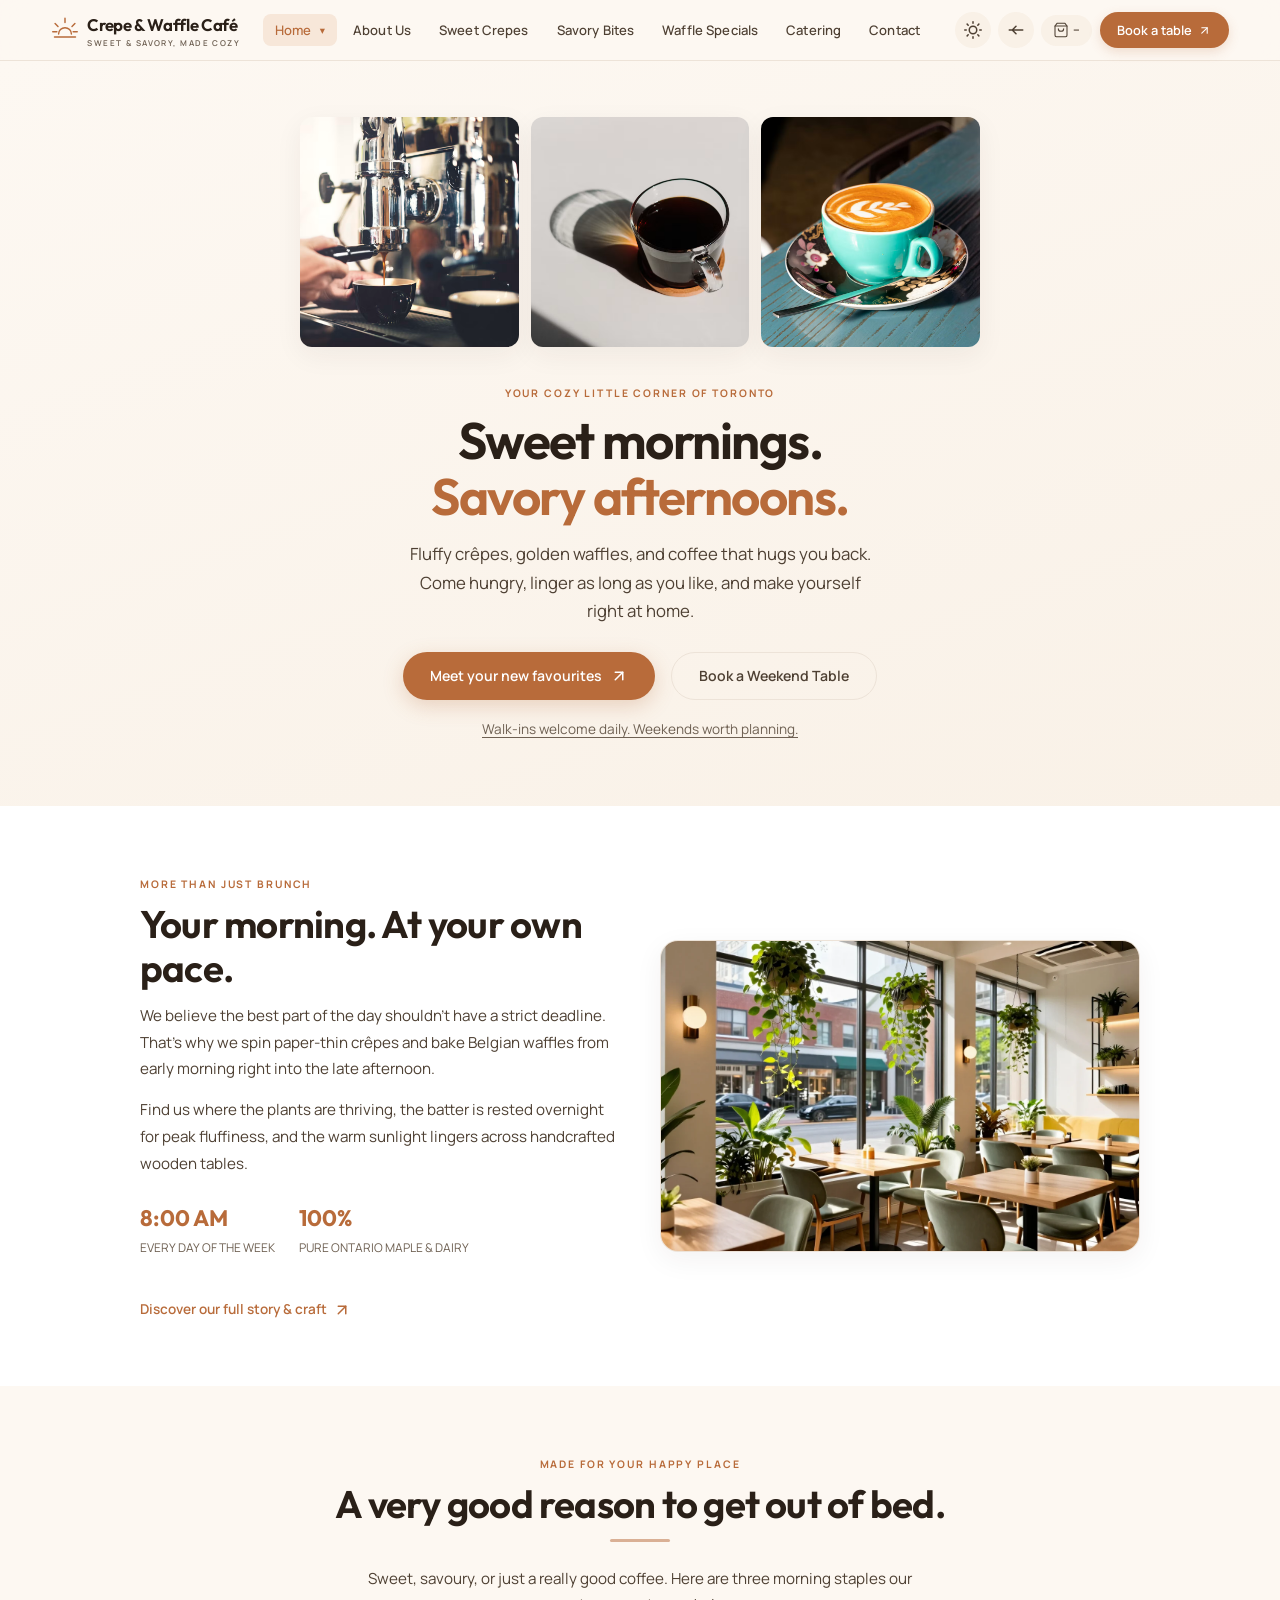
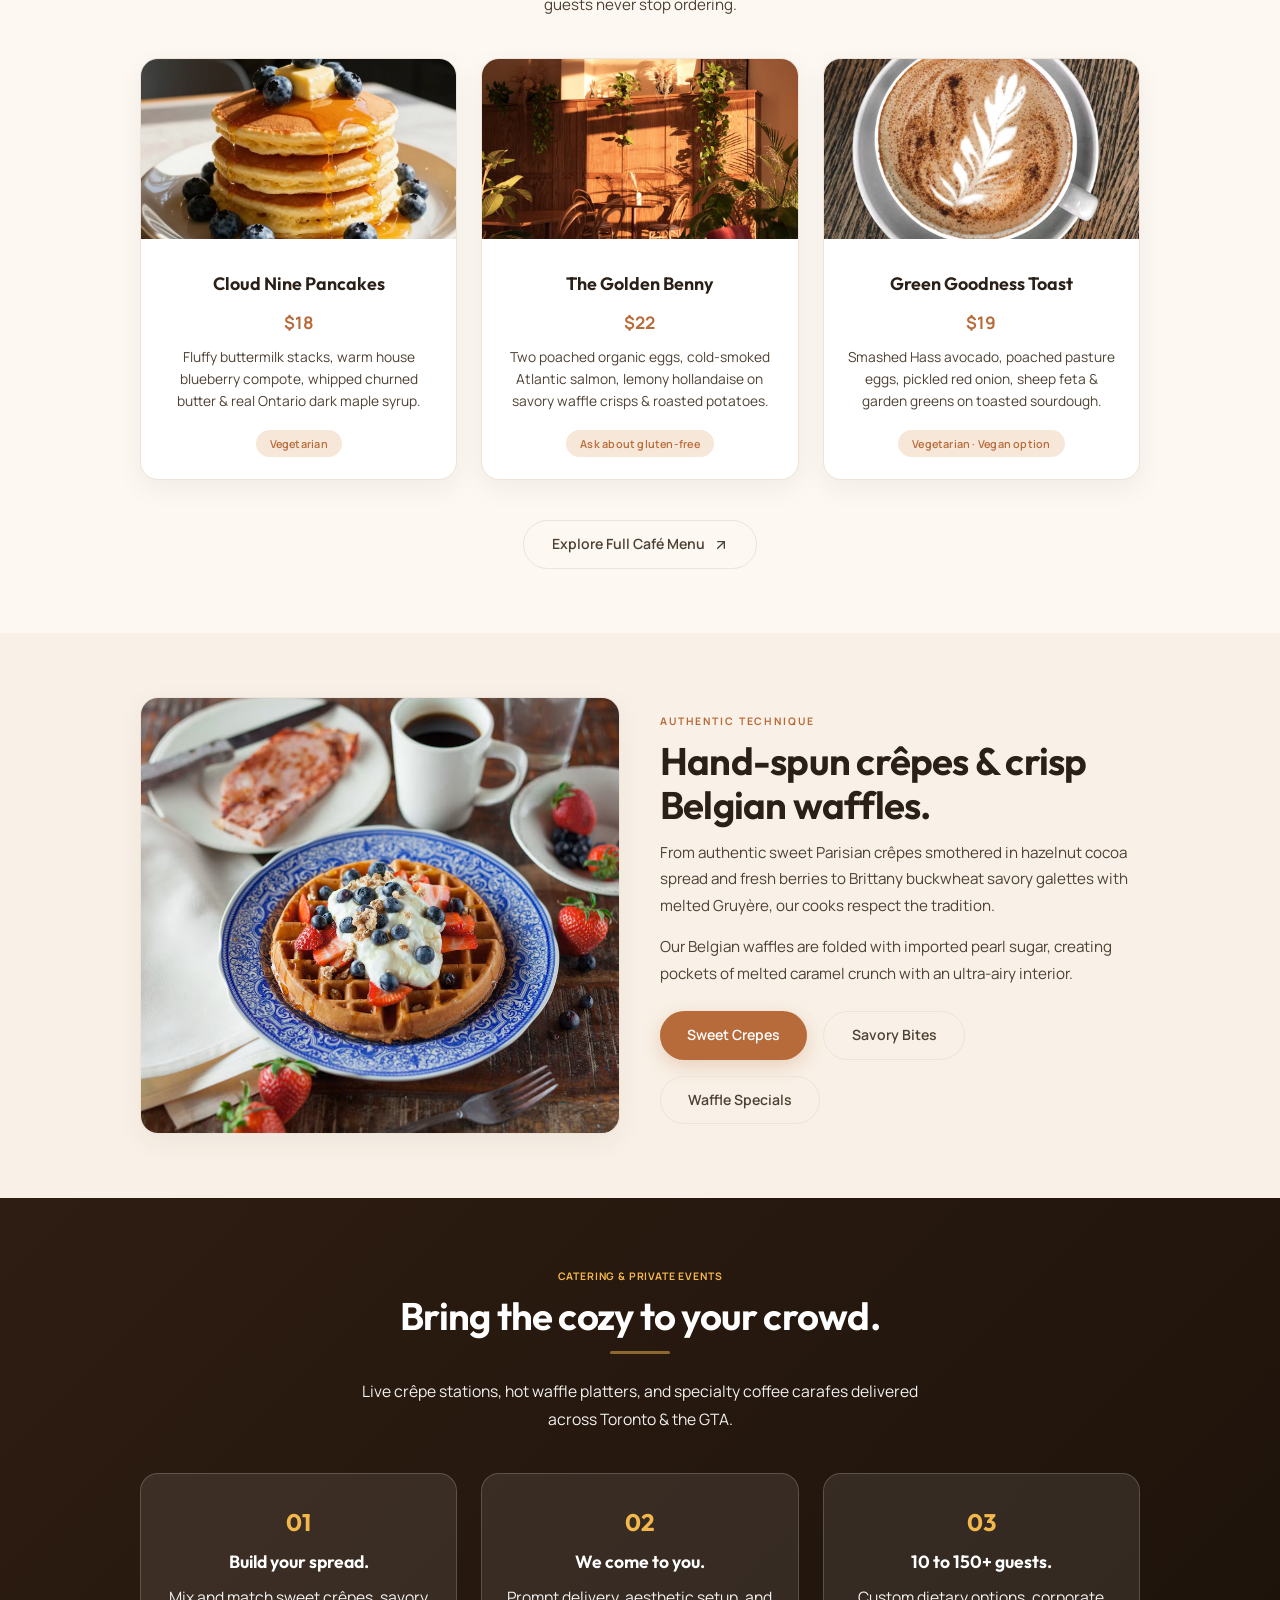
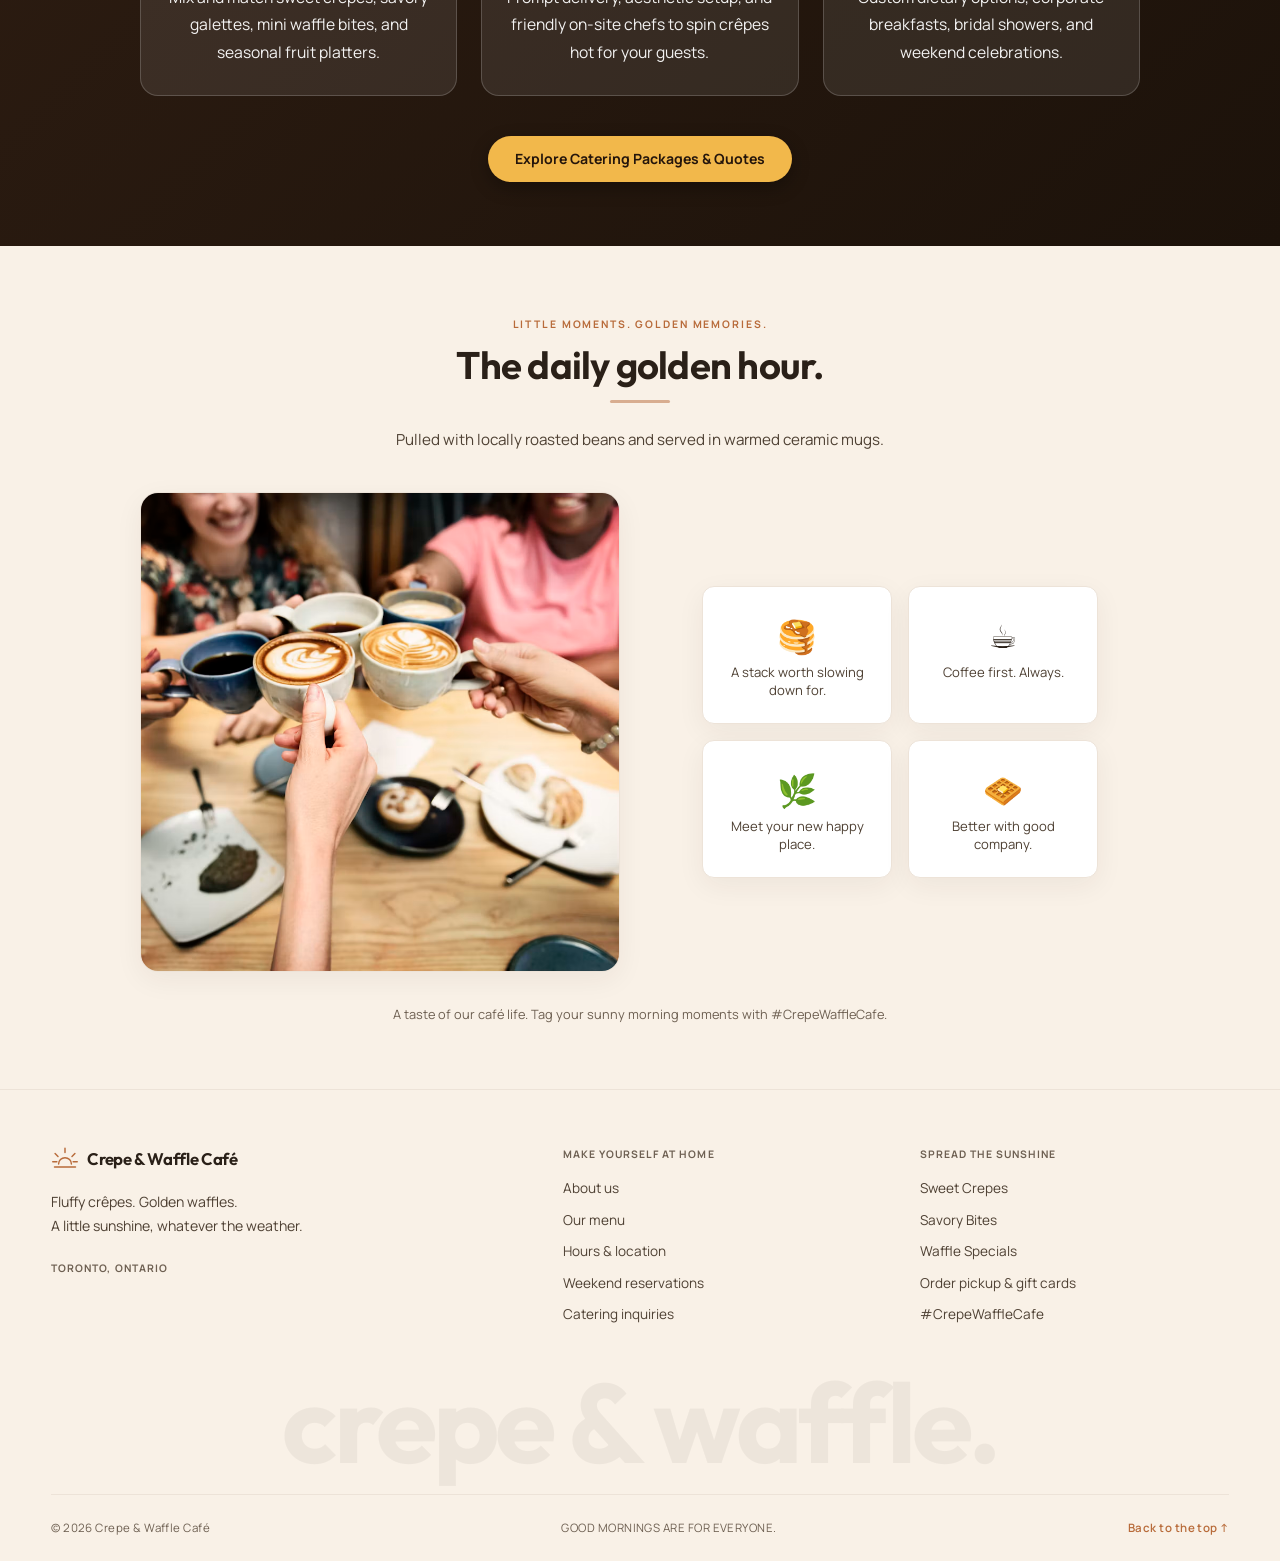
<file: index.html>
<!DOCTYPE html>
<html lang="en">
<head>
  <meta charset="utf-8">
  <meta name="viewport" content="width=device-width, initial-scale=1">
  <title>Crepe & Waffle Café — Cozy combos, sweet & savory</title>
  <meta name="description" content="A cozy crêpe and waffle café in Toronto. Signature combos, sweet and savory menu, catering, and cozy mornings.">
  <link rel="preconnect" href="https://fonts.googleapis.com">
  <link rel="preconnect" href="https://fonts.gstatic.com" crossorigin>
  <link href="https://fonts.googleapis.com/css2?family=Manrope:wght@400;450;500;550;600;650;700&family=Outfit:wght@400;450;500;550;600;650;700&display=swap" rel="stylesheet">
    <link rel="icon" type="image/svg+xml" href="assets/favicon.svg">
  <link rel="stylesheet" href="style.css">
</head>
<body>
  <a class="skip-link" href="#main">Skip to content</a>

  <!-- HEADER -->
  <header class="site-header">
    <a class="wordmark" href="index.html" aria-label="Crepe & Waffle Café home">
      <svg viewBox="0 0 48 48" fill="none" aria-hidden="true">
        <path d="M13 31a11 11 0 0 1 22 0M6 36h36M24 4v7M7 13l5 5M41 13l-5 5M3 27h7M38 27h7" stroke="currentColor" stroke-width="2.5" stroke-linecap="round"/>
      </svg>
      <span>Crepe & Waffle Café<span class="wordmark-caption">SWEET &amp; SAVORY, MADE COZY</span></span>
    </a>

    <nav class="desktop-nav" aria-label="Main navigation">
      <div class="dropdown active">
        <button class="dropbtn" aria-haspopup="true" aria-expanded="false">Home</button>
        <div class="dropdown-content">
          <a href="index.html" class="active">Home 1</a>
          <a href="home2.html">Home 2</a>
        </div>
      </div>
      <a href="about.html">About Us</a>
      <a href="sweet-crepes.html">Sweet Crepes</a>
      <a href="savory-bites.html">Savory Bites</a>
      <a href="waffle-specials.html">Waffle Specials</a>
      <a href="catering.html">Catering</a>
      <a href="contact.html">Contact</a>
    </nav>

            <div class="header-actions">
      <button type="button" class="icon-button theme-toggle-btn" id="theme-toggle" aria-label="Toggle dark mode" title="Toggle dark mode">
        <svg class="sun-icon" xmlns="http://www.w3.org/2000/svg" width="18" height="18" viewBox="0 0 24 24" fill="none" stroke="currentColor" stroke-width="2" stroke-linecap="round" stroke-linejoin="round">
          <circle cx="12" cy="12" r="5"/><path d="M12 1v2M12 21v2M4.2 4.2l1.4 1.4M18.4 18.4l1.4 1.4M1 12h2M21 12h2M4.2 19.8l1.4-1.4M18.4 5.6l1.4-1.4"/>
        </svg>
        <svg class="moon-icon" xmlns="http://www.w3.org/2000/svg" width="18" height="18" viewBox="0 0 24 24" fill="none" stroke="currentColor" stroke-width="2" stroke-linecap="round" stroke-linejoin="round" style="display:none;">
          <path d="M21 12.79A9 9 0 1 1 11.21 3 7 7 0 0 0 21 12.79z"/>
        </svg>
      </button>

      <button type="button" class="icon-button rtl-toggle-btn" id="rtl-toggle" aria-label="Toggle text direction" title="Toggle text direction">
        <svg xmlns="http://www.w3.org/2000/svg" width="18" height="18" viewBox="0 0 24 24" fill="none" stroke="currentColor" stroke-width="2" stroke-linecap="round" stroke-linejoin="round">
          <path d="M17 12H3M21 12h-4M12 7l-5 5 5 5"/>
        </svg>
      </button>

      <a href="menu.html" class="bag-link" aria-label="Shopping bag">
        <svg xmlns="http://www.w3.org/2000/svg" width="16" height="16" viewBox="0 0 24 24" fill="none" stroke="currentColor" stroke-width="1.6" stroke-linecap="round" stroke-linejoin="round">
          <path d="M6 2 3 6v14a2 2 0 0 0 2 2h14a2 2 0 0 0 2-2V6l-3-4Z"/><path d="M3 6h18"/><path d="M16 10a4 4 0 0 1-8 0"/>
        </svg>
        <span class="bag-count">–</span>
      </a>

      <a href="contact.html" class="header-visit">
        <span>Book a table</span>
        <svg xmlns="http://www.w3.org/2000/svg" width="13" height="13" viewBox="0 0 24 24" fill="none" stroke="currentColor" stroke-width="2" stroke-linecap="round" stroke-linejoin="round">
          <path d="M7 7h10v10"/><path d="M7 17 17 7"/>
        </svg>
      </a>

      <button type="button" class="mobile-menu icon-button" id="mobile-menu-toggle" aria-label="Open navigation">
        <svg xmlns="http://www.w3.org/2000/svg" width="22" height="22" viewBox="0 0 24 24" fill="none" stroke="currentColor" stroke-width="2" stroke-linecap="round" stroke-linejoin="round">
          <line x1="4" x2="20" y1="12" y2="12"/><line x1="4" x2="20" y1="6" y2="6"/><line x1="4" x2="20" y1="18" y2="18"/>
        </svg>
      </button>
    </div>
  </header>

      <!-- Mobile nav backdrop & drawer -->
  <div class="mobile-nav-backdrop" id="mobile-backdrop"></div>
  <aside class="mobile-nav-overlay" id="mobile-nav" aria-label="Mobile Navigation Drawer">
    <div class="mobile-nav-header">
      <a class="wordmark" href="index.html">
        <svg viewBox="0 0 48 48" fill="none" aria-hidden="true">
          <path d="M13 31a11 11 0 0 1 22 0M6 36h36M24 4v7M7 13l5 5M41 13l-5 5M3 27h7M38 27h7" stroke="currentColor" stroke-width="2.5" stroke-linecap="round"/>
        </svg>
        <span>Crepe &amp; Waffle Café</span>
      </a>
      <button type="button" class="close-btn" id="mobile-close" aria-label="Close navigation">✕</button>
    </div>

    <div class="mobile-nav-links">
      <div class="mobile-nav-group">
        <span class="mobile-group-title">Home</span>
        <a href="index.html" class="active">Home 1 — Signature Combos</a>
        <a href="home2.html">Home 2 — Morning Special</a>
      </div>

      <div class="mobile-nav-group">
        <span class="mobile-group-title">Menu &amp; Specialties</span>
        <a href="menu.html">Our Menu (All 15 Items)</a>
        <a href="sweet-crepes.html">Sweet Crêpes</a>
        <a href="savory-bites.html">Savory Bites &amp; Galettes</a>
        <a href="waffle-specials.html">Waffle Specials</a>
      </div>

      <div class="mobile-nav-group">
        <span class="mobile-group-title">About &amp; Visits</span>
        <a href="about.html">About Our Story</a>
        <a href="catering.html">Catering &amp; Events</a>
        <a href="contact.html">Contact, Hours &amp; Map</a>
      </div>
    </div>

    <div class="mobile-nav-actions">
      <a href="contact.html" class="btn btn-primary mobile-cta">
        Book a table
        <svg xmlns="http://www.w3.org/2000/svg" width="14" height="14" viewBox="0 0 24 24" fill="none" stroke="currentColor" stroke-width="2" stroke-linecap="round" stroke-linejoin="round" style="display:inline-block; vertical-align:middle; margin-left:4px;">
          <path d="M7 7h10v10"/><path d="M7 17 17 7"/>
        </svg>
      </a>
      <a href="menu.html" class="mobile-bag-cta" aria-label="Shopping bag">
        <span class="mobile-bag-left">
          <svg xmlns="http://www.w3.org/2000/svg" width="16" height="16" viewBox="0 0 24 24" fill="none" stroke="currentColor" stroke-width="1.6" stroke-linecap="round" stroke-linejoin="round">
            <path d="M6 2 3 6v14a2 2 0 0 0 2 2h14a2 2 0 0 0 2-2V6l-3-4Z"/><path d="M3 6h18"/><path d="M16 10a4 4 0 0 1-8 0"/>
          </svg>
          <span>Online Order Bag</span>
        </span>
        <span class="bag-count">–</span>
      </a>
      <div class="mobile-quick-toggles">
        <button type="button" class="mobile-toggle-btn theme-toggle-btn" aria-label="Toggle dark mode">
          <span class="toggle-icon">🌙</span>
          <span class="toggle-text">Dark Mode</span>
        </button>
        <button type="button" class="mobile-toggle-btn rtl-toggle-btn" aria-label="Toggle text direction">
          <span class="toggle-icon">⇄</span>
          <span class="toggle-text">RTL Mode</span>
        </button>
      </div>
    </div>
  </aside>

  <!-- MAIN CONTENT (6 SECTIONS) -->
  <main id="main" class="main-wrap">

    <!-- SECTION 1: HERO -->
    <section class="sec hero" id="sec-hero">
      <div class="hero-inner">
        <div class="hero-images">
          <figure>
            <img src="assets/in1.avif" alt="Fluffy crêpes with fresh berries and Ontario maple syrup">
          </figure>
          <figure>
            <img src="assets/in2.avif" alt="Morning light in our cozy sunlit Toronto dining café">
          </figure>
          <figure>
            <img src="assets/in3.avif" alt="Artisanal flat white coffee served fresh on table">
          </figure>
        </div>
        <span class="sec-label">YOUR COZY LITTLE CORNER OF TORONTO</span>
        <h1>Sweet mornings.<br><span>Savory afternoons.</span></h1>
        <p>Fluffy crêpes, golden waffles, and coffee that hugs you back. Come hungry, linger as long as you like, and make yourself right at home.</p>
        <div style="display:flex; justify-content:center; gap:1rem; flex-wrap:wrap;">
          <a href="menu.html" class="btn btn-primary">Meet your new favourites
            <svg xmlns="http://www.w3.org/2000/svg" width="18" height="18" viewBox="0 0 24 24" fill="none" stroke="currentColor" stroke-width="2" stroke-linecap="round" stroke-linejoin="round">
              <path d="M7 7h10v10"/><path d="M7 17 17 7"/>
            </svg>
          </a>
          <a href="contact.html" class="btn btn-outline">Book a Weekend Table</a>
        </div>
        <a href="contact.html" style="display:inline-block; margin-top:1.2rem; font-size:0.85rem; color:var(--text-muted); text-decoration:underline; text-underline-offset:3px;">Walk-ins welcome daily. Weekends worth planning.</a>
      </div>
    </section>

    <!-- SECTION 2: ABOUT / COZY PHILOSOPHY SPLIT -->
    <section class="sec sec-about" id="sec-philosophy">
      <div class="sec-inner">
        <div class="split-layout">
          <div class="split-content">
            <span class="sec-label">MORE THAN JUST BRUNCH</span>
            <h2 class="sec-title">Your morning. At your own pace.</h2>
            <p>We believe the best part of the day shouldn’t have a strict deadline. That’s why we spin paper-thin crêpes and bake Belgian waffles from early morning right into the late afternoon.</p>
            <p>Find us where the plants are thriving, the batter is rested overnight for peak fluffiness, and the warm sunlight lingers across handcrafted wooden tables.</p>
            <div style="display:flex; gap:1.5rem; margin: 1.5rem 0;">
              <div>
                <strong style="color:var(--primary); font-size:1.4rem; font-family:var(--font-display);">8:00 AM</strong>
                <p style="font-size:0.75rem; color:var(--text-muted); text-transform:uppercase;">Every day of the week</p>
              </div>
              <div>
                <strong style="color:var(--primary); font-size:1.4rem; font-family:var(--font-display);">100%</strong>
                <p style="font-size:0.75rem; color:var(--text-muted); text-transform:uppercase;">Pure Ontario maple &amp; dairy</p>
              </div>
            </div>
            <a href="about.html" class="link-arrow">Discover our full story &amp; craft
              <svg xmlns="http://www.w3.org/2000/svg" width="18" height="18" viewBox="0 0 24 24" fill="none" stroke="currentColor" stroke-width="2" stroke-linecap="round" stroke-linejoin="round">
                <path d="M7 7h10v10"/><path d="M7 17 17 7"/>
              </svg>
            </a>
          </div>
          <div class="split-media">
            <img src="assets/in4.webp" alt="Cozy sunlit café interior with indoor plants">
          </div>
        </div>
      </div>
    </section>

    <!-- SECTION 3: SIGNATURE HIGHLIGHTS -->
    <section class="sec sec-menu" id="sec-specials">
      <div class="sec-inner">
        <div class="sec-header">
          <span class="sec-label">MADE FOR YOUR HAPPY PLACE</span>
          <h2 class="sec-title">A very good reason to get out of bed.</h2>
          <div class="sec-divider"></div>
          <p class="sec-desc">Sweet, savoury, or just a really good coffee. Here are three morning staples our guests never stop ordering.</p>
        </div>
        <div class="menu-grid">
          <article class="menu-card">
            <div class="menu-card-img-wrap">
              <img src="assets/in5.webp" alt="Cloud Nine Pancakes" class="menu-card-img">
            </div>
            <div class="menu-card-body">
              <h3>Cloud Nine Pancakes</h3>
              <span class="price">$18</span>
              <p>Fluffy buttermilk stacks, warm house blueberry compote, whipped churned butter &amp; real Ontario dark maple syrup.</p>
              <span class="tag">Vegetarian</span>
            </div>
          </article>
          <article class="menu-card">
            <div class="menu-card-img-wrap">
              <img src="assets/in6.avif" alt="The Golden Benny" class="menu-card-img">
            </div>
            <div class="menu-card-body">
              <h3>The Golden Benny</h3>
              <span class="price">$22</span>
              <p>Two poached organic eggs, cold-smoked Atlantic salmon, lemony hollandaise on savory waffle crisps &amp; roasted potatoes.</p>
              <span class="tag">Ask about gluten-free</span>
            </div>
          </article>
          <article class="menu-card">
            <div class="menu-card-img-wrap">
              <img src="assets/in7.avif" alt="Green Goodness Toast" class="menu-card-img">
            </div>
            <div class="menu-card-body">
              <h3>Green Goodness Toast</h3>
              <span class="price">$19</span>
              <p>Smashed Hass avocado, poached pasture eggs, pickled red onion, sheep feta &amp; garden greens on toasted sourdough.</p>
              <span class="tag">Vegetarian · Vegan option</span>
            </div>
          </article>
        </div>
        <div style="text-align:center; margin-top:2.5rem;">
          <a href="menu.html" class="btn btn-outline">Explore Full Café Menu
            <svg xmlns="http://www.w3.org/2000/svg" width="16" height="16" viewBox="0 0 24 24" fill="none" stroke="currentColor" stroke-width="2" stroke-linecap="round" stroke-linejoin="round">
              <path d="M7 7h10v10"/><path d="M7 17 17 7"/>
            </svg>
          </a>
        </div>
      </div>
    </section>

    <!-- SECTION 4: SWEET & SAVORY CRAFT SPLIT -->
    <section class="sec sec-sweet" id="sec-craft">
      <div class="sec-inner">
        <div class="split-layout reverse">
          <div class="split-content">
            <span class="sec-label">AUTHENTIC TECHNIQUE</span>
            <h2 class="sec-title">Hand-spun crêpes &amp; crisp Belgian waffles.</h2>
            <p>From authentic sweet Parisian crêpes smothered in hazelnut cocoa spread and fresh berries to Brittany buckwheat savory galettes with melted Gruyère, our cooks respect the tradition.</p>
            <p>Our Belgian waffles are folded with imported pearl sugar, creating pockets of melted caramel crunch with an ultra-airy interior.</p>
            <div style="display:flex; gap:1rem; flex-wrap:wrap; margin-top:1.5rem;">
              <a href="sweet-crepes.html" class="btn btn-primary">Sweet Crepes</a>
              <a href="savory-bites.html" class="btn btn-outline">Savory Bites</a>
              <a href="waffle-specials.html" class="btn btn-outline">Waffle Specials</a>
            </div>
          </div>
          <div class="split-media">
            <img src="assets/in8.avif" alt="Delicate fresh crêpes topped with berries and sauce">
          </div>
        </div>
      </div>
    </section>

    <!-- SECTION 5: CATERING & PRIVATE EVENTS -->
    <section class="sec sec-catering" id="sec-catering">
      <div class="sec-inner">
        <div class="sec-header">
          <span class="sec-label">CATERING &amp; PRIVATE EVENTS</span>
          <h2 class="sec-title">Bring the cozy to your crowd.</h2>
          <div class="sec-divider"></div>
          <p class="sec-desc">Live crêpe stations, hot waffle platters, and specialty coffee carafes delivered across Toronto &amp; the GTA.</p>
        </div>
        <div class="catering-grid">
          <div class="catering-item">
            <div class="cat-num">01</div>
            <h4>Build your spread.</h4>
            <p>Mix and match sweet crêpes, savory galettes, mini waffle bites, and seasonal fruit platters.</p>
          </div>
          <div class="catering-item">
            <div class="cat-num">02</div>
            <h4>We come to you.</h4>
            <p>Prompt delivery, aesthetic setup, and friendly on-site chefs to spin crêpes hot for your guests.</p>
          </div>
          <div class="catering-item">
            <div class="cat-num">03</div>
            <h4>10 to 150+ guests.</h4>
            <p>Custom dietary options, corporate breakfasts, bridal showers, and weekend celebrations.</p>
          </div>
        </div>
        <div style="text-align:center; margin-top:2.5rem;">
          <a href="catering.html" class="btn btn-primary" style="background:var(--gold); color:#2e1f14;">Explore Catering Packages &amp; Quotes</a>
        </div>
      </div>
    </section>

    <!-- SECTION 6: COFFEE & DAILY MOMENTS -->
    <section class="sec sec-moments" id="sec-moments">
      <div class="sec-inner">
        <div class="sec-header">
          <span class="sec-label">LITTLE MOMENTS. GOLDEN MEMORIES.</span>
          <h2 class="sec-title">The daily golden hour.</h2>
          <div class="sec-divider"></div>
          <p class="sec-desc">Pulled with locally roasted beans and served in warmed ceramic mugs.</p>
        </div>
        <div class="split-layout" style="align-items: center; margin-bottom: 2rem;">
          <div class="split-media">
            <img src="assets/in9.avif" alt="Velvety specialty flat white coffee in sunlit café">
          </div>
          <div class="moments-flex">
            <div class="moment-box">
              <span class="m-emoji" aria-hidden="true">🥞</span>
              <p>A stack worth slowing down for.</p>
            </div>
            <div class="moment-box">
              <span class="m-emoji" aria-hidden="true">☕</span>
              <p>Coffee first. Always.</p>
            </div>
            <div class="moment-box">
              <span class="m-emoji" aria-hidden="true">🌿</span>
              <p>Meet your new happy place.</p>
            </div>
            <div class="moment-box">
              <span class="m-emoji" aria-hidden="true">🧇</span>
              <p>Better with good company.</p>
            </div>
          </div>
        </div>
        <p class="moments-footer">A taste of our café life. Tag your sunny morning moments with #CrepeWaffleCafe.</p>
      </div>
    </section>

  </main>

  <!-- FOOTER -->
  <footer class="site-footer">
    <div class="footer-top">
      <div>
        <a class="wordmark" href="index.html">
          <svg viewBox="0 0 48 48" fill="none" aria-hidden="true">
            <path d="M13 31a11 11 0 0 1 22 0M6 36h36M24 4v7M7 13l5 5M41 13l-5 5M3 27h7M38 27h7" stroke="currentColor" stroke-width="2.5" stroke-linecap="round"/>
          </svg>
          <span>Crepe & Waffle Café</span>
        </a>
        <p>Fluffy crêpes. Golden waffles.<br>A little sunshine, whatever the weather.</p>
        <span class="eyebrow">TORONTO, ONTARIO</span>
      </div>
      <div class="footer-links">
        <span class="eyebrow">MAKE YOURSELF AT HOME</span>
        <a href="about.html">About us</a>
        <a href="menu.html">Our menu</a>
        <a href="contact.html">Hours &amp; location</a>
        <a href="contact.html">Weekend reservations</a>
        <a href="catering.html">Catering inquiries</a>
      </div>
      <div class="footer-links">
        <span class="eyebrow">SPREAD THE SUNSHINE</span>
        <a href="sweet-crepes.html">Sweet Crepes</a>
        <a href="savory-bites.html">Savory Bites</a>
        <a href="waffle-specials.html">Waffle Specials</a>
        <a href="contact.html">Order pickup &amp; gift cards</a>
        <a href="https://www.instagram.com/explore/tags/crepewafflecafe/" target="_blank" rel="noreferrer">#CrepeWaffleCafe</a>
      </div>
    </div>
    <div class="footer-display" aria-hidden="true">crepe & waffle.</div>
    <div class="footer-bottom">
      <span>© 2026 Crepe & Waffle Café</span>
      <span>GOOD MORNINGS ARE FOR EVERYONE.</span>
      <a href="#main">Back to the top ↑</a>
    </div>
  </footer>

  <script src="script.js"></script>
</body>
</html>
</file>
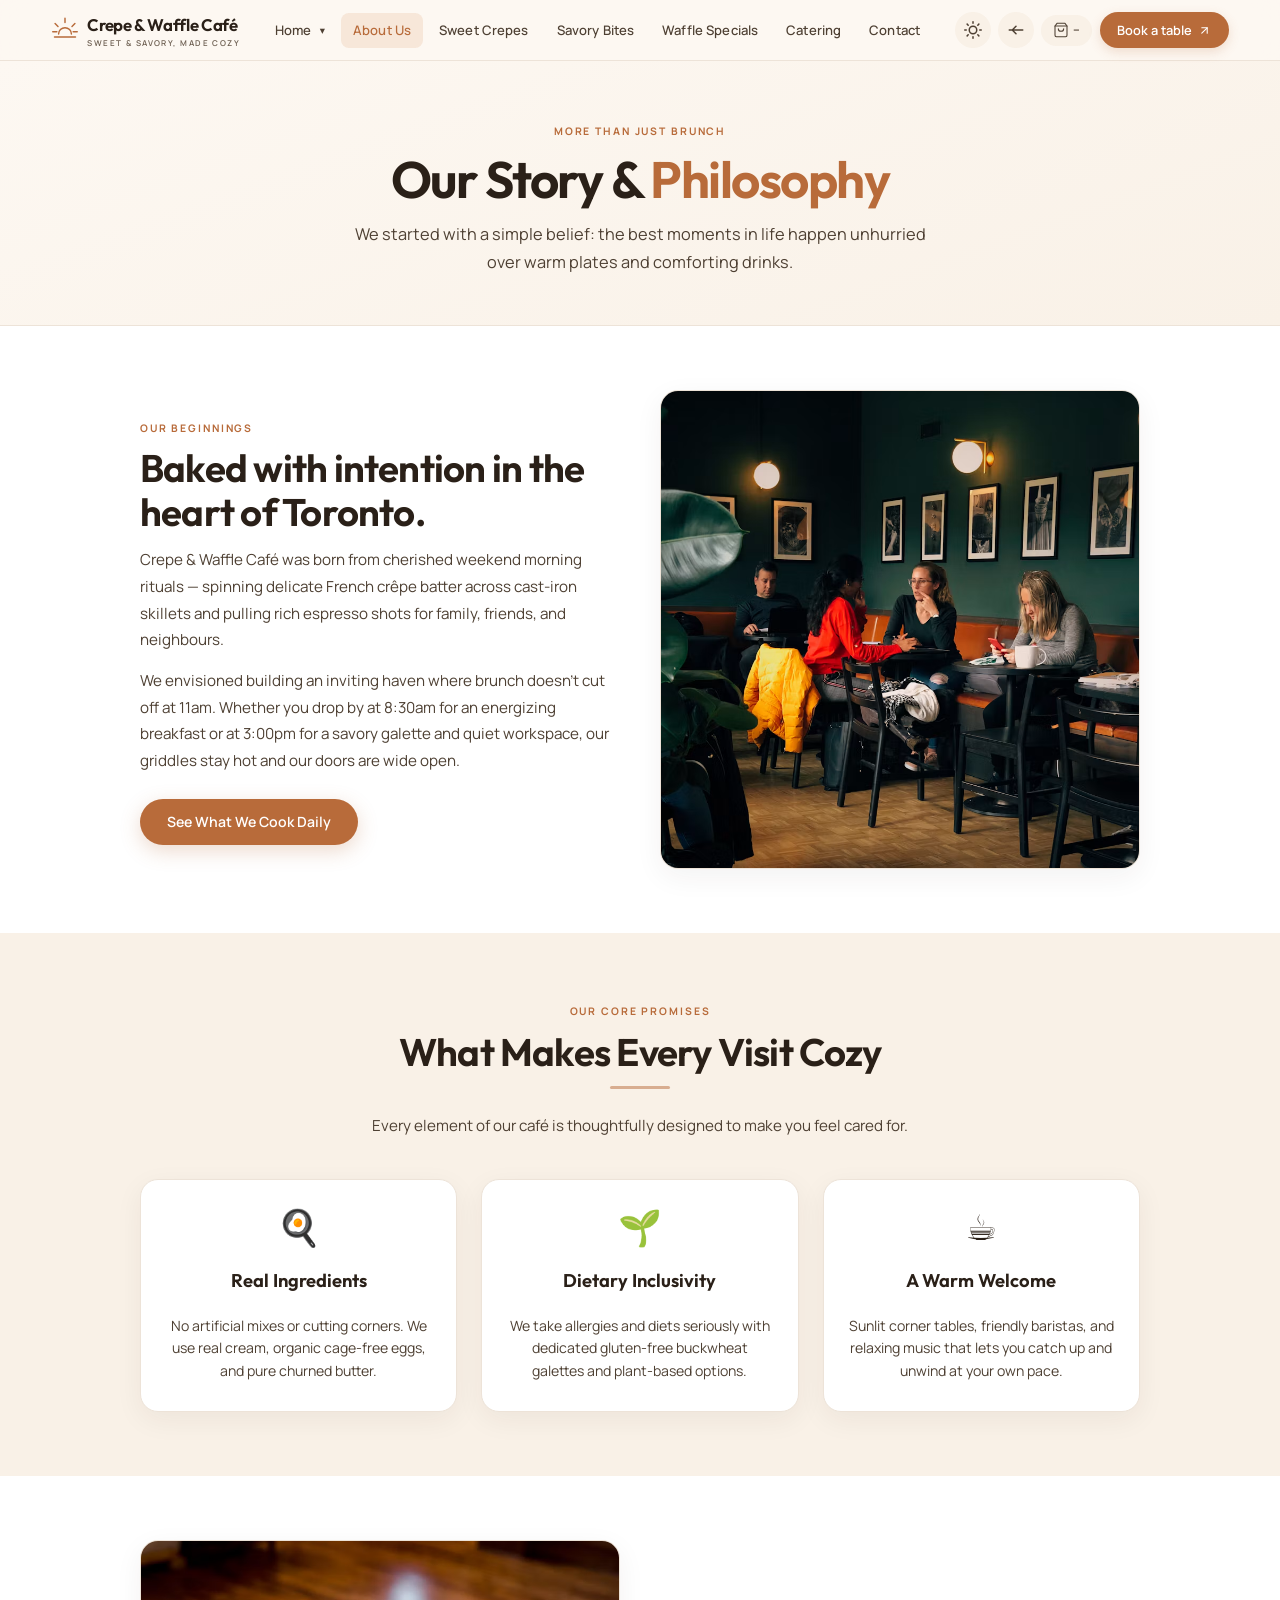
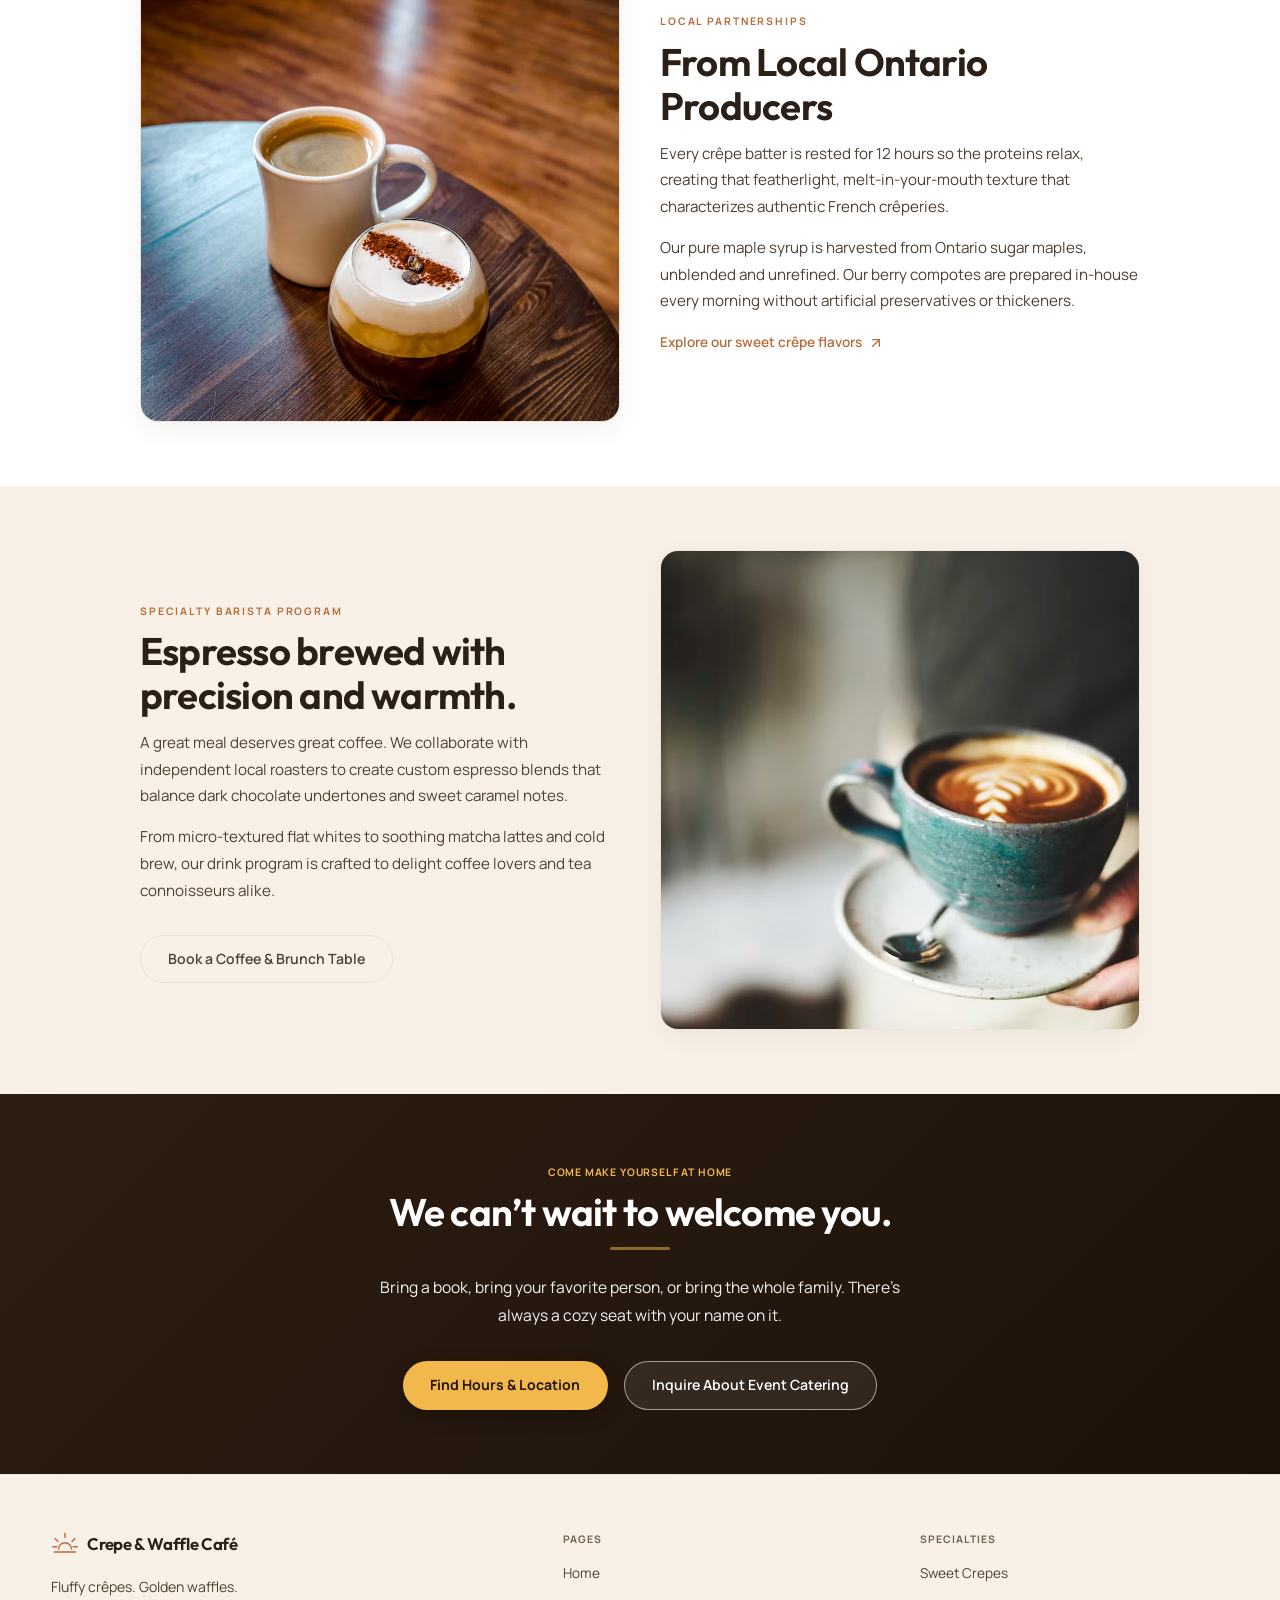
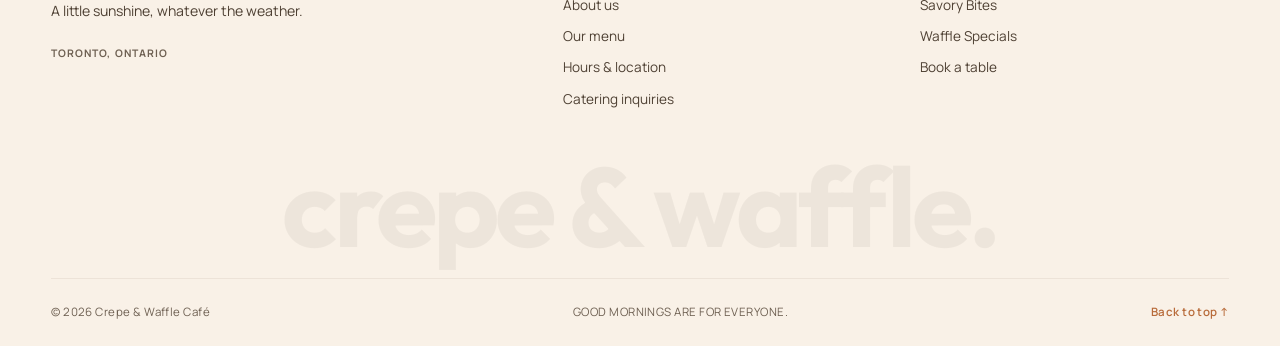
<file: about.html>
<!DOCTYPE html>
<html lang="en">
<head>
  <meta charset="utf-8">
  <meta name="viewport" content="width=device-width, initial-scale=1">
  <title>About Us — Our Story & Philosophy | Crepe & Waffle Café</title>
  <meta name="description" content="Discover our story, craft, and passion for slow mornings, artisanal crêpes, and cozy café culture in Toronto.">
  <link rel="preconnect" href="https://fonts.googleapis.com">
  <link rel="preconnect" href="https://fonts.gstatic.com" crossorigin>
  <link href="https://fonts.googleapis.com/css2?family=Manrope:wght@400;450;500;550;600;650;700&family=Outfit:wght@400;450;500;550;600;650;700&display=swap" rel="stylesheet">
    <link rel="icon" type="image/svg+xml" href="assets/favicon.svg">
  <link rel="stylesheet" href="style.css">
</head>
<body>
  <a class="skip-link" href="#main">Skip to content</a>

  <!-- HEADER -->
  <header class="site-header">
    <a class="wordmark" href="index.html" aria-label="Crepe & Waffle Café home">
      <svg viewBox="0 0 48 48" fill="none" aria-hidden="true">
        <path d="M13 31a11 11 0 0 1 22 0M6 36h36M24 4v7M7 13l5 5M41 13l-5 5M3 27h7M38 27h7" stroke="currentColor" stroke-width="2.5" stroke-linecap="round"/>
      </svg>
      <span>Crepe & Waffle Café<span class="wordmark-caption">SWEET &amp; SAVORY, MADE COZY</span></span>
    </a>

    <nav class="desktop-nav" aria-label="Main navigation">
      <div class="dropdown">
        <button class="dropbtn" aria-haspopup="true" aria-expanded="false">Home</button>
        <div class="dropdown-content">
          <a href="index.html">Home 1</a>
          <a href="home2.html">Home 2</a>
        </div>
      </div>
      <a href="about.html" class="active">About Us</a>
      <a href="sweet-crepes.html">Sweet Crepes</a>
      <a href="savory-bites.html">Savory Bites</a>
      <a href="waffle-specials.html">Waffle Specials</a>
      <a href="catering.html">Catering</a>
      <a href="contact.html">Contact</a>
    </nav>

            <div class="header-actions">
      <button type="button" class="icon-button theme-toggle-btn" id="theme-toggle" aria-label="Toggle dark mode" title="Toggle dark mode">
        <svg class="sun-icon" xmlns="http://www.w3.org/2000/svg" width="18" height="18" viewBox="0 0 24 24" fill="none" stroke="currentColor" stroke-width="2" stroke-linecap="round" stroke-linejoin="round">
          <circle cx="12" cy="12" r="5"/><path d="M12 1v2M12 21v2M4.2 4.2l1.4 1.4M18.4 18.4l1.4 1.4M1 12h2M21 12h2M4.2 19.8l1.4-1.4M18.4 5.6l1.4-1.4"/>
        </svg>
        <svg class="moon-icon" xmlns="http://www.w3.org/2000/svg" width="18" height="18" viewBox="0 0 24 24" fill="none" stroke="currentColor" stroke-width="2" stroke-linecap="round" stroke-linejoin="round" style="display:none;">
          <path d="M21 12.79A9 9 0 1 1 11.21 3 7 7 0 0 0 21 12.79z"/>
        </svg>
      </button>

      <button type="button" class="icon-button rtl-toggle-btn" id="rtl-toggle" aria-label="Toggle text direction" title="Toggle text direction">
        <svg xmlns="http://www.w3.org/2000/svg" width="18" height="18" viewBox="0 0 24 24" fill="none" stroke="currentColor" stroke-width="2" stroke-linecap="round" stroke-linejoin="round">
          <path d="M17 12H3M21 12h-4M12 7l-5 5 5 5"/>
        </svg>
      </button>

      <a href="menu.html" class="bag-link" aria-label="Shopping bag">
        <svg xmlns="http://www.w3.org/2000/svg" width="16" height="16" viewBox="0 0 24 24" fill="none" stroke="currentColor" stroke-width="1.6" stroke-linecap="round" stroke-linejoin="round">
          <path d="M6 2 3 6v14a2 2 0 0 0 2 2h14a2 2 0 0 0 2-2V6l-3-4Z"/><path d="M3 6h18"/><path d="M16 10a4 4 0 0 1-8 0"/>
        </svg>
        <span class="bag-count">–</span>
      </a>

      <a href="contact.html" class="header-visit">
        <span>Book a table</span>
        <svg xmlns="http://www.w3.org/2000/svg" width="13" height="13" viewBox="0 0 24 24" fill="none" stroke="currentColor" stroke-width="2" stroke-linecap="round" stroke-linejoin="round">
          <path d="M7 7h10v10"/><path d="M7 17 17 7"/>
        </svg>
      </a>

      <button type="button" class="mobile-menu icon-button" id="mobile-menu-toggle" aria-label="Open navigation">
        <svg xmlns="http://www.w3.org/2000/svg" width="22" height="22" viewBox="0 0 24 24" fill="none" stroke="currentColor" stroke-width="2" stroke-linecap="round" stroke-linejoin="round">
          <line x1="4" x2="20" y1="12" y2="12"/><line x1="4" x2="20" y1="6" y2="6"/><line x1="4" x2="20" y1="18" y2="18"/>
        </svg>
      </button>
    </div>
  </header>

      <!-- Mobile nav backdrop & drawer -->
  <div class="mobile-nav-backdrop" id="mobile-backdrop"></div>
  <aside class="mobile-nav-overlay" id="mobile-nav" aria-label="Mobile Navigation Drawer">
    <div class="mobile-nav-header">
      <a class="wordmark" href="index.html">
        <svg viewBox="0 0 48 48" fill="none" aria-hidden="true">
          <path d="M13 31a11 11 0 0 1 22 0M6 36h36M24 4v7M7 13l5 5M41 13l-5 5M3 27h7M38 27h7" stroke="currentColor" stroke-width="2.5" stroke-linecap="round"/>
        </svg>
        <span>Crepe &amp; Waffle Café</span>
      </a>
      <button type="button" class="close-btn" id="mobile-close" aria-label="Close navigation">✕</button>
    </div>

    <div class="mobile-nav-links">
      <div class="mobile-nav-group">
        <span class="mobile-group-title">Home</span>
        <a href="index.html">Home 1 — Signature Combos</a>
        <a href="home2.html">Home 2 — Morning Special</a>
      </div>

      <div class="mobile-nav-group">
        <span class="mobile-group-title">Menu &amp; Specialties</span>
        <a href="menu.html">Our Menu (All 15 Items)</a>
        <a href="sweet-crepes.html">Sweet Crêpes</a>
        <a href="savory-bites.html">Savory Bites &amp; Galettes</a>
        <a href="waffle-specials.html">Waffle Specials</a>
      </div>

      <div class="mobile-nav-group">
        <span class="mobile-group-title">About &amp; Visits</span>
        <a href="about.html" class="active">About Our Story</a>
        <a href="catering.html">Catering &amp; Events</a>
        <a href="contact.html">Contact, Hours &amp; Map</a>
      </div>
    </div>

    <div class="mobile-nav-actions">
      <a href="contact.html" class="btn btn-primary mobile-cta">
        Book a table
        <svg xmlns="http://www.w3.org/2000/svg" width="14" height="14" viewBox="0 0 24 24" fill="none" stroke="currentColor" stroke-width="2" stroke-linecap="round" stroke-linejoin="round" style="display:inline-block; vertical-align:middle; margin-left:4px;">
          <path d="M7 7h10v10"/><path d="M7 17 17 7"/>
        </svg>
      </a>
      <a href="menu.html" class="mobile-bag-cta" aria-label="Shopping bag">
        <span class="mobile-bag-left">
          <svg xmlns="http://www.w3.org/2000/svg" width="16" height="16" viewBox="0 0 24 24" fill="none" stroke="currentColor" stroke-width="1.6" stroke-linecap="round" stroke-linejoin="round">
            <path d="M6 2 3 6v14a2 2 0 0 0 2 2h14a2 2 0 0 0 2-2V6l-3-4Z"/><path d="M3 6h18"/><path d="M16 10a4 4 0 0 1-8 0"/>
          </svg>
          <span>Online Order Bag</span>
        </span>
        <span class="bag-count">–</span>
      </a>
      <div class="mobile-quick-toggles">
        <button type="button" class="mobile-toggle-btn theme-toggle-btn" aria-label="Toggle dark mode">
          <span class="toggle-icon">🌙</span>
          <span class="toggle-text">Dark Mode</span>
        </button>
        <button type="button" class="mobile-toggle-btn rtl-toggle-btn" aria-label="Toggle text direction">
          <span class="toggle-icon">⇄</span>
          <span class="toggle-text">RTL Mode</span>
        </button>
      </div>
    </div>
  </aside>

  <!-- MAIN CONTENT (6 SECTIONS) -->
  <main id="main" class="main-wrap">

    <!-- SECTION 1: BANNER -->
    <section class="page-banner" id="about-banner">
      <span class="sec-label">MORE THAN JUST BRUNCH</span>
      <h1>Our Story &amp; <span>Philosophy</span></h1>
      <p>We started with a simple belief: the best moments in life happen unhurried over warm plates and comforting drinks.</p>
    </section>

    <!-- SECTION 2: THE STORY & ROOTS SPLIT -->
    <section class="sec sec-about" id="about-roots">
      <div class="sec-inner">
        <div class="split-layout">
          <div class="split-content">
            <span class="sec-label">OUR BEGINNINGS</span>
            <h2 class="sec-title">Baked with intention in the heart of Toronto.</h2>
            <p>Crepe &amp; Waffle Café was born from cherished weekend morning rituals — spinning delicate French crêpe batter across cast-iron skillets and pulling rich espresso shots for family, friends, and neighbours.</p>
            <p>We envisioned building an inviting haven where brunch doesn't cut off at 11am. Whether you drop by at 8:30am for an energizing breakfast or at 3:00pm for a savory galette and quiet workspace, our griddles stay hot and our doors are wide open.</p>
            <div style="margin-top:1.5rem;">
              <a href="menu.html" class="btn btn-primary">See What We Cook Daily</a>
            </div>
          </div>
          <div class="split-media">
            <img src="assets/ab1.avif" alt="Our sunlit Toronto café interior">
          </div>
        </div>
      </div>
    </section>

    <!-- SECTION 3: CORE PILLARS & VALUES -->
    <section class="sec sec-sweet" id="about-pillars">
      <div class="sec-inner">
        <div class="sec-header">
          <span class="sec-label">OUR CORE PROMISES</span>
          <h2 class="sec-title">What Makes Every Visit Cozy</h2>
          <div class="sec-divider"></div>
          <p class="sec-desc">Every element of our café is thoughtfully designed to make you feel cared for.</p>
        </div>
        <div class="values-grid">
          <div class="value-card">
            <div class="value-icon">🍳</div>
            <h3>Real Ingredients</h3>
            <p>No artificial mixes or cutting corners. We use real cream, organic cage-free eggs, and pure churned butter.</p>
          </div>
          <div class="value-card">
            <div class="value-icon">🌱</div>
            <h3>Dietary Inclusivity</h3>
            <p>We take allergies and diets seriously with dedicated gluten-free buckwheat galettes and plant-based options.</p>
          </div>
          <div class="value-card">
            <div class="value-icon">☕</div>
            <h3>A Warm Welcome</h3>
            <p>Sunlit corner tables, friendly baristas, and relaxing music that lets you catch up and unwind at your own pace.</p>
          </div>
        </div>
      </div>
    </section>

    <!-- SECTION 4: LOCAL INGREDIENT SOURCING SPLIT -->
    <section class="sec sec-savory" id="about-sourcing">
      <div class="sec-inner">
        <div class="split-layout reverse">
          <div class="split-content">
            <span class="sec-label">LOCAL PARTNERSHIPS</span>
            <h2 class="sec-title">From Local Ontario Producers</h2>
            <p>Every crêpe batter is rested for 12 hours so the proteins relax, creating that featherlight, melt-in-your-mouth texture that characterizes authentic French crêperies.</p>
            <p>Our pure maple syrup is harvested from Ontario sugar maples, unblended and unrefined. Our berry compotes are prepared in-house every morning without artificial preservatives or thickeners.</p>
            <a href="sweet-crepes.html" class="link-arrow">Explore our sweet crêpe flavors
              <svg xmlns="http://www.w3.org/2000/svg" width="16" height="16" viewBox="0 0 24 24" fill="none" stroke="currentColor" stroke-width="2" stroke-linecap="round" stroke-linejoin="round">
                <path d="M7 7h10v10"/><path d="M7 17 17 7"/>
              </svg>
            </a>
          </div>
          <div class="split-media">
            <img src="assets/ab2.avif" alt="Handmade crêpes prepared with fresh fruit">
          </div>
        </div>
      </div>
    </section>

    <!-- SECTION 5: SPECIALTY COFFEE CRAFT SPLIT -->
    <section class="sec sec-waffle" id="about-coffee">
      <div class="sec-inner">
        <div class="split-layout">
          <div class="split-content">
            <span class="sec-label">SPECIALTY BARISTA PROGRAM</span>
            <h2 class="sec-title">Espresso brewed with precision and warmth.</h2>
            <p>A great meal deserves great coffee. We collaborate with independent local roasters to create custom espresso blends that balance dark chocolate undertones and sweet caramel notes.</p>
            <p>From micro-textured flat whites to soothing matcha lattes and cold brew, our drink program is crafted to delight coffee lovers and tea connoisseurs alike.</p>
            <a href="contact.html" class="btn btn-outline" style="margin-top:1rem;">Book a Coffee &amp; Brunch Table</a>
          </div>
          <div class="split-media">
            <img src="assets/ab3.avif" alt="Barista pulling a fresh flat white espresso">
          </div>
        </div>
      </div>
    </section>

    <!-- SECTION 6: COMMUNITY & VISIT -->
    <section class="sec sec-catering" id="about-community">
      <div class="sec-inner" style="text-align:center;">
        <span class="sec-label">COME MAKE YOURSELF AT HOME</span>
        <h2 class="sec-title">We can’t wait to welcome you.</h2>
        <div class="sec-divider"></div>
        <p class="sec-desc" style="margin: 0 auto 2rem;">Bring a book, bring your favorite person, or bring the whole family. There’s always a cozy seat with your name on it.</p>
        <div style="display:flex; justify-content:center; gap:1rem; flex-wrap:wrap;">
          <a href="contact.html" class="btn btn-primary" style="background:var(--gold); color:#2e1f14;">Find Hours &amp; Location</a>
          <a href="catering.html" class="btn btn-outline" style="color:#fff; border-color:rgba(255,255,255,0.4);">Inquire About Event Catering</a>
        </div>
      </div>
    </section>

  </main>

  <!-- FOOTER -->
  <footer class="site-footer">
    <div class="footer-top">
      <div>
        <a class="wordmark" href="index.html">
          <svg viewBox="0 0 48 48" fill="none" aria-hidden="true">
            <path d="M13 31a11 11 0 0 1 22 0M6 36h36M24 4v7M7 13l5 5M41 13l-5 5M3 27h7M38 27h7" stroke="currentColor" stroke-width="2.5" stroke-linecap="round"/>
          </svg>
          <span>Crepe & Waffle Café</span>
        </a>
        <p>Fluffy crêpes. Golden waffles.<br>A little sunshine, whatever the weather.</p>
        <span class="eyebrow">TORONTO, ONTARIO</span>
      </div>
      <div class="footer-links">
        <span class="eyebrow">PAGES</span>
        <a href="index.html">Home</a>
        <a href="about.html">About us</a>
        <a href="menu.html">Our menu</a>
        <a href="contact.html">Hours &amp; location</a>
        <a href="catering.html">Catering inquiries</a>
      </div>
      <div class="footer-links">
        <span class="eyebrow">SPECIALTIES</span>
        <a href="sweet-crepes.html">Sweet Crepes</a>
        <a href="savory-bites.html">Savory Bites</a>
        <a href="waffle-specials.html">Waffle Specials</a>
        <a href="contact.html">Book a table</a>
      </div>
    </div>
    <div class="footer-display" aria-hidden="true">crepe & waffle.</div>
    <div class="footer-bottom">
      <span>© 2026 Crepe & Waffle Café</span>
      <span>GOOD MORNINGS ARE FOR EVERYONE.</span>
      <a href="#main">Back to top ↑</a>
    </div>
  </footer>

  <script src="script.js"></script>
</body>
</html>
</file>
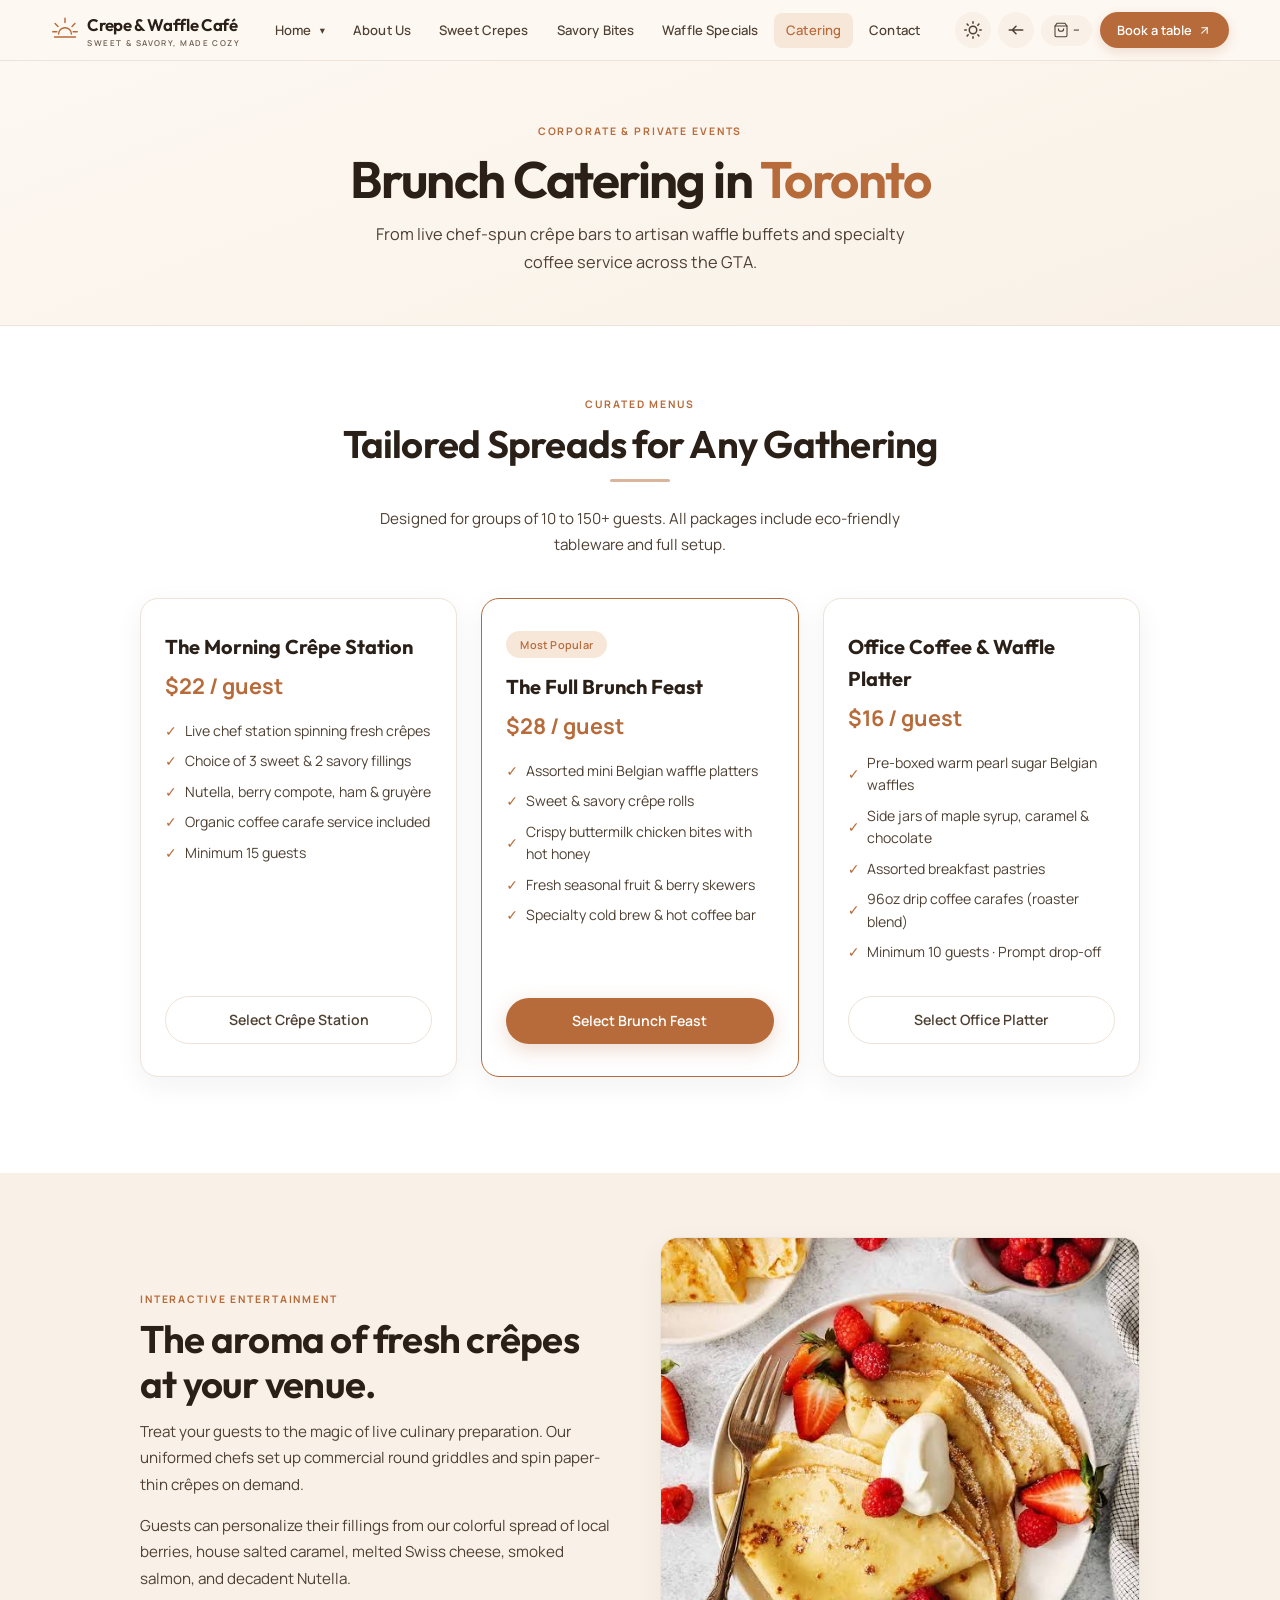
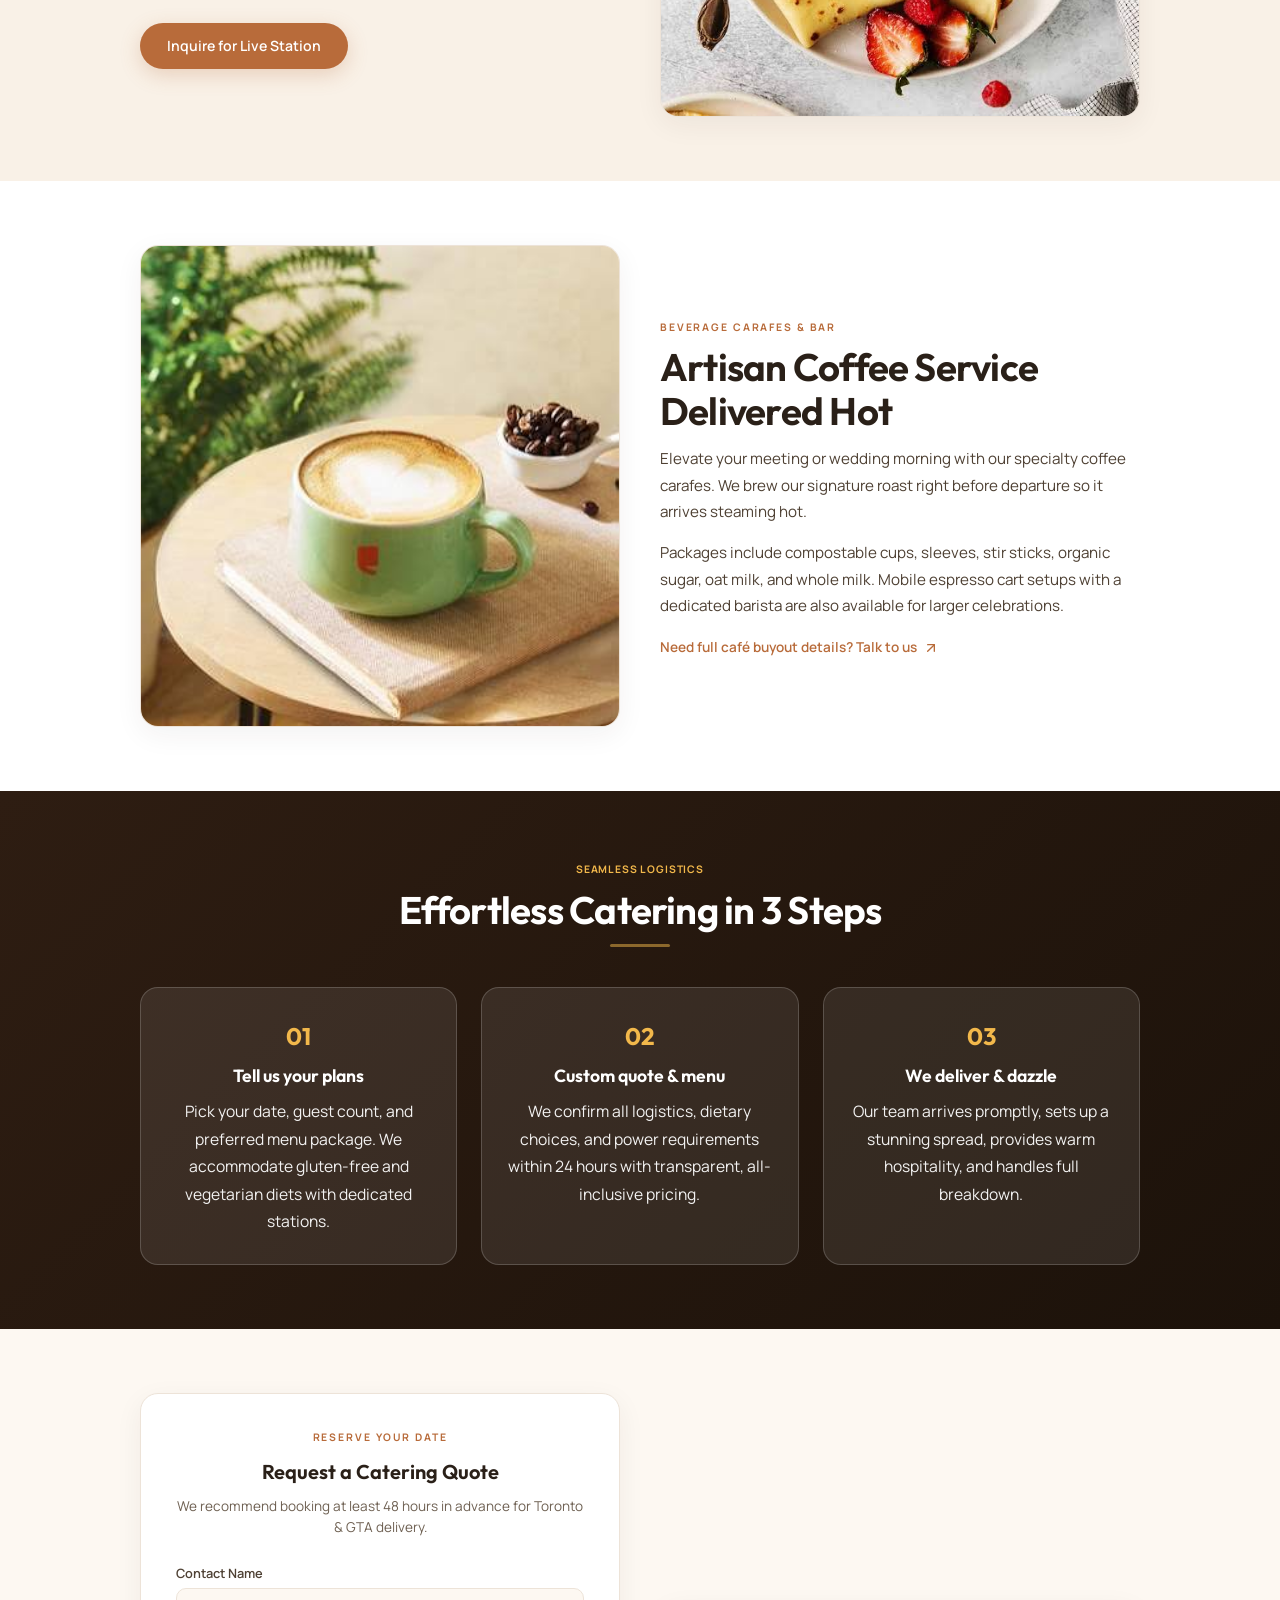
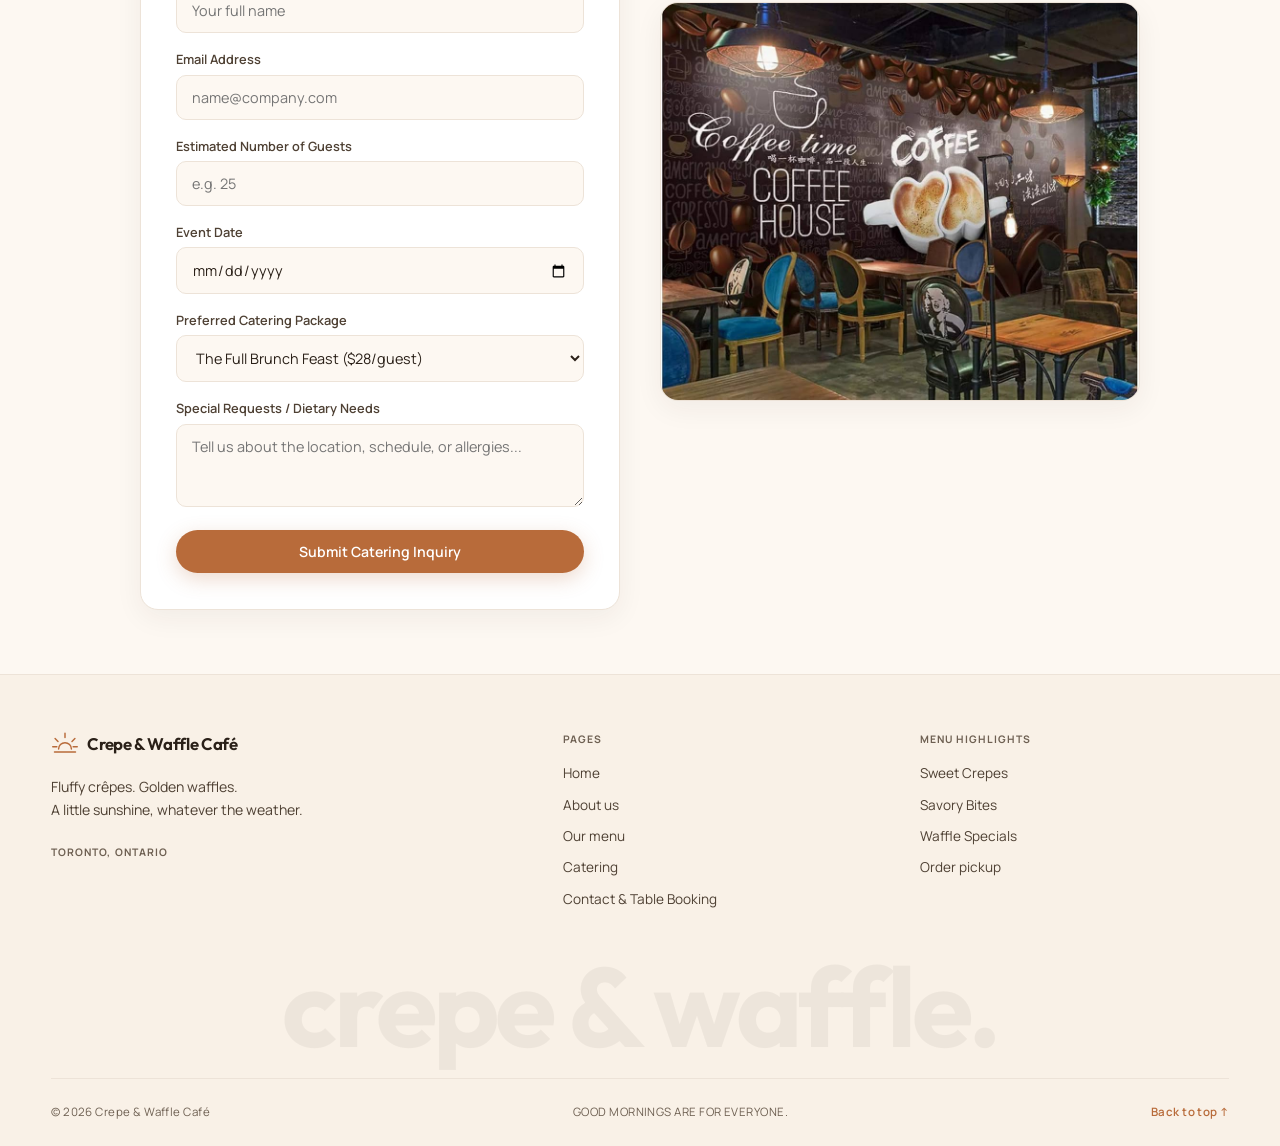
<file: catering.html>
<!DOCTYPE html>
<html lang="en">
<head>
  <meta charset="utf-8">
  <meta name="viewport" content="width=device-width, initial-scale=1">
  <title>Catering &amp; Events — Live Crêpe &amp; Waffle Stations | Crepe & Waffle Café</title>
  <meta name="description" content="Bring the cozy brunch experience to your office, wedding, or celebration in Toronto with our mobile crêpe and waffle catering packages.">
  <link rel="preconnect" href="https://fonts.googleapis.com">
  <link rel="preconnect" href="https://fonts.gstatic.com" crossorigin>
  <link href="https://fonts.googleapis.com/css2?family=Manrope:wght@400;450;500;550;600;650;700&family=Outfit:wght@400;450;500;550;600;650;700&display=swap" rel="stylesheet">
    <link rel="icon" type="image/svg+xml" href="assets/favicon.svg">
  <link rel="stylesheet" href="style.css">
</head>
<body>
  <a class="skip-link" href="#main">Skip to content</a>

  <!-- HEADER -->
  <header class="site-header">
    <a class="wordmark" href="index.html" aria-label="Crepe & Waffle Café home">
      <svg viewBox="0 0 48 48" fill="none" aria-hidden="true">
        <path d="M13 31a11 11 0 0 1 22 0M6 36h36M24 4v7M7 13l5 5M41 13l-5 5M3 27h7M38 27h7" stroke="currentColor" stroke-width="2.5" stroke-linecap="round"/>
      </svg>
      <span>Crepe & Waffle Café<span class="wordmark-caption">SWEET &amp; SAVORY, MADE COZY</span></span>
    </a>

    <nav class="desktop-nav" aria-label="Main navigation">
      <div class="dropdown">
        <button class="dropbtn" aria-haspopup="true" aria-expanded="false">Home</button>
        <div class="dropdown-content">
          <a href="index.html">Home 1</a>
          <a href="home2.html">Home 2</a>
        </div>
      </div>
      <a href="about.html">About Us</a>
      <a href="sweet-crepes.html">Sweet Crepes</a>
      <a href="savory-bites.html">Savory Bites</a>
      <a href="waffle-specials.html">Waffle Specials</a>
      <a href="catering.html" class="active">Catering</a>
      <a href="contact.html">Contact</a>
    </nav>

            <div class="header-actions">
      <button type="button" class="icon-button theme-toggle-btn" id="theme-toggle" aria-label="Toggle dark mode" title="Toggle dark mode">
        <svg class="sun-icon" xmlns="http://www.w3.org/2000/svg" width="18" height="18" viewBox="0 0 24 24" fill="none" stroke="currentColor" stroke-width="2" stroke-linecap="round" stroke-linejoin="round">
          <circle cx="12" cy="12" r="5"/><path d="M12 1v2M12 21v2M4.2 4.2l1.4 1.4M18.4 18.4l1.4 1.4M1 12h2M21 12h2M4.2 19.8l1.4-1.4M18.4 5.6l1.4-1.4"/>
        </svg>
        <svg class="moon-icon" xmlns="http://www.w3.org/2000/svg" width="18" height="18" viewBox="0 0 24 24" fill="none" stroke="currentColor" stroke-width="2" stroke-linecap="round" stroke-linejoin="round" style="display:none;">
          <path d="M21 12.79A9 9 0 1 1 11.21 3 7 7 0 0 0 21 12.79z"/>
        </svg>
      </button>

      <button type="button" class="icon-button rtl-toggle-btn" id="rtl-toggle" aria-label="Toggle text direction" title="Toggle text direction">
        <svg xmlns="http://www.w3.org/2000/svg" width="18" height="18" viewBox="0 0 24 24" fill="none" stroke="currentColor" stroke-width="2" stroke-linecap="round" stroke-linejoin="round">
          <path d="M17 12H3M21 12h-4M12 7l-5 5 5 5"/>
        </svg>
      </button>

      <a href="menu.html" class="bag-link" aria-label="Shopping bag">
        <svg xmlns="http://www.w3.org/2000/svg" width="16" height="16" viewBox="0 0 24 24" fill="none" stroke="currentColor" stroke-width="1.6" stroke-linecap="round" stroke-linejoin="round">
          <path d="M6 2 3 6v14a2 2 0 0 0 2 2h14a2 2 0 0 0 2-2V6l-3-4Z"/><path d="M3 6h18"/><path d="M16 10a4 4 0 0 1-8 0"/>
        </svg>
        <span class="bag-count">–</span>
      </a>

      <a href="contact.html" class="header-visit">
        <span>Book a table</span>
        <svg xmlns="http://www.w3.org/2000/svg" width="13" height="13" viewBox="0 0 24 24" fill="none" stroke="currentColor" stroke-width="2" stroke-linecap="round" stroke-linejoin="round">
          <path d="M7 7h10v10"/><path d="M7 17 17 7"/>
        </svg>
      </a>

      <button type="button" class="mobile-menu icon-button" id="mobile-menu-toggle" aria-label="Open navigation">
        <svg xmlns="http://www.w3.org/2000/svg" width="22" height="22" viewBox="0 0 24 24" fill="none" stroke="currentColor" stroke-width="2" stroke-linecap="round" stroke-linejoin="round">
          <line x1="4" x2="20" y1="12" y2="12"/><line x1="4" x2="20" y1="6" y2="6"/><line x1="4" x2="20" y1="18" y2="18"/>
        </svg>
      </button>
    </div>
  </header>

      <!-- Mobile nav backdrop & drawer -->
  <div class="mobile-nav-backdrop" id="mobile-backdrop"></div>
  <aside class="mobile-nav-overlay" id="mobile-nav" aria-label="Mobile Navigation Drawer">
    <div class="mobile-nav-header">
      <a class="wordmark" href="index.html">
        <svg viewBox="0 0 48 48" fill="none" aria-hidden="true">
          <path d="M13 31a11 11 0 0 1 22 0M6 36h36M24 4v7M7 13l5 5M41 13l-5 5M3 27h7M38 27h7" stroke="currentColor" stroke-width="2.5" stroke-linecap="round"/>
        </svg>
        <span>Crepe &amp; Waffle Café</span>
      </a>
      <button type="button" class="close-btn" id="mobile-close" aria-label="Close navigation">✕</button>
    </div>

    <div class="mobile-nav-links">
      <div class="mobile-nav-group">
        <span class="mobile-group-title">Home</span>
        <a href="index.html">Home 1 — Signature Combos</a>
        <a href="home2.html">Home 2 — Morning Special</a>
      </div>

      <div class="mobile-nav-group">
        <span class="mobile-group-title">Menu &amp; Specialties</span>
        <a href="menu.html">Our Menu (All 15 Items)</a>
        <a href="sweet-crepes.html">Sweet Crêpes</a>
        <a href="savory-bites.html">Savory Bites &amp; Galettes</a>
        <a href="waffle-specials.html">Waffle Specials</a>
      </div>

      <div class="mobile-nav-group">
        <span class="mobile-group-title">About &amp; Visits</span>
        <a href="about.html">About Our Story</a>
        <a href="catering.html" class="active">Catering &amp; Events</a>
        <a href="contact.html">Contact, Hours &amp; Map</a>
      </div>
    </div>

    <div class="mobile-nav-actions">
      <a href="contact.html" class="btn btn-primary mobile-cta">
        Book a table
        <svg xmlns="http://www.w3.org/2000/svg" width="14" height="14" viewBox="0 0 24 24" fill="none" stroke="currentColor" stroke-width="2" stroke-linecap="round" stroke-linejoin="round" style="display:inline-block; vertical-align:middle; margin-left:4px;">
          <path d="M7 7h10v10"/><path d="M7 17 17 7"/>
        </svg>
      </a>
      <a href="menu.html" class="mobile-bag-cta" aria-label="Shopping bag">
        <span class="mobile-bag-left">
          <svg xmlns="http://www.w3.org/2000/svg" width="16" height="16" viewBox="0 0 24 24" fill="none" stroke="currentColor" stroke-width="1.6" stroke-linecap="round" stroke-linejoin="round">
            <path d="M6 2 3 6v14a2 2 0 0 0 2 2h14a2 2 0 0 0 2-2V6l-3-4Z"/><path d="M3 6h18"/><path d="M16 10a4 4 0 0 1-8 0"/>
          </svg>
          <span>Online Order Bag</span>
        </span>
        <span class="bag-count">–</span>
      </a>
      <div class="mobile-quick-toggles">
        <button type="button" class="mobile-toggle-btn theme-toggle-btn" aria-label="Toggle dark mode">
          <span class="toggle-icon">🌙</span>
          <span class="toggle-text">Dark Mode</span>
        </button>
        <button type="button" class="mobile-toggle-btn rtl-toggle-btn" aria-label="Toggle text direction">
          <span class="toggle-icon">⇄</span>
          <span class="toggle-text">RTL Mode</span>
        </button>
      </div>
    </div>
  </aside>

  <!-- MAIN CONTENT (6 SECTIONS) -->
  <main id="main" class="main-wrap">

    <!-- SECTION 1: BANNER -->
    <section class="page-banner" id="cat-banner">
      <span class="sec-label">CORPORATE &amp; PRIVATE EVENTS</span>
      <h1>Brunch Catering in <span>Toronto</span></h1>
      <p>From live chef-spun crêpe bars to artisan waffle buffets and specialty coffee service across the GTA.</p>
    </section>

    <!-- SECTION 2: PACKAGES -->
    <section class="sec sec-about" id="cat-packages">
      <div class="sec-inner">
        <div class="sec-header">
          <span class="sec-label">CURATED MENUS</span>
          <h2 class="sec-title">Tailored Spreads for Any Gathering</h2>
          <div class="sec-divider"></div>
          <p class="sec-desc">Designed for groups of 10 to 150+ guests. All packages include eco-friendly tableware and full setup.</p>
        </div>

        <div class="packages-grid">
          <div class="package-card">
            <h3>The Morning Crêpe Station</h3>
            <div class="package-price">$22 / guest</div>
            <ul>
              <li>Live chef station spinning fresh crêpes</li>
              <li>Choice of 3 sweet &amp; 2 savory fillings</li>
              <li>Nutella, berry compote, ham &amp; gruyère</li>
              <li>Organic coffee carafe service included</li>
              <li>Minimum 15 guests</li>
            </ul>
            <a href="#cat-form" class="btn btn-outline">Select Crêpe Station</a>
          </div>

          <div class="package-card" style="border-color: var(--primary);">
            <div class="tag" style="margin-bottom:0.8rem; align-self: flex-start;">Most Popular</div>
            <h3>The Full Brunch Feast</h3>
            <div class="package-price">$28 / guest</div>
            <ul>
              <li>Assorted mini Belgian waffle platters</li>
              <li>Sweet &amp; savory crêpe rolls</li>
              <li>Crispy buttermilk chicken bites with hot honey</li>
              <li>Fresh seasonal fruit &amp; berry skewers</li>
              <li>Specialty cold brew &amp; hot coffee bar</li>
            </ul>
            <a href="#cat-form" class="btn btn-primary">Select Brunch Feast</a>
          </div>

          <div class="package-card">
            <h3>Office Coffee &amp; Waffle Platter</h3>
            <div class="package-price">$16 / guest</div>
            <ul>
              <li>Pre-boxed warm pearl sugar Belgian waffles</li>
              <li>Side jars of maple syrup, caramel &amp; chocolate</li>
              <li>Assorted breakfast pastries</li>
              <li>96oz drip coffee carafes (roaster blend)</li>
              <li>Minimum 10 guests · Prompt drop-off</li>
            </ul>
            <a href="#cat-form" class="btn btn-outline">Select Office Platter</a>
          </div>
        </div>
      </div>
    </section>

    <!-- SECTION 3: LIVE CHEF CRÊPE STATION SPLIT -->
    <section class="sec sec-sweet" id="cat-experience">
      <div class="sec-inner">
        <div class="split-layout">
          <div class="split-content">
            <span class="sec-label">INTERACTIVE ENTERTAINMENT</span>
            <h2 class="sec-title">The aroma of fresh crêpes at your venue.</h2>
            <p>Treat your guests to the magic of live culinary preparation. Our uniformed chefs set up commercial round griddles and spin paper-thin crêpes on demand.</p>
            <p>Guests can personalize their fillings from our colorful spread of local berries, house salted caramel, melted Swiss cheese, smoked salmon, and decadent Nutella.</p>
            <a href="#cat-form" class="btn btn-primary" style="margin-top:1rem;">Inquire for Live Station</a>
          </div>
          <div class="split-media">
            <img src="assets/c1.jpeg" alt="Fresh catering crêpe spread with berries">
          </div>
        </div>
      </div>
    </section>

    <!-- SECTION 4: COFFEE & DRINK SERVICE SPLIT -->
    <section class="sec sec-savory" id="cat-coffee">
      <div class="sec-inner">
        <div class="split-layout reverse">
          <div class="split-content">
            <span class="sec-label">BEVERAGE CARAFES &amp; BAR</span>
            <h2 class="sec-title">Artisan Coffee Service Delivered Hot</h2>
            <p>Elevate your meeting or wedding morning with our specialty coffee carafes. We brew our signature roast right before departure so it arrives steaming hot.</p>
            <p>Packages include compostable cups, sleeves, stir sticks, organic sugar, oat milk, and whole milk. Mobile espresso cart setups with a dedicated barista are also available for larger celebrations.</p>
            <a href="contact.html" class="link-arrow">Need full café buyout details? Talk to us
              <svg xmlns="http://www.w3.org/2000/svg" width="16" height="16" viewBox="0 0 24 24" fill="none" stroke="currentColor" stroke-width="2" stroke-linecap="round" stroke-linejoin="round">
                <path d="M7 7h10v10"/><path d="M7 17 17 7"/>
              </svg>
            </a>
          </div>
          <div class="split-media">
            <img src="assets/c5.jpeg" alt="Specialty espresso coffee for catering">
          </div>
        </div>
      </div>
    </section>

    <!-- SECTION 5: HOW IT WORKS -->
    <section class="sec sec-catering" id="cat-steps">
      <div class="sec-inner">
        <div class="sec-header">
          <span class="sec-label">SEAMLESS LOGISTICS</span>
          <h2 class="sec-title">Effortless Catering in 3 Steps</h2>
          <div class="sec-divider"></div>
        </div>
        <div class="catering-grid">
          <div class="catering-item">
            <div class="cat-num">01</div>
            <h4>Tell us your plans</h4>
            <p>Pick your date, guest count, and preferred menu package. We accommodate gluten-free and vegetarian diets with dedicated stations.</p>
          </div>
          <div class="catering-item">
            <div class="cat-num">02</div>
            <h4>Custom quote &amp; menu</h4>
            <p>We confirm all logistics, dietary choices, and power requirements within 24 hours with transparent, all-inclusive pricing.</p>
          </div>
          <div class="catering-item">
            <div class="cat-num">03</div>
            <h4>We deliver &amp; dazzle</h4>
            <p>Our team arrives promptly, sets up a stunning spread, provides warm hospitality, and handles full breakdown.</p>
          </div>
        </div>
      </div>
    </section>

    <!-- SECTION 6: INQUIRY FORM -->
    <section class="sec sec-contact" id="cat-form">
      <div class="sec-inner">
        <div class="split-layout">
          <div class="contact-form-box" style="width: 100%;">
            <span class="sec-label" style="text-align:center; display:block;">RESERVE YOUR DATE</span>
            <h3 style="margin-bottom:0.5rem;">Request a Catering Quote</h3>
            <p style="text-align:center; font-size:0.85rem; color:var(--text-muted); margin-bottom:1.5rem;">We recommend booking at least 48 hours in advance for Toronto &amp; GTA delivery.</p>
            <form id="enquiry-form">
              <div class="form-group">
                <label for="cat-name">Contact Name</label>
                <input type="text" id="cat-name" name="name" required placeholder="Your full name">
              </div>
              <div class="form-group">
                <label for="cat-email">Email Address</label>
                <input type="email" id="cat-email" name="email" required placeholder="name@company.com">
              </div>
              <div class="form-group">
                <label for="cat-guests">Estimated Number of Guests</label>
                <input type="number" id="cat-guests" name="guests" min="10" placeholder="e.g. 25" required>
              </div>
              <div class="form-group">
                <label for="cat-date">Event Date</label>
                <input type="date" id="cat-date" name="date" required>
              </div>
              <div class="form-group">
                <label for="cat-package">Preferred Catering Package</label>
                <select id="cat-package" name="package">
                  <option value="crepe-station">The Morning Crêpe Station ($22/guest)</option>
                  <option value="brunch-feast" selected>The Full Brunch Feast ($28/guest)</option>
                  <option value="office-platter">Office Coffee &amp; Waffle Platter ($16/guest)</option>
                  <option value="custom">Custom Menu / Full Buyout</option>
                </select>
              </div>
              <div class="form-group">
                <label for="cat-notes">Special Requests / Dietary Needs</label>
                <textarea id="cat-notes" name="message" rows="3" placeholder="Tell us about the location, schedule, or allergies..."></textarea>
              </div>
              <div style="text-align:center;">
                <button type="submit" class="btn btn-primary" style="width:100%;">Submit Catering Inquiry</button>
              </div>
              <p class="form-feedback" id="form-feedback">Catering inquiry sent! We will follow up within 24 hours.</p>
            </form>
          </div>
          <div class="split-media">
            <img src="assets/c3.jpg" alt="Cozy cafe environment for events">
          </div>
        </div>
      </div>
    </section>

  </main>

  <!-- FOOTER -->
  <footer class="site-footer">
    <div class="footer-top">
      <div>
        <a class="wordmark" href="index.html">
          <svg viewBox="0 0 48 48" fill="none" aria-hidden="true">
            <path d="M13 31a11 11 0 0 1 22 0M6 36h36M24 4v7M7 13l5 5M41 13l-5 5M3 27h7M38 27h7" stroke="currentColor" stroke-width="2.5" stroke-linecap="round"/>
          </svg>
          <span>Crepe & Waffle Café</span>
        </a>
        <p>Fluffy crêpes. Golden waffles.<br>A little sunshine, whatever the weather.</p>
        <span class="eyebrow">TORONTO, ONTARIO</span>
      </div>
      <div class="footer-links">
        <span class="eyebrow">PAGES</span>
        <a href="index.html">Home</a>
        <a href="about.html">About us</a>
        <a href="menu.html">Our menu</a>
        <a href="catering.html">Catering</a>
        <a href="contact.html">Contact &amp; Table Booking</a>
      </div>
      <div class="footer-links">
        <span class="eyebrow">MENU HIGHLIGHTS</span>
        <a href="sweet-crepes.html">Sweet Crepes</a>
        <a href="savory-bites.html">Savory Bites</a>
        <a href="waffle-specials.html">Waffle Specials</a>
        <a href="contact.html">Order pickup</a>
      </div>
    </div>
    <div class="footer-display" aria-hidden="true">crepe & waffle.</div>
    <div class="footer-bottom">
      <span>© 2026 Crepe & Waffle Café</span>
      <span>GOOD MORNINGS ARE FOR EVERYONE.</span>
      <a href="#main">Back to top ↑</a>
    </div>
  </footer>

  <script src="script.js"></script>
</body>
</html>
</file>
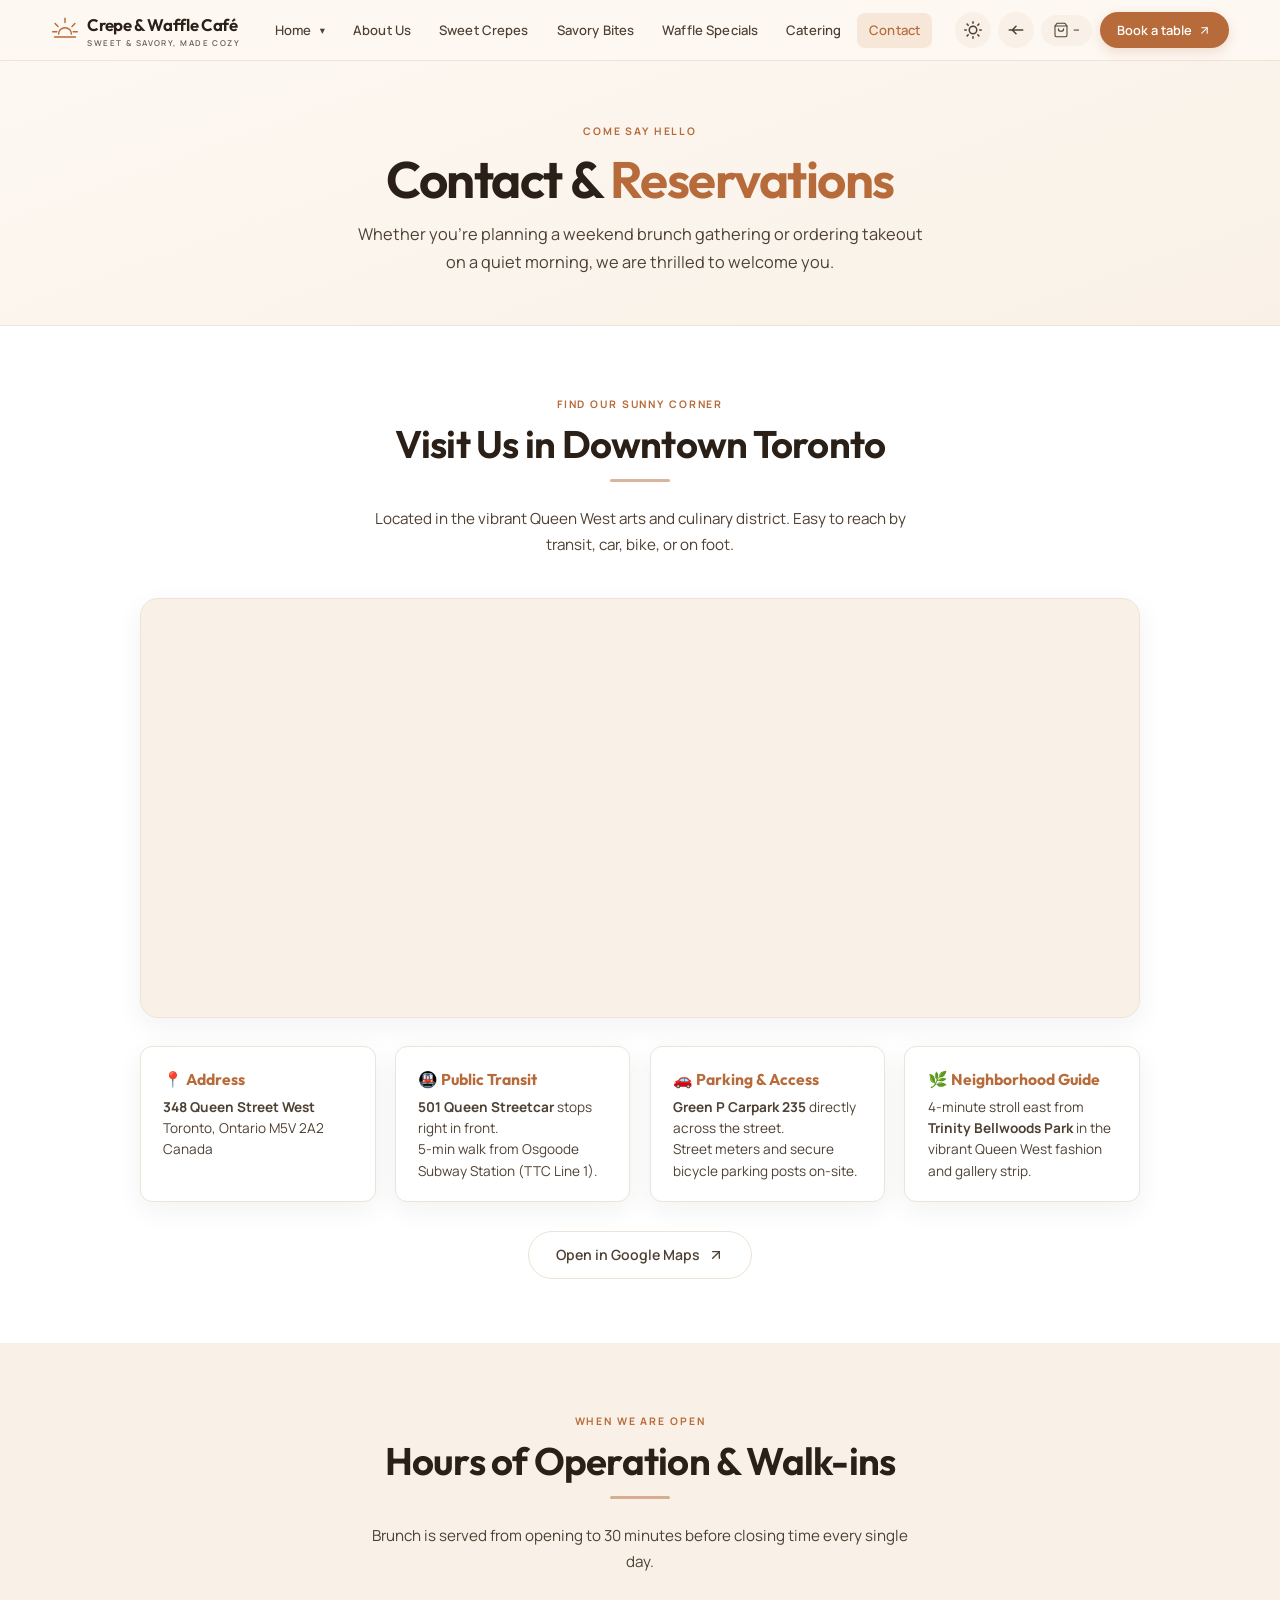
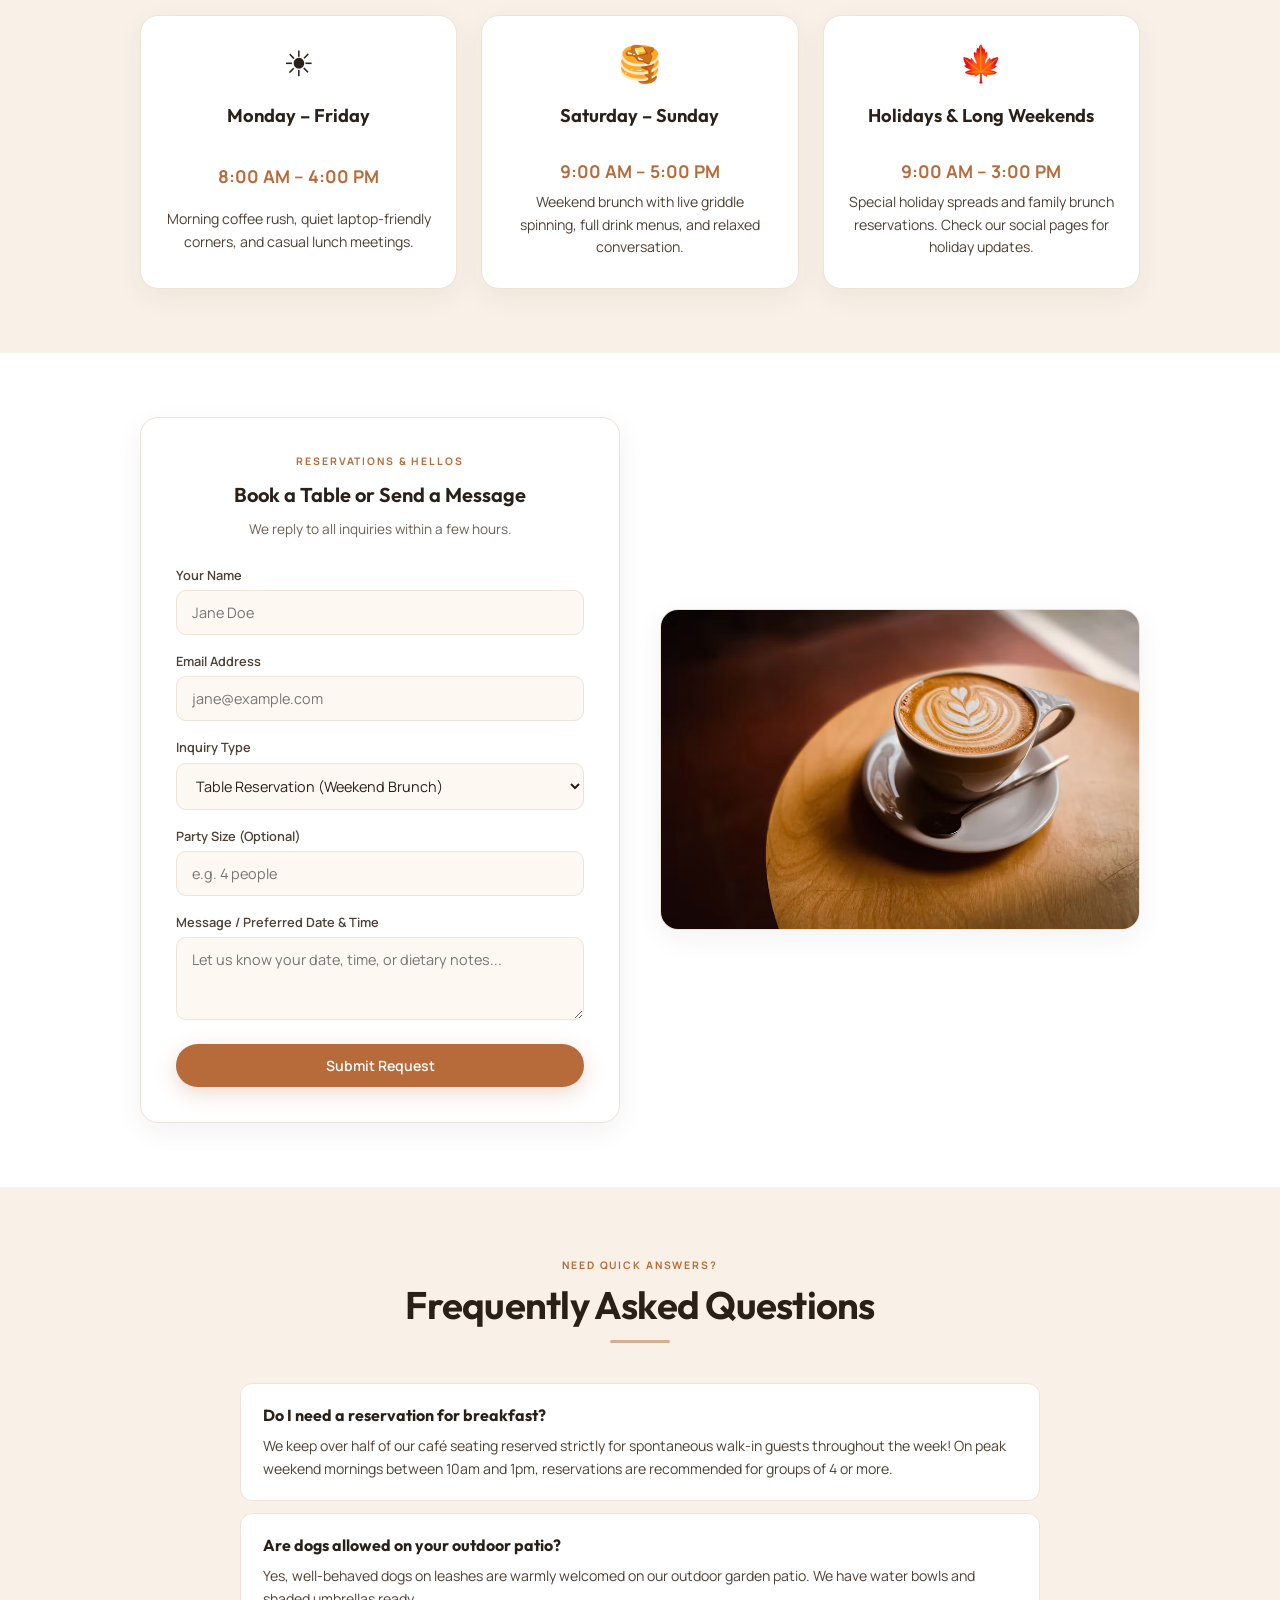
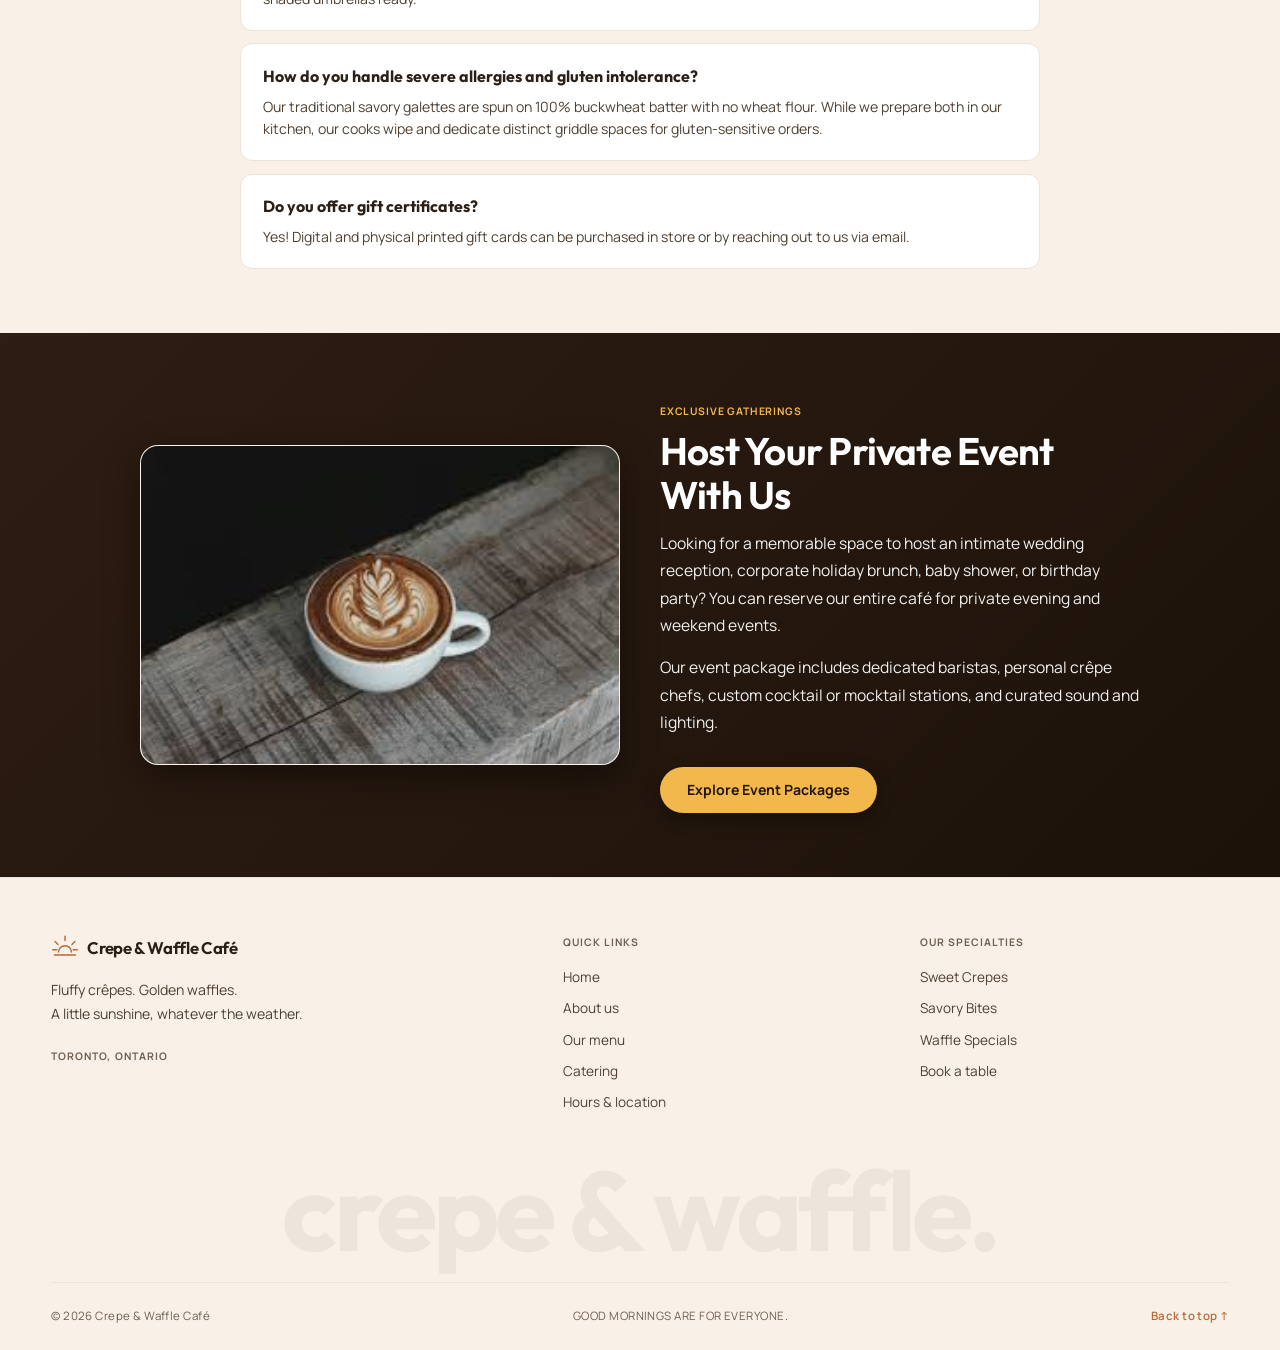
<file: contact.html>
<!DOCTYPE html>
<html lang="en">
<head>
  <meta charset="utf-8">
  <meta name="viewport" content="width=device-width, initial-scale=1">
  <title>Contact &amp; Reservations — Visit Us | Crepe & Waffle Café</title>
  <meta name="description" content="Visit Crepe & Waffle Café in Toronto. Operating hours, table reservations, general inquiries, and location information.">
  <link rel="preconnect" href="https://fonts.googleapis.com">
  <link rel="preconnect" href="https://fonts.gstatic.com" crossorigin>
  <link href="https://fonts.googleapis.com/css2?family=Manrope:wght@400;450;500;550;600;650;700&family=Outfit:wght@400;450;500;550;600;650;700&display=swap" rel="stylesheet">
    <link rel="icon" type="image/svg+xml" href="assets/favicon.svg">
  <link rel="stylesheet" href="style.css">
</head>
<body>
  <a class="skip-link" href="#main">Skip to content</a>

  <!-- HEADER -->
  <header class="site-header">
    <a class="wordmark" href="index.html" aria-label="Crepe & Waffle Café home">
      <svg viewBox="0 0 48 48" fill="none" aria-hidden="true">
        <path d="M13 31a11 11 0 0 1 22 0M6 36h36M24 4v7M7 13l5 5M41 13l-5 5M3 27h7M38 27h7" stroke="currentColor" stroke-width="2.5" stroke-linecap="round"/>
      </svg>
      <span>Crepe & Waffle Café<span class="wordmark-caption">SWEET &amp; SAVORY, MADE COZY</span></span>
    </a>

    <nav class="desktop-nav" aria-label="Main navigation">
      <div class="dropdown">
        <button class="dropbtn" aria-haspopup="true" aria-expanded="false">Home</button>
        <div class="dropdown-content">
          <a href="index.html">Home 1</a>
          <a href="home2.html">Home 2</a>
        </div>
      </div>
      <a href="about.html">About Us</a>
      <a href="sweet-crepes.html">Sweet Crepes</a>
      <a href="savory-bites.html">Savory Bites</a>
      <a href="waffle-specials.html">Waffle Specials</a>
      <a href="catering.html">Catering</a>
      <a href="contact.html" class="active">Contact</a>
    </nav>

            <div class="header-actions">
      <button type="button" class="icon-button theme-toggle-btn" id="theme-toggle" aria-label="Toggle dark mode" title="Toggle dark mode">
        <svg class="sun-icon" xmlns="http://www.w3.org/2000/svg" width="18" height="18" viewBox="0 0 24 24" fill="none" stroke="currentColor" stroke-width="2" stroke-linecap="round" stroke-linejoin="round">
          <circle cx="12" cy="12" r="5"/><path d="M12 1v2M12 21v2M4.2 4.2l1.4 1.4M18.4 18.4l1.4 1.4M1 12h2M21 12h2M4.2 19.8l1.4-1.4M18.4 5.6l1.4-1.4"/>
        </svg>
        <svg class="moon-icon" xmlns="http://www.w3.org/2000/svg" width="18" height="18" viewBox="0 0 24 24" fill="none" stroke="currentColor" stroke-width="2" stroke-linecap="round" stroke-linejoin="round" style="display:none;">
          <path d="M21 12.79A9 9 0 1 1 11.21 3 7 7 0 0 0 21 12.79z"/>
        </svg>
      </button>

      <button type="button" class="icon-button rtl-toggle-btn" id="rtl-toggle" aria-label="Toggle text direction" title="Toggle text direction">
        <svg xmlns="http://www.w3.org/2000/svg" width="18" height="18" viewBox="0 0 24 24" fill="none" stroke="currentColor" stroke-width="2" stroke-linecap="round" stroke-linejoin="round">
          <path d="M17 12H3M21 12h-4M12 7l-5 5 5 5"/>
        </svg>
      </button>

      <a href="menu.html" class="bag-link" aria-label="Shopping bag">
        <svg xmlns="http://www.w3.org/2000/svg" width="16" height="16" viewBox="0 0 24 24" fill="none" stroke="currentColor" stroke-width="1.6" stroke-linecap="round" stroke-linejoin="round">
          <path d="M6 2 3 6v14a2 2 0 0 0 2 2h14a2 2 0 0 0 2-2V6l-3-4Z"/><path d="M3 6h18"/><path d="M16 10a4 4 0 0 1-8 0"/>
        </svg>
        <span class="bag-count">–</span>
      </a>

      <a href="contact.html" class="header-visit">
        <span>Book a table</span>
        <svg xmlns="http://www.w3.org/2000/svg" width="13" height="13" viewBox="0 0 24 24" fill="none" stroke="currentColor" stroke-width="2" stroke-linecap="round" stroke-linejoin="round">
          <path d="M7 7h10v10"/><path d="M7 17 17 7"/>
        </svg>
      </a>

      <button type="button" class="mobile-menu icon-button" id="mobile-menu-toggle" aria-label="Open navigation">
        <svg xmlns="http://www.w3.org/2000/svg" width="22" height="22" viewBox="0 0 24 24" fill="none" stroke="currentColor" stroke-width="2" stroke-linecap="round" stroke-linejoin="round">
          <line x1="4" x2="20" y1="12" y2="12"/><line x1="4" x2="20" y1="6" y2="6"/><line x1="4" x2="20" y1="18" y2="18"/>
        </svg>
      </button>
    </div>
  </header>

      <!-- Mobile nav backdrop & drawer -->
  <div class="mobile-nav-backdrop" id="mobile-backdrop"></div>
  <aside class="mobile-nav-overlay" id="mobile-nav" aria-label="Mobile Navigation Drawer">
    <div class="mobile-nav-header">
      <a class="wordmark" href="index.html">
        <svg viewBox="0 0 48 48" fill="none" aria-hidden="true">
          <path d="M13 31a11 11 0 0 1 22 0M6 36h36M24 4v7M7 13l5 5M41 13l-5 5M3 27h7M38 27h7" stroke="currentColor" stroke-width="2.5" stroke-linecap="round"/>
        </svg>
        <span>Crepe &amp; Waffle Café</span>
      </a>
      <button type="button" class="close-btn" id="mobile-close" aria-label="Close navigation">✕</button>
    </div>

    <div class="mobile-nav-links">
      <div class="mobile-nav-group">
        <span class="mobile-group-title">Home</span>
        <a href="index.html">Home 1 — Signature Combos</a>
        <a href="home2.html">Home 2 — Morning Special</a>
      </div>

      <div class="mobile-nav-group">
        <span class="mobile-group-title">Menu &amp; Specialties</span>
        <a href="menu.html">Our Menu (All 15 Items)</a>
        <a href="sweet-crepes.html">Sweet Crêpes</a>
        <a href="savory-bites.html">Savory Bites &amp; Galettes</a>
        <a href="waffle-specials.html">Waffle Specials</a>
      </div>

      <div class="mobile-nav-group">
        <span class="mobile-group-title">About &amp; Visits</span>
        <a href="about.html">About Our Story</a>
        <a href="catering.html">Catering &amp; Events</a>
        <a href="contact.html" class="active">Contact, Hours &amp; Map</a>
      </div>
    </div>

    <div class="mobile-nav-actions">
      <a href="contact.html" class="btn btn-primary mobile-cta">
        Book a table
        <svg xmlns="http://www.w3.org/2000/svg" width="14" height="14" viewBox="0 0 24 24" fill="none" stroke="currentColor" stroke-width="2" stroke-linecap="round" stroke-linejoin="round" style="display:inline-block; vertical-align:middle; margin-left:4px;">
          <path d="M7 7h10v10"/><path d="M7 17 17 7"/>
        </svg>
      </a>
      <a href="menu.html" class="mobile-bag-cta" aria-label="Shopping bag">
        <span class="mobile-bag-left">
          <svg xmlns="http://www.w3.org/2000/svg" width="16" height="16" viewBox="0 0 24 24" fill="none" stroke="currentColor" stroke-width="1.6" stroke-linecap="round" stroke-linejoin="round">
            <path d="M6 2 3 6v14a2 2 0 0 0 2 2h14a2 2 0 0 0 2-2V6l-3-4Z"/><path d="M3 6h18"/><path d="M16 10a4 4 0 0 1-8 0"/>
          </svg>
          <span>Online Order Bag</span>
        </span>
        <span class="bag-count">–</span>
      </a>
      <div class="mobile-quick-toggles">
        <button type="button" class="mobile-toggle-btn theme-toggle-btn" aria-label="Toggle dark mode">
          <span class="toggle-icon">🌙</span>
          <span class="toggle-text">Dark Mode</span>
        </button>
        <button type="button" class="mobile-toggle-btn rtl-toggle-btn" aria-label="Toggle text direction">
          <span class="toggle-icon">⇄</span>
          <span class="toggle-text">RTL Mode</span>
        </button>
      </div>
    </div>
  </aside>

  <!-- MAIN CONTENT (6 SECTIONS) -->
  <main id="main" class="main-wrap">

    <!-- SECTION 1: BANNER -->
    <section class="page-banner" id="contact-banner">
      <span class="sec-label">COME SAY HELLO</span>
      <h1>Contact &amp; <span>Reservations</span></h1>
      <p>Whether you’re planning a weekend brunch gathering or ordering takeout on a quiet morning, we are thrilled to welcome you.</p>
    </section>

    <!-- SECTION 2: PROFESSIONAL INTERACTIVE MAP & LOCATION -->
    <section class="sec sec-about" id="contact-location">
      <div class="sec-inner">
        <div class="sec-header">
          <span class="sec-label">FIND OUR SUNNY CORNER</span>
          <h2 class="sec-title">Visit Us in Downtown Toronto</h2>
          <div class="sec-divider"></div>
          <p class="sec-desc">Located in the vibrant Queen West arts and culinary district. Easy to reach by transit, car, bike, or on foot.</p>
        </div>

        <!-- Professional Map Container -->
        <div class="map-wrap">
          <iframe 
            src="https://www.google.com/maps/embed?pb=!1m18!1m12!1m3!1d2886.99444773822!2d-79.39868!3d43.64875!2m3!1f0!2f0!3f0!3m2!1i1024!2i768!4f13.1!3m3!1m2!1s0x882b34dcfeb8a9df%3A0x868bfa17c07b6299!2sQueen%20St%20W%2C%20Toronto%2C%20ON!5e0!3m2!1sen!2sca!4v1700000000000!5m2!1sen!2sca" 
            width="100%" 
            height="100%" 
            style="border:0;" 
            allowfullscreen="" 
            loading="lazy" 
            referrerpolicy="no-referrer-when-downgrade"
            title="Crepe & Waffle Café Location Map on Queen St West Toronto">
          </iframe>
        </div>

        <!-- Professional Location Transit & Parking Cards -->
        <div class="map-details-grid">
          <div class="map-detail-card">
            <h4>📍 Address</h4>
            <p><strong>348 Queen Street West</strong><br>Toronto, Ontario M5V 2A2<br>Canada</p>
          </div>

          <div class="map-detail-card">
            <h4>🚇 Public Transit</h4>
            <p><strong>501 Queen Streetcar</strong> stops right in front.<br>5-min walk from Osgoode Subway Station (TTC Line 1).</p>
          </div>

          <div class="map-detail-card">
            <h4>🚗 Parking &amp; Access</h4>
            <p><strong>Green P Carpark 235</strong> directly across the street.<br>Street meters and secure bicycle parking posts on-site.</p>
          </div>

          <div class="map-detail-card">
            <h4>🌿 Neighborhood Guide</h4>
            <p>4-minute stroll east from <strong>Trinity Bellwoods Park</strong> in the vibrant Queen West fashion and gallery strip.</p>
          </div>
        </div>

        <div style="text-align:center; margin-top: 1.8rem;">
          <a href="https://maps.google.com/?q=Queen+St+West+Toronto" target="_blank" rel="noopener noreferrer" class="btn btn-outline">
            Open in Google Maps
            <svg xmlns="http://www.w3.org/2000/svg" width="16" height="16" viewBox="0 0 24 24" fill="none" stroke="currentColor" stroke-width="2" stroke-linecap="round" stroke-linejoin="round">
              <path d="M7 7h10v10"/><path d="M7 17 17 7"/>
            </svg>
          </a>
        </div>
      </div>
    </section>

    <!-- SECTION 3: OPERATING HOURS & POLICIES -->
    <section class="sec sec-sweet" id="contact-hours">
      <div class="sec-inner">
        <div class="sec-header">
          <span class="sec-label">WHEN WE ARE OPEN</span>
          <h2 class="sec-title">Hours of Operation &amp; Walk-ins</h2>
          <div class="sec-divider"></div>
          <p class="sec-desc">Brunch is served from opening to 30 minutes before closing time every single day.</p>
        </div>
        <div class="values-grid">
          <div class="value-card">
            <div class="value-icon">☀️</div>
            <h3>Monday – Friday</h3>
            <p style="font-size:1.1rem; font-weight:700; color:var(--primary); margin:0.4rem 0;">8:00 AM – 4:00 PM</p>
            <p>Morning coffee rush, quiet laptop-friendly corners, and casual lunch meetings.</p>
          </div>
          <div class="value-card">
            <div class="value-icon">🥞</div>
            <h3>Saturday – Sunday</h3>
            <p style="font-size:1.1rem; font-weight:700; color:var(--primary); margin:0.4rem 0;">9:00 AM – 5:00 PM</p>
            <p>Weekend brunch with live griddle spinning, full drink menus, and relaxed conversation.</p>
          </div>
          <div class="value-card">
            <div class="value-icon">🍁</div>
            <h3>Holidays &amp; Long Weekends</h3>
            <p style="font-size:1.1rem; font-weight:700; color:var(--primary); margin:0.4rem 0;">9:00 AM – 3:00 PM</p>
            <p>Special holiday spreads and family brunch reservations. Check our social pages for holiday updates.</p>
          </div>
        </div>
      </div>
    </section>

    <!-- SECTION 4: TABLE RESERVATION / CONTACT FORM SPLIT -->
    <section class="sec sec-savory" id="contact-form-sec">
      <div class="sec-inner">
        <div class="split-layout">
          <div class="contact-form-box" style="width: 100%;">
            <span class="sec-label" style="text-align:center; display:block;">RESERVATIONS &amp; HELLOS</span>
            <h3 style="margin-bottom:0.5rem;">Book a Table or Send a Message</h3>
            <p style="text-align:center; font-size:0.85rem; color:var(--text-muted); margin-bottom:1.5rem;">We reply to all inquiries within a few hours.</p>
            <form id="enquiry-form">
              <div class="form-group">
                <label for="name">Your Name</label>
                <input type="text" id="name" name="name" required placeholder="Jane Doe">
              </div>

              <div class="form-group">
                <label for="email">Email Address</label>
                <input type="email" id="email" name="email" required placeholder="jane@example.com">
              </div>

              <div class="form-group">
                <label for="subject">Inquiry Type</label>
                <select id="subject" name="subject">
                  <option value="reservation">Table Reservation (Weekend Brunch)</option>
                  <option value="catering">Catering Inquiry</option>
                  <option value="feedback">Feedback &amp; Compliments</option>
                  <option value="general">General Question</option>
                </select>
              </div>

              <div class="form-group">
                <label for="party-size">Party Size (Optional)</label>
                <input type="number" id="party-size" name="party-size" min="1" max="20" placeholder="e.g. 4 people">
              </div>

              <div class="form-group">
                <label for="message">Message / Preferred Date &amp; Time</label>
                <textarea id="message" name="message" rows="3" required placeholder="Let us know your date, time, or dietary notes..."></textarea>
              </div>

              <div style="text-align:center;">
                <button type="submit" class="btn btn-primary" style="width:100%;">Submit Request</button>
              </div>

              <p class="form-feedback" id="form-feedback">Thank you! Your note has been received. We'll be in touch shortly.</p>
            </form>
          </div>
          <div class="split-media">
            <img src="assets/ct6.avif" alt="Coffee mug and table hospitality">
          </div>
        </div>
      </div>
    </section>

    <!-- SECTION 5: FREQUENTLY ASKED QUESTIONS -->
    <section class="sec sec-waffle" id="contact-faq">
      <div class="sec-inner">
        <div class="sec-header">
          <span class="sec-label">NEED QUICK ANSWERS?</span>
          <h2 class="sec-title">Frequently Asked Questions</h2>
          <div class="sec-divider"></div>
        </div>
        <div class="faq-list" style="max-width: 800px; margin: 0 auto;">
          <div class="faq-item">
            <h4>Do I need a reservation for breakfast?</h4>
            <p>We keep over half of our café seating reserved strictly for spontaneous walk-in guests throughout the week! On peak weekend mornings between 10am and 1pm, reservations are recommended for groups of 4 or more.</p>
          </div>
          <div class="faq-item">
            <h4>Are dogs allowed on your outdoor patio?</h4>
            <p>Yes, well-behaved dogs on leashes are warmly welcomed on our outdoor garden patio. We have water bowls and shaded umbrellas ready.</p>
          </div>
          <div class="faq-item">
            <h4>How do you handle severe allergies and gluten intolerance?</h4>
            <p>Our traditional savory galettes are spun on 100% buckwheat batter with no wheat flour. While we prepare both in our kitchen, our cooks wipe and dedicate distinct griddle spaces for gluten-sensitive orders.</p>
          </div>
          <div class="faq-item">
            <h4>Do you offer gift certificates?</h4>
            <p>Yes! Digital and physical printed gift cards can be purchased in store or by reaching out to us via email.</p>
          </div>
        </div>
      </div>
    </section>

    <!-- SECTION 6: PRIVATE BUYOUTS SPLIT -->
    <section class="sec sec-catering" id="contact-buyouts">
      <div class="sec-inner">
        <div class="split-layout reverse">
          <div class="split-content">
            <span class="sec-label">EXCLUSIVE GATHERINGS</span>
            <h2 class="sec-title">Host Your Private Event With Us</h2>
            <p>Looking for a memorable space to host an intimate wedding reception, corporate holiday brunch, baby shower, or birthday party? You can reserve our entire café for private evening and weekend events.</p>
            <p>Our event package includes dedicated baristas, personal crêpe chefs, custom cocktail or mocktail stations, and curated sound and lighting.</p>
            <a href="catering.html" class="btn btn-primary" style="background:var(--gold); color:#2e1f14; margin-top:1rem;">Explore Event Packages</a>
          </div>
          <div class="split-media">
            <img src="assets/ct1.jpeg" alt="Celebration brunch spread">
          </div>
        </div>
      </div>
    </section>

  </main>

  <!-- FOOTER -->
  <footer class="site-footer">
    <div class="footer-top">
      <div>
        <a class="wordmark" href="index.html">
          <svg viewBox="0 0 48 48" fill="none" aria-hidden="true">
            <path d="M13 31a11 11 0 0 1 22 0M6 36h36M24 4v7M7 13l5 5M41 13l-5 5M3 27h7M38 27h7" stroke="currentColor" stroke-width="2.5" stroke-linecap="round"/>
          </svg>
          <span>Crepe & Waffle Café</span>
        </a>
        <p>Fluffy crêpes. Golden waffles.<br>A little sunshine, whatever the weather.</p>
        <span class="eyebrow">TORONTO, ONTARIO</span>
      </div>
      <div class="footer-links">
        <span class="eyebrow">QUICK LINKS</span>
        <a href="index.html">Home</a>
        <a href="about.html">About us</a>
        <a href="menu.html">Our menu</a>
        <a href="catering.html">Catering</a>
        <a href="contact.html">Hours &amp; location</a>
      </div>
      <div class="footer-links">
        <span class="eyebrow">OUR SPECIALTIES</span>
        <a href="sweet-crepes.html">Sweet Crepes</a>
        <a href="savory-bites.html">Savory Bites</a>
        <a href="waffle-specials.html">Waffle Specials</a>
        <a href="contact.html">Book a table</a>
      </div>
    </div>
    <div class="footer-display" aria-hidden="true">crepe & waffle.</div>
    <div class="footer-bottom">
      <span>© 2026 Crepe & Waffle Café</span>
      <span>GOOD MORNINGS ARE FOR EVERYONE.</span>
      <a href="#main">Back to top ↑</a>
    </div>
  </footer>

  <script src="script.js"></script>
</body>
</html>
</file>
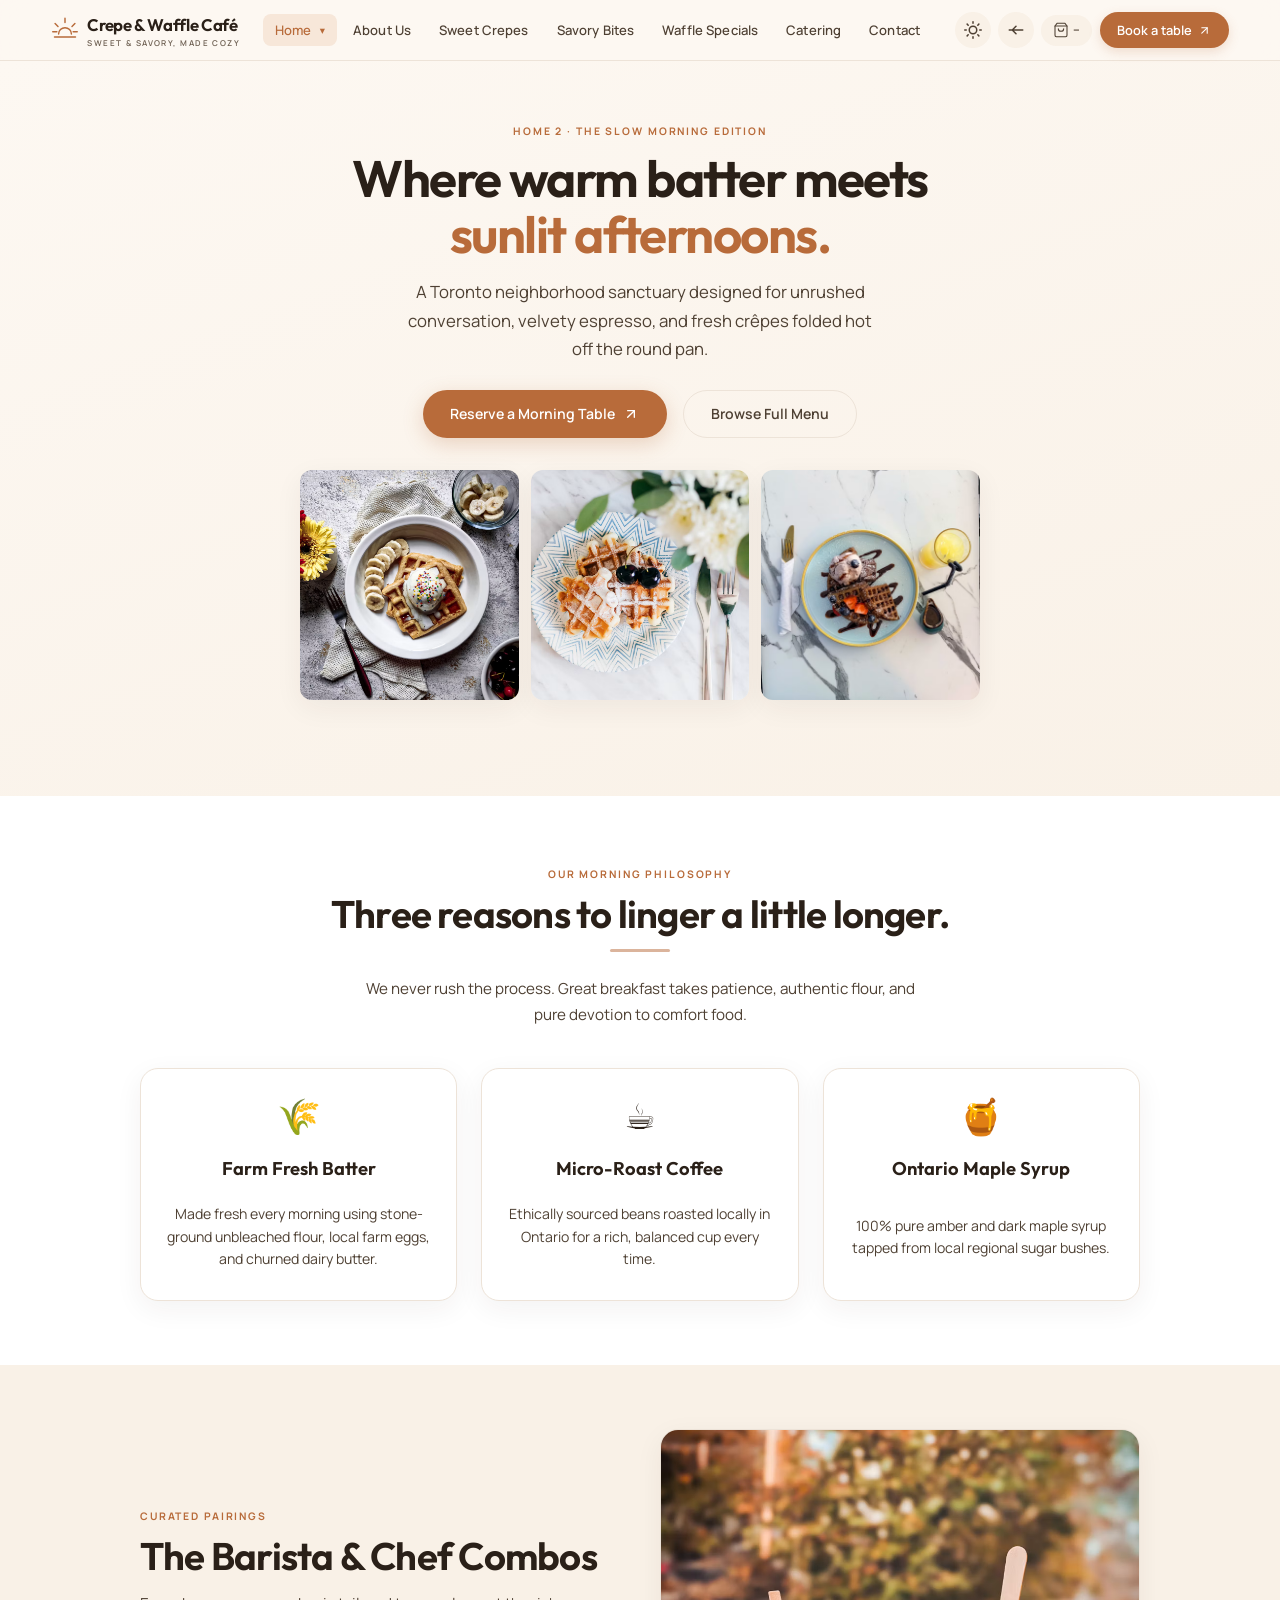
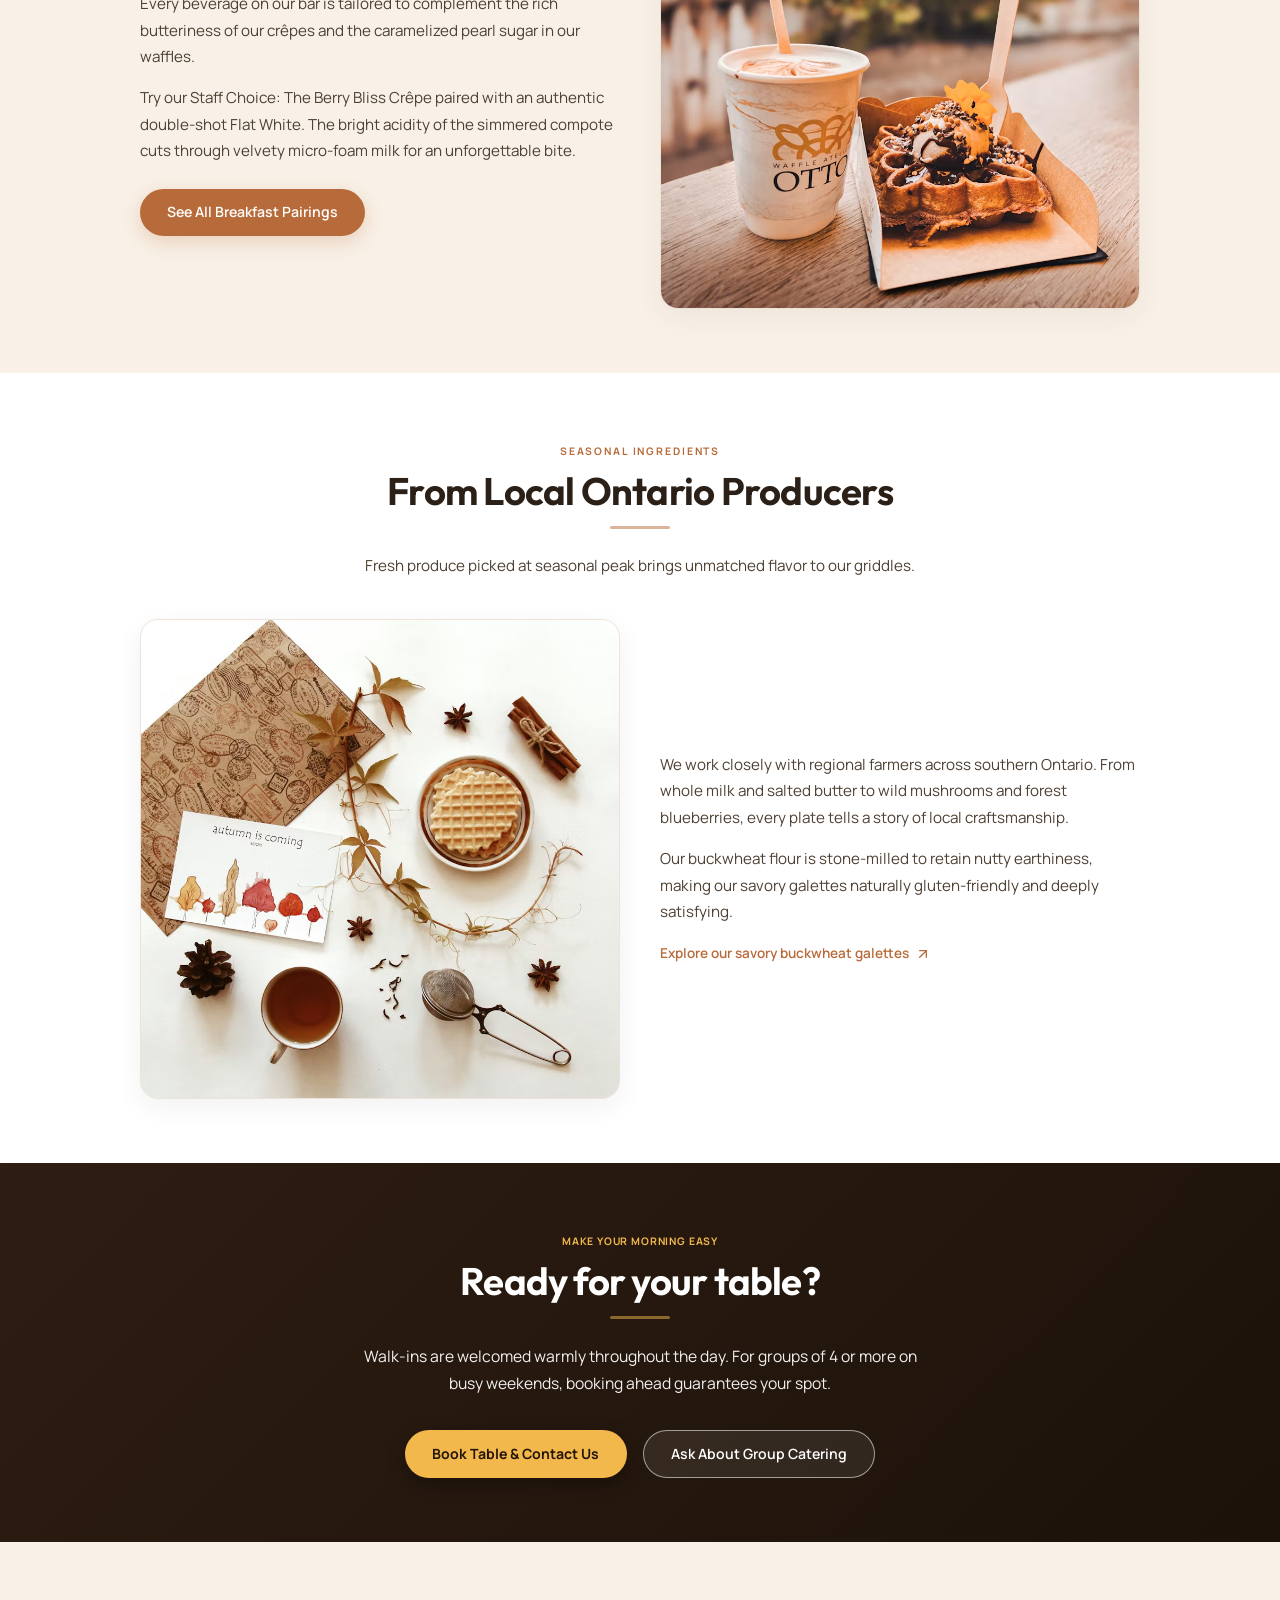
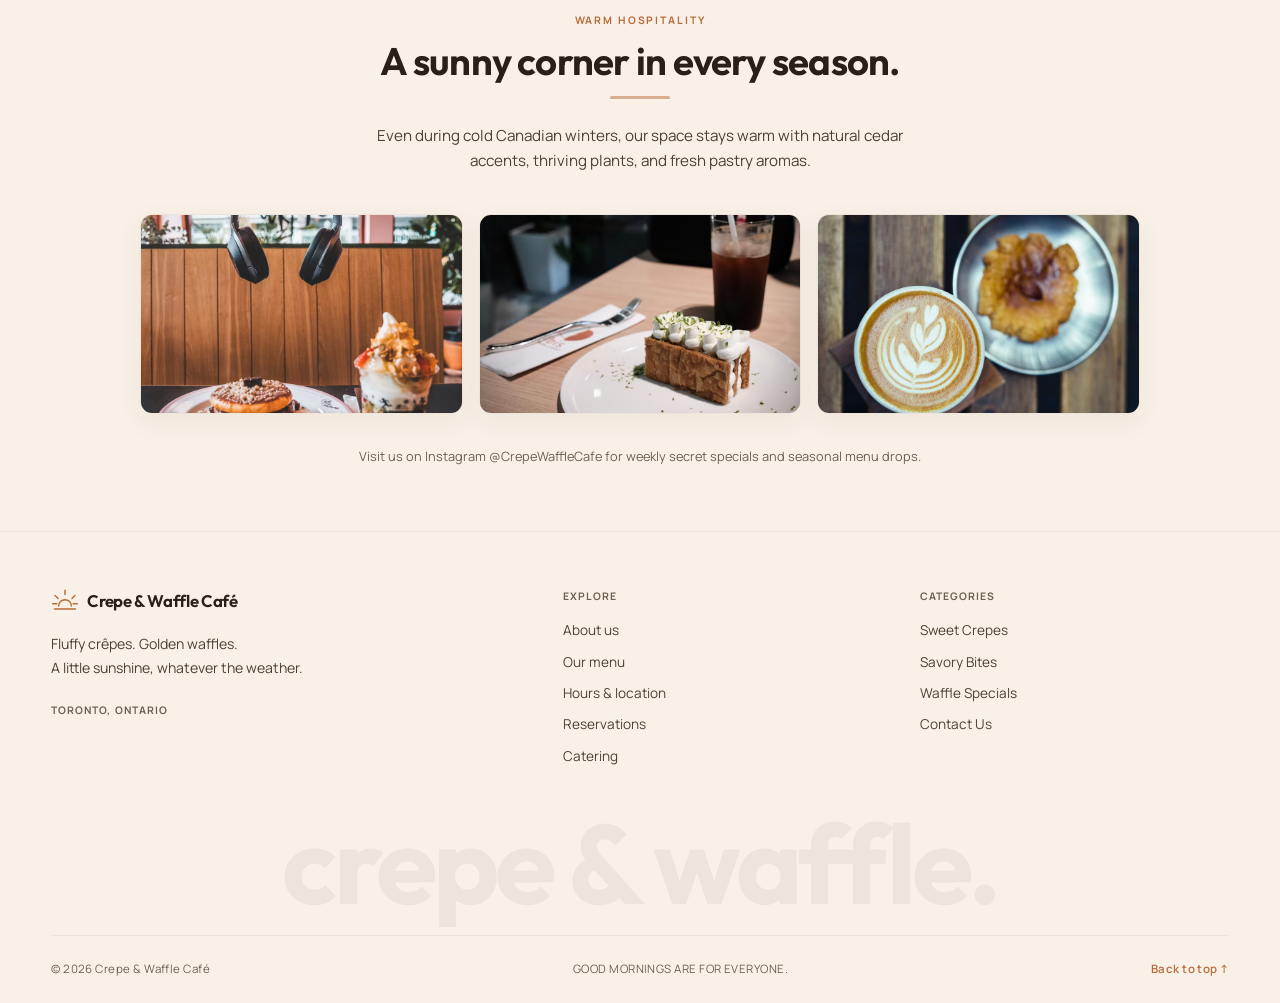
<file: home2.html>
<!DOCTYPE html>
<html lang="en">
<head>
  <meta charset="utf-8">
  <meta name="viewport" content="width=device-width, initial-scale=1">
  <title>Home 2 — Slow Mornings & Cozy Crêpes | Crepe & Waffle Café</title>
  <meta name="description" content="Slow mornings, specialty coffee, and handcrafted crêpes and waffles in Toronto.">
  <link rel="preconnect" href="https://fonts.googleapis.com">
  <link rel="preconnect" href="https://fonts.gstatic.com" crossorigin>
  <link href="https://fonts.googleapis.com/css2?family=Manrope:wght@400;450;500;550;600;650;700&family=Outfit:wght@400;450;500;550;600;650;700&display=swap" rel="stylesheet">
    <link rel="icon" type="image/svg+xml" href="assets/favicon.svg">
  <link rel="stylesheet" href="style.css">
</head>
<body>
  <a class="skip-link" href="#main">Skip to content</a>

  <!-- HEADER -->
  <header class="site-header">
    <a class="wordmark" href="index.html" aria-label="Crepe & Waffle Café home">
      <svg viewBox="0 0 48 48" fill="none" aria-hidden="true">
        <path d="M13 31a11 11 0 0 1 22 0M6 36h36M24 4v7M7 13l5 5M41 13l-5 5M3 27h7M38 27h7" stroke="currentColor" stroke-width="2.5" stroke-linecap="round"/>
      </svg>
      <span>Crepe & Waffle Café<span class="wordmark-caption">SWEET &amp; SAVORY, MADE COZY</span></span>
    </a>

    <nav class="desktop-nav" aria-label="Main navigation">
      <div class="dropdown active">
        <button class="dropbtn" aria-haspopup="true" aria-expanded="false">Home</button>
        <div class="dropdown-content">
          <a href="index.html">Home 1</a>
          <a href="home2.html" class="active">Home 2</a>
        </div>
      </div>
      <a href="about.html">About Us</a>
      <a href="sweet-crepes.html">Sweet Crepes</a>
      <a href="savory-bites.html">Savory Bites</a>
      <a href="waffle-specials.html">Waffle Specials</a>
      <a href="catering.html">Catering</a>
      <a href="contact.html">Contact</a>
    </nav>

            <div class="header-actions">
      <button type="button" class="icon-button theme-toggle-btn" id="theme-toggle" aria-label="Toggle dark mode" title="Toggle dark mode">
        <svg class="sun-icon" xmlns="http://www.w3.org/2000/svg" width="18" height="18" viewBox="0 0 24 24" fill="none" stroke="currentColor" stroke-width="2" stroke-linecap="round" stroke-linejoin="round">
          <circle cx="12" cy="12" r="5"/><path d="M12 1v2M12 21v2M4.2 4.2l1.4 1.4M18.4 18.4l1.4 1.4M1 12h2M21 12h2M4.2 19.8l1.4-1.4M18.4 5.6l1.4-1.4"/>
        </svg>
        <svg class="moon-icon" xmlns="http://www.w3.org/2000/svg" width="18" height="18" viewBox="0 0 24 24" fill="none" stroke="currentColor" stroke-width="2" stroke-linecap="round" stroke-linejoin="round" style="display:none;">
          <path d="M21 12.79A9 9 0 1 1 11.21 3 7 7 0 0 0 21 12.79z"/>
        </svg>
      </button>

      <button type="button" class="icon-button rtl-toggle-btn" id="rtl-toggle" aria-label="Toggle text direction" title="Toggle text direction">
        <svg xmlns="http://www.w3.org/2000/svg" width="18" height="18" viewBox="0 0 24 24" fill="none" stroke="currentColor" stroke-width="2" stroke-linecap="round" stroke-linejoin="round">
          <path d="M17 12H3M21 12h-4M12 7l-5 5 5 5"/>
        </svg>
      </button>

      <a href="menu.html" class="bag-link" aria-label="Shopping bag">
        <svg xmlns="http://www.w3.org/2000/svg" width="16" height="16" viewBox="0 0 24 24" fill="none" stroke="currentColor" stroke-width="1.6" stroke-linecap="round" stroke-linejoin="round">
          <path d="M6 2 3 6v14a2 2 0 0 0 2 2h14a2 2 0 0 0 2-2V6l-3-4Z"/><path d="M3 6h18"/><path d="M16 10a4 4 0 0 1-8 0"/>
        </svg>
        <span class="bag-count">–</span>
      </a>

      <a href="contact.html" class="header-visit">
        <span>Book a table</span>
        <svg xmlns="http://www.w3.org/2000/svg" width="13" height="13" viewBox="0 0 24 24" fill="none" stroke="currentColor" stroke-width="2" stroke-linecap="round" stroke-linejoin="round">
          <path d="M7 7h10v10"/><path d="M7 17 17 7"/>
        </svg>
      </a>

      <button type="button" class="mobile-menu icon-button" id="mobile-menu-toggle" aria-label="Open navigation">
        <svg xmlns="http://www.w3.org/2000/svg" width="22" height="22" viewBox="0 0 24 24" fill="none" stroke="currentColor" stroke-width="2" stroke-linecap="round" stroke-linejoin="round">
          <line x1="4" x2="20" y1="12" y2="12"/><line x1="4" x2="20" y1="6" y2="6"/><line x1="4" x2="20" y1="18" y2="18"/>
        </svg>
      </button>
    </div>
  </header>

      <!-- Mobile nav backdrop & drawer -->
  <div class="mobile-nav-backdrop" id="mobile-backdrop"></div>
  <aside class="mobile-nav-overlay" id="mobile-nav" aria-label="Mobile Navigation Drawer">
    <div class="mobile-nav-header">
      <a class="wordmark" href="index.html">
        <svg viewBox="0 0 48 48" fill="none" aria-hidden="true">
          <path d="M13 31a11 11 0 0 1 22 0M6 36h36M24 4v7M7 13l5 5M41 13l-5 5M3 27h7M38 27h7" stroke="currentColor" stroke-width="2.5" stroke-linecap="round"/>
        </svg>
        <span>Crepe &amp; Waffle Café</span>
      </a>
      <button type="button" class="close-btn" id="mobile-close" aria-label="Close navigation">✕</button>
    </div>

    <div class="mobile-nav-links">
      <div class="mobile-nav-group">
        <span class="mobile-group-title">Home</span>
        <a href="index.html">Home 1 — Signature Combos</a>
        <a href="home2.html" class="active">Home 2 — Morning Special</a>
      </div>

      <div class="mobile-nav-group">
        <span class="mobile-group-title">Menu &amp; Specialties</span>
        <a href="menu.html">Our Menu (All 15 Items)</a>
        <a href="sweet-crepes.html">Sweet Crêpes</a>
        <a href="savory-bites.html">Savory Bites &amp; Galettes</a>
        <a href="waffle-specials.html">Waffle Specials</a>
      </div>

      <div class="mobile-nav-group">
        <span class="mobile-group-title">About &amp; Visits</span>
        <a href="about.html">About Our Story</a>
        <a href="catering.html">Catering &amp; Events</a>
        <a href="contact.html">Contact, Hours &amp; Map</a>
      </div>
    </div>

    <div class="mobile-nav-actions">
      <a href="contact.html" class="btn btn-primary mobile-cta">
        Book a table
        <svg xmlns="http://www.w3.org/2000/svg" width="14" height="14" viewBox="0 0 24 24" fill="none" stroke="currentColor" stroke-width="2" stroke-linecap="round" stroke-linejoin="round" style="display:inline-block; vertical-align:middle; margin-left:4px;">
          <path d="M7 7h10v10"/><path d="M7 17 17 7"/>
        </svg>
      </a>
      <a href="menu.html" class="mobile-bag-cta" aria-label="Shopping bag">
        <span class="mobile-bag-left">
          <svg xmlns="http://www.w3.org/2000/svg" width="16" height="16" viewBox="0 0 24 24" fill="none" stroke="currentColor" stroke-width="1.6" stroke-linecap="round" stroke-linejoin="round">
            <path d="M6 2 3 6v14a2 2 0 0 0 2 2h14a2 2 0 0 0 2-2V6l-3-4Z"/><path d="M3 6h18"/><path d="M16 10a4 4 0 0 1-8 0"/>
          </svg>
          <span>Online Order Bag</span>
        </span>
        <span class="bag-count">–</span>
      </a>
      <div class="mobile-quick-toggles">
        <button type="button" class="mobile-toggle-btn theme-toggle-btn" aria-label="Toggle dark mode">
          <span class="toggle-icon">🌙</span>
          <span class="toggle-text">Dark Mode</span>
        </button>
        <button type="button" class="mobile-toggle-btn rtl-toggle-btn" aria-label="Toggle text direction">
          <span class="toggle-icon">⇄</span>
          <span class="toggle-text">RTL Mode</span>
        </button>
      </div>
    </div>
  </aside>

  <!-- MAIN CONTENT (6 SECTIONS) -->
  <main id="main" class="main-wrap">

    <!-- SECTION 1: HERO -->
    <section class="sec hero" id="h2-hero">
      <div class="hero-inner">
        <span class="sec-label">HOME 2 · THE SLOW MORNING EDITION</span>
        <h1>Where warm batter meets<br><span>sunlit afternoons.</span></h1>
        <p>A Toronto neighborhood sanctuary designed for unrushed conversation, velvety espresso, and fresh crêpes folded hot off the round pan.</p>
        <div style="display:flex; justify-content:center; gap:1rem; flex-wrap:wrap; margin-bottom: 2rem;">
          <a href="contact.html" class="btn btn-primary">Reserve a Morning Table
            <svg xmlns="http://www.w3.org/2000/svg" width="16" height="16" viewBox="0 0 24 24" fill="none" stroke="currentColor" stroke-width="2" stroke-linecap="round" stroke-linejoin="round">
              <path d="M7 7h10v10"/><path d="M7 17 17 7"/>
            </svg>
          </a>
          <a href="menu.html" class="btn btn-outline">Browse Full Menu</a>
        </div>
        <div class="hero-images">
          <figure>
            <img src="assets/h1.avif" alt="Sunny café corner in Toronto">
          </figure>
          <figure>
            <img src="assets/h2.avif" alt="Fresh artisan crêpes with berries">
          </figure>
          <figure>
            <img src="assets/h3.avif" alt="Artisan flat white coffee">
          </figure>
        </div>
      </div>
    </section>

    <!-- SECTION 2: CRAFT PILLARS -->
    <section class="sec sec-about" id="h2-pillars">
      <div class="sec-inner">
        <div class="sec-header">
          <span class="sec-label">OUR MORNING PHILOSOPHY</span>
          <h2 class="sec-title">Three reasons to linger a little longer.</h2>
          <div class="sec-divider"></div>
          <p class="sec-desc">We never rush the process. Great breakfast takes patience, authentic flour, and pure devotion to comfort food.</p>
        </div>
        <div class="values-grid">
          <div class="value-card">
            <div class="value-icon">🌾</div>
            <h3>Farm Fresh Batter</h3>
            <p>Made fresh every morning using stone-ground unbleached flour, local farm eggs, and churned dairy butter.</p>
          </div>
          <div class="value-card">
            <div class="value-icon">☕</div>
            <h3>Micro-Roast Coffee</h3>
            <p>Ethically sourced beans roasted locally in Ontario for a rich, balanced cup every time.</p>
          </div>
          <div class="value-card">
            <div class="value-icon">🍯</div>
            <h3>Ontario Maple Syrup</h3>
            <p>100% pure amber and dark maple syrup tapped from local regional sugar bushes.</p>
          </div>
        </div>
      </div>
    </section>

    <!-- SECTION 3: STAFF PAIRINGS SPLIT -->
    <section class="sec sec-sweet" id="h2-pairings">
      <div class="sec-inner">
        <div class="split-layout">
          <div class="split-content">
            <span class="sec-label">CURATED PAIRINGS</span>
            <h2 class="sec-title">The Barista &amp; Chef Combos</h2>
            <p>Every beverage on our bar is tailored to complement the rich butteriness of our crêpes and the caramelized pearl sugar in our waffles.</p>
            <p>Try our Staff Choice: The Berry Bliss Crêpe paired with an authentic double-shot Flat White. The bright acidity of the simmered compote cuts through velvety micro-foam milk for an unforgettable bite.</p>
            <div style="margin-top:1.5rem;">
              <a href="menu.html" class="btn btn-primary">See All Breakfast Pairings</a>
            </div>
          </div>
          <div class="split-media">
            <img src="assets/h4.avif" alt="Barista specialty coffee pairing">
          </div>
        </div>
      </div>
    </section>

    <!-- SECTION 4: SEASONAL SELECTIONS -->
    <section class="sec sec-savory" id="h2-seasonal">
      <div class="sec-inner">
        <div class="sec-header">
          <span class="sec-label">SEASONAL INGREDIENTS</span>
          <h2 class="sec-title">From Local Ontario Producers</h2>
          <div class="sec-divider"></div>
          <p class="sec-desc">Fresh produce picked at seasonal peak brings unmatched flavor to our griddles.</p>
        </div>
        <div class="split-layout reverse">
          <div class="split-content">
            <p>We work closely with regional farmers across southern Ontario. From whole milk and salted butter to wild mushrooms and forest blueberries, every plate tells a story of local craftsmanship.</p>
            <p>Our buckwheat flour is stone-milled to retain nutty earthiness, making our savory galettes naturally gluten-friendly and deeply satisfying.</p>
            <a href="savory-bites.html" class="link-arrow">Explore our savory buckwheat galettes
              <svg xmlns="http://www.w3.org/2000/svg" width="16" height="16" viewBox="0 0 24 24" fill="none" stroke="currentColor" stroke-width="2" stroke-linecap="round" stroke-linejoin="round">
                <path d="M7 7h10v10"/><path d="M7 17 17 7"/>
              </svg>
            </a>
          </div>
          <div class="split-media">
            <img src="assets/h5.avif" alt="Fresh berries and crêpe batter">
          </div>
        </div>
      </div>
    </section>

    <!-- SECTION 5: TABLE RESERVATION & WALK-IN -->
    <section class="sec sec-catering" id="h2-reservations">
      <div class="sec-inner" style="text-align:center;">
        <span class="sec-label">MAKE YOUR MORNING EASY</span>
        <h2 class="sec-title">Ready for your table?</h2>
        <div class="sec-divider"></div>
        <p class="sec-desc" style="margin: 0 auto 2rem;">Walk-ins are welcomed warmly throughout the day. For groups of 4 or more on busy weekends, booking ahead guarantees your spot.</p>
        <div style="display:flex; justify-content:center; gap:1rem; flex-wrap:wrap;">
          <a href="contact.html" class="btn btn-primary" style="background:var(--gold); color:#2e1f14;">Book Table &amp; Contact Us</a>
          <a href="catering.html" class="btn btn-outline" style="color:#fff; border-color:rgba(255,255,255,0.4);">Ask About Group Catering</a>
        </div>
      </div>
    </section>

    <!-- SECTION 6: AMBIANCE & COMMUNITY -->
    <section class="sec sec-moments" id="h2-community">
      <div class="sec-inner">
        <div class="sec-header">
          <span class="sec-label">WARM HOSPITALITY</span>
          <h2 class="sec-title">A sunny corner in every season.</h2>
          <div class="sec-divider"></div>
          <p class="sec-desc">Even during cold Canadian winters, our space stays warm with natural cedar accents, thriving plants, and fresh pastry aromas.</p>
        </div>
        <div class="media-card-grid">
          <figure>
            <img src="assets/h6.avif" alt="Cozy sunlit café interior">
          </figure>
          <figure>
            <img src="assets/h7.avif" alt="Delicious berry crêpes">
          </figure>
          <figure>
            <img src="assets/h8.avif" alt="Fresh espresso drink">
          </figure>
        </div>
        <p class="moments-footer" style="margin-top:2rem;">Visit us on Instagram @CrepeWaffleCafe for weekly secret specials and seasonal menu drops.</p>
      </div>
    </section>

  </main>

  <!-- FOOTER -->
  <footer class="site-footer">
    <div class="footer-top">
      <div>
        <a class="wordmark" href="index.html">
          <svg viewBox="0 0 48 48" fill="none" aria-hidden="true">
            <path d="M13 31a11 11 0 0 1 22 0M6 36h36M24 4v7M7 13l5 5M41 13l-5 5M3 27h7M38 27h7" stroke="currentColor" stroke-width="2.5" stroke-linecap="round"/>
          </svg>
          <span>Crepe & Waffle Café</span>
        </a>
        <p>Fluffy crêpes. Golden waffles.<br>A little sunshine, whatever the weather.</p>
        <span class="eyebrow">TORONTO, ONTARIO</span>
      </div>
      <div class="footer-links">
        <span class="eyebrow">EXPLORE</span>
        <a href="about.html">About us</a>
        <a href="menu.html">Our menu</a>
        <a href="contact.html">Hours &amp; location</a>
        <a href="contact.html">Reservations</a>
        <a href="catering.html">Catering</a>
      </div>
      <div class="footer-links">
        <span class="eyebrow">CATEGORIES</span>
        <a href="sweet-crepes.html">Sweet Crepes</a>
        <a href="savory-bites.html">Savory Bites</a>
        <a href="waffle-specials.html">Waffle Specials</a>
        <a href="contact.html">Contact Us</a>
      </div>
    </div>
    <div class="footer-display" aria-hidden="true">crepe & waffle.</div>
    <div class="footer-bottom">
      <span>© 2026 Crepe & Waffle Café</span>
      <span>GOOD MORNINGS ARE FOR EVERYONE.</span>
      <a href="#main">Back to top ↑</a>
    </div>
  </footer>

  <script src="script.js"></script>
</body>
</html>
</file>
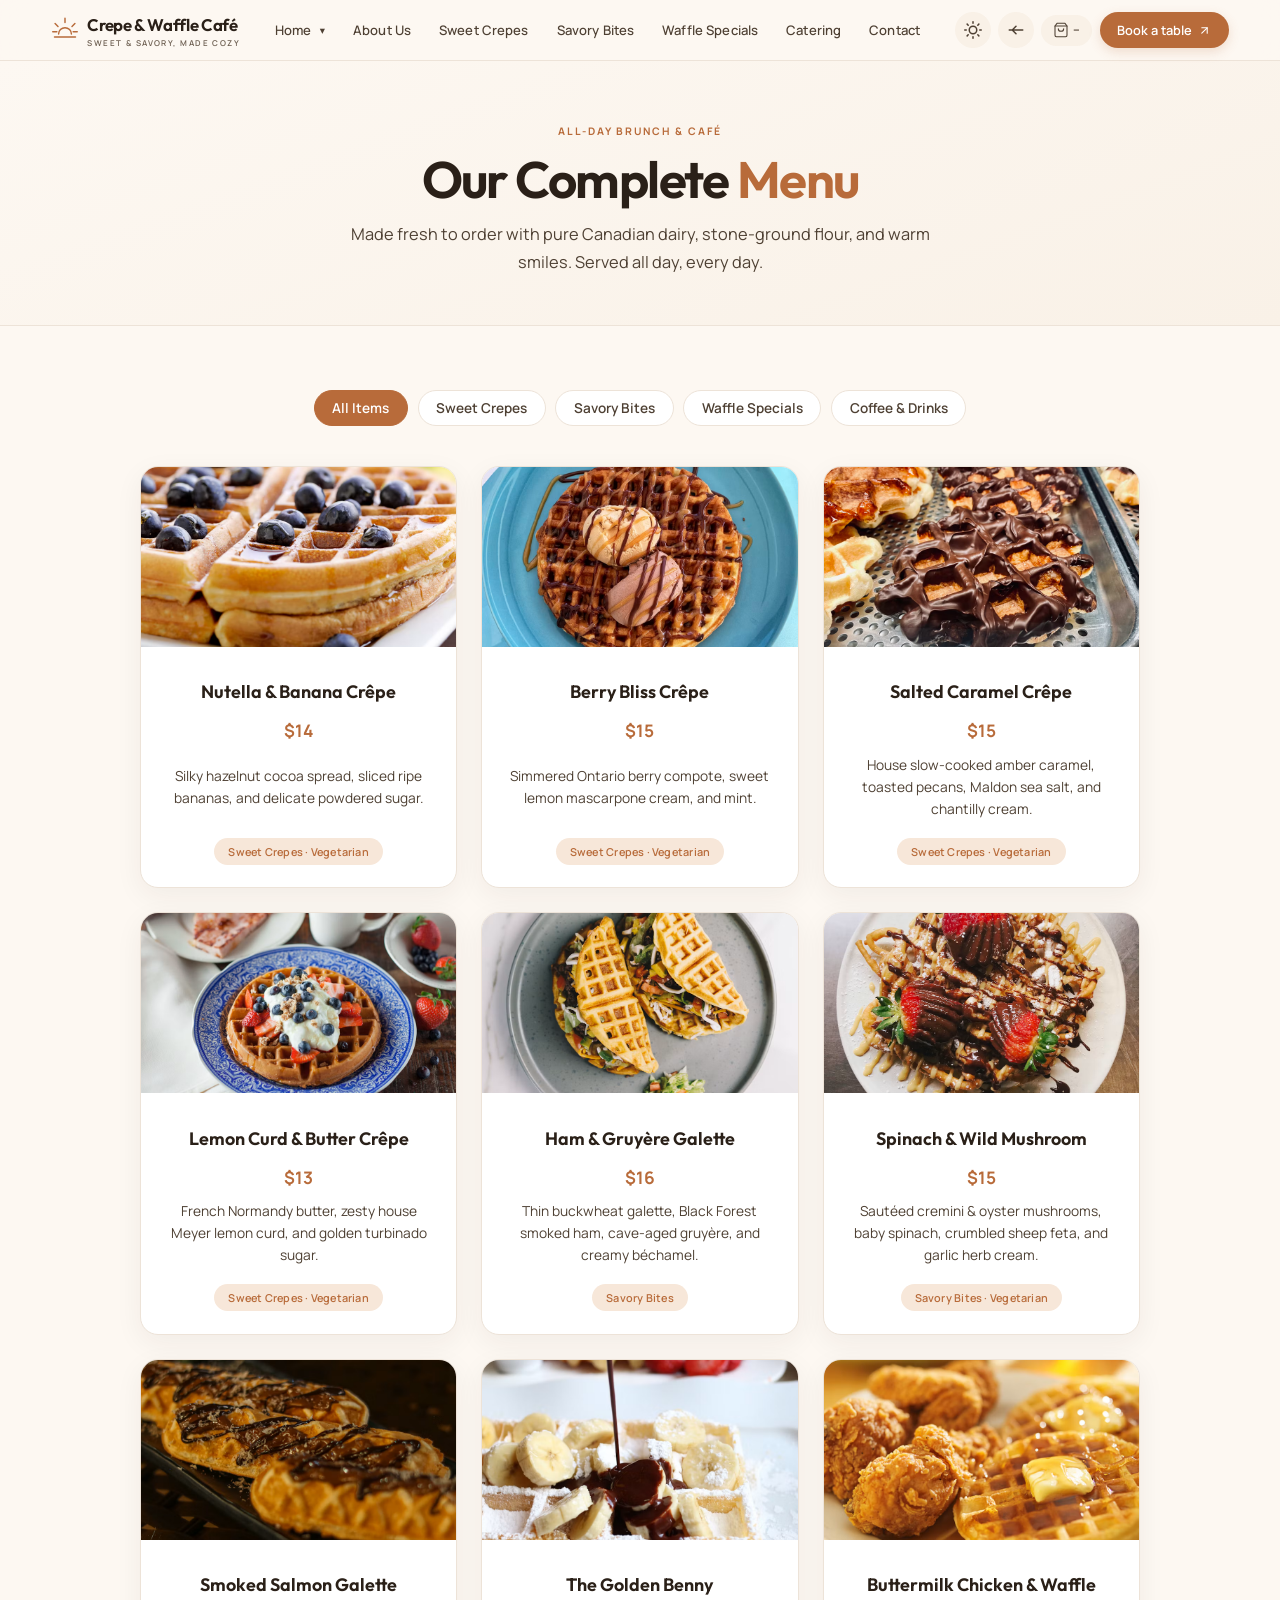
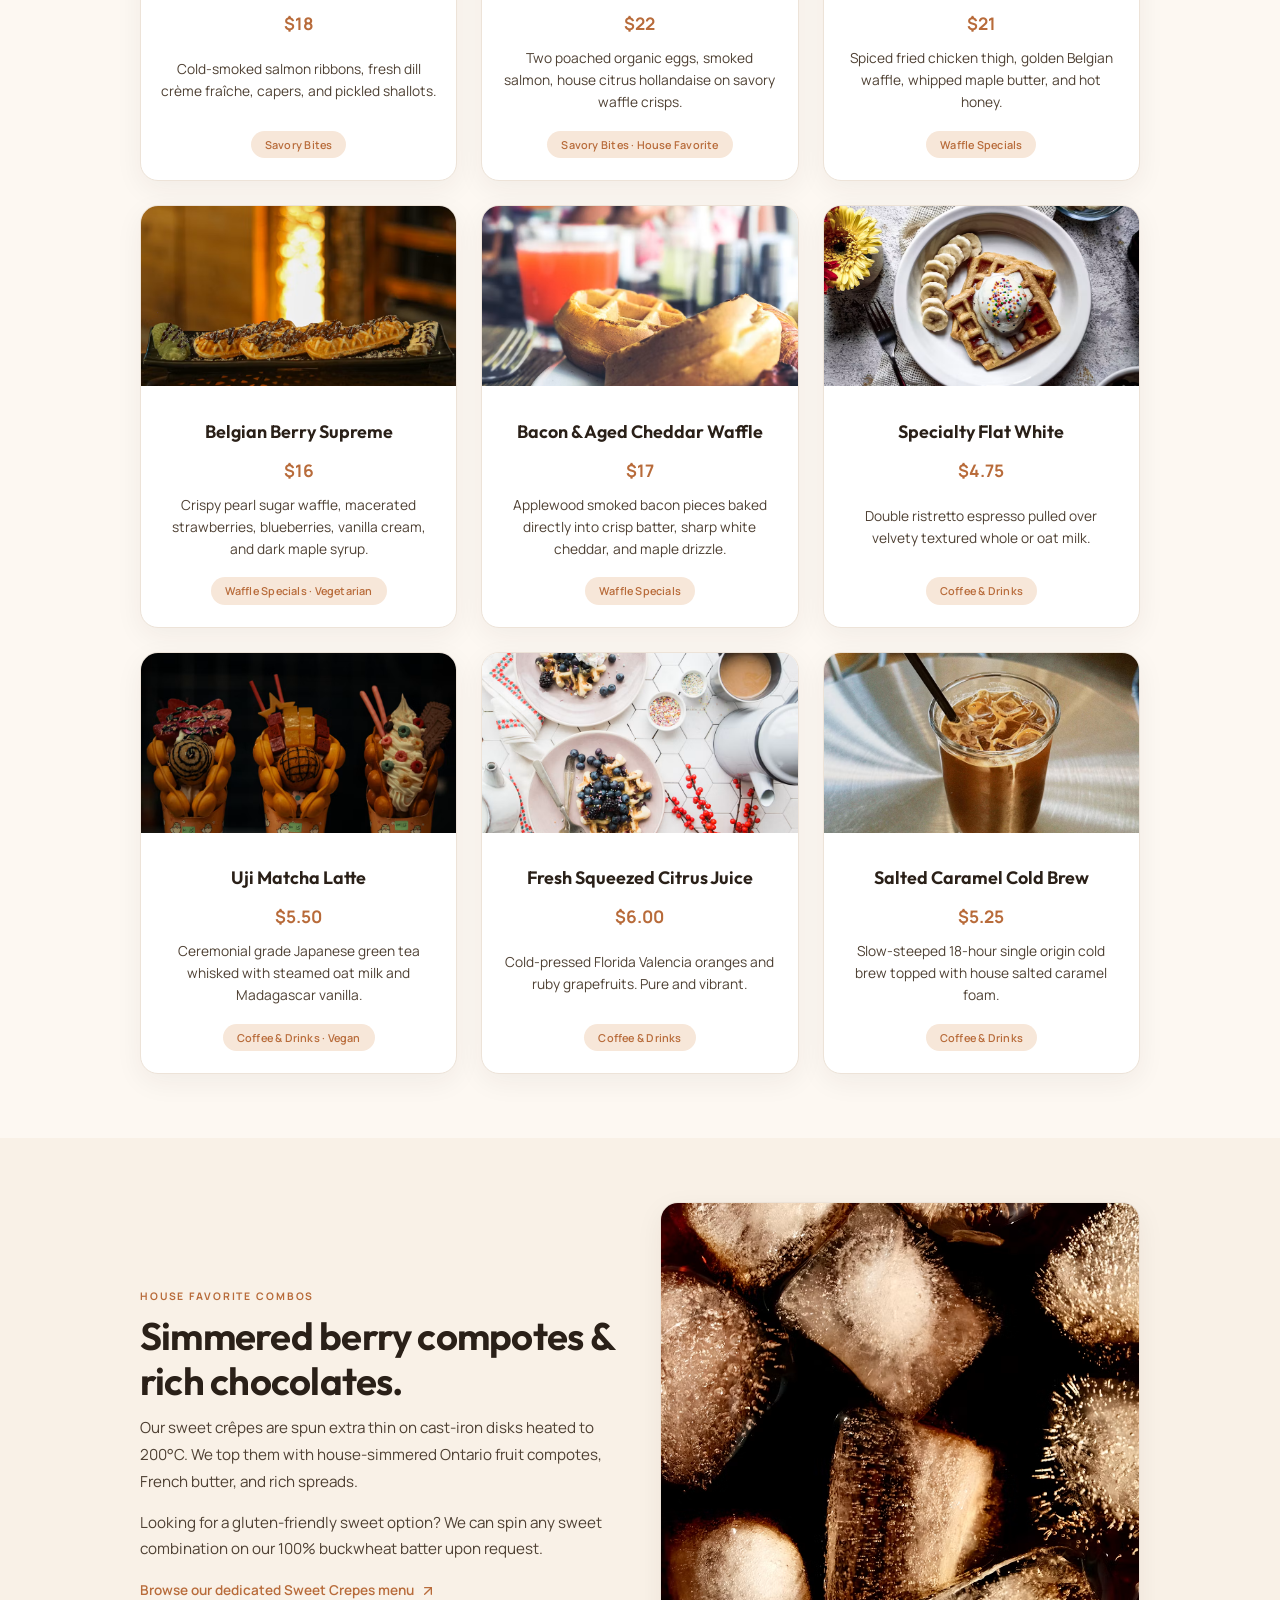
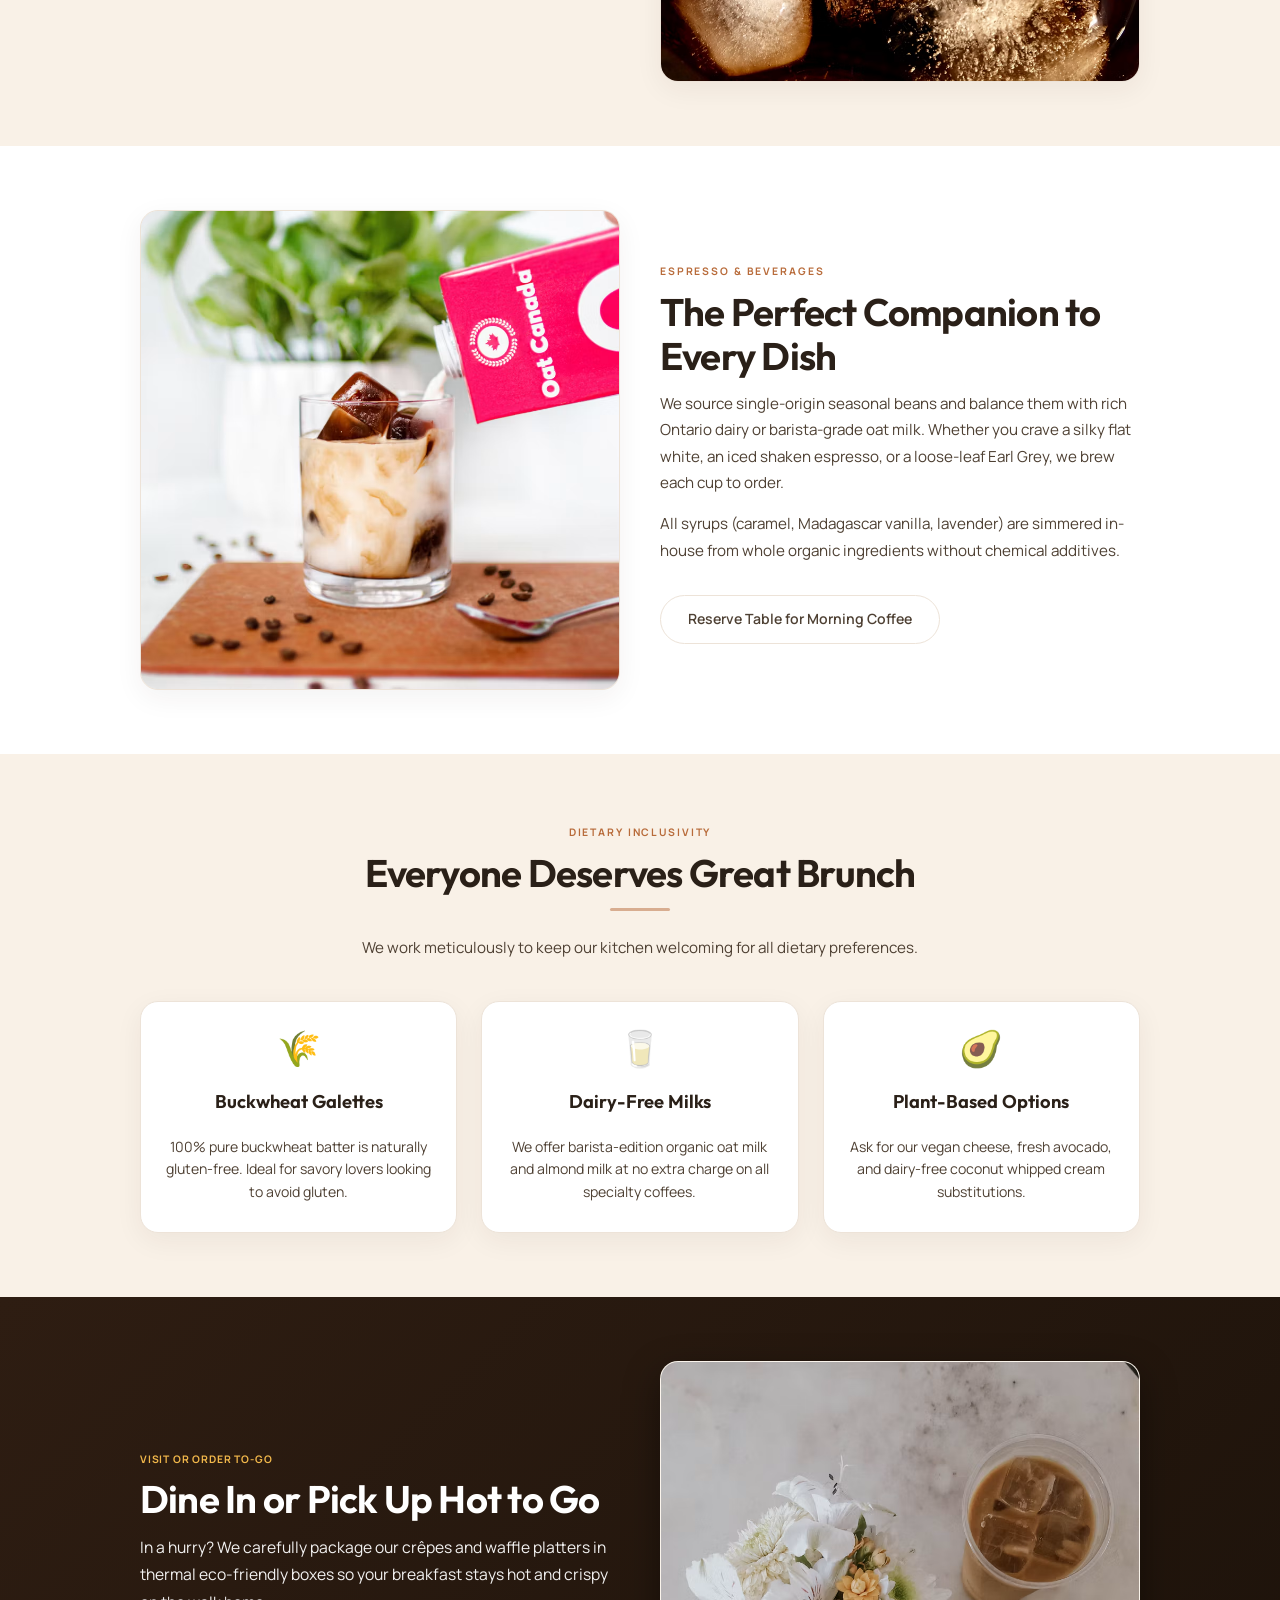
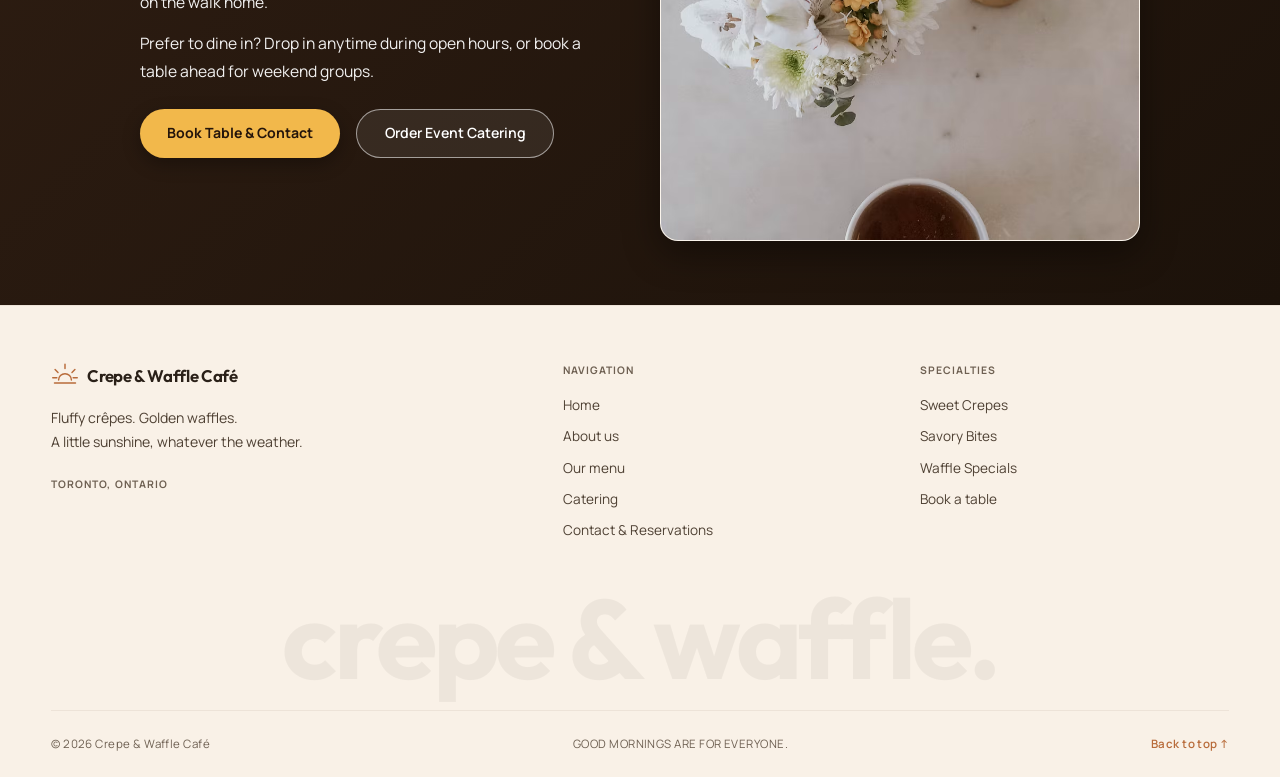
<file: menu.html>
<!DOCTYPE html>
<html lang="en">
<head>
  <meta charset="utf-8">
  <meta name="viewport" content="width=device-width, initial-scale=1">
  <title>Our Menu — Sweet, Savory, &amp; Specialty Waffles | Crepe & Waffle Café</title>
  <meta name="description" content="Explore our full café menu: French-style sweet crêpes, buckwheat savory galettes, crispy Belgian waffles, and specialty coffee.">
  <link rel="preconnect" href="https://fonts.googleapis.com">
  <link rel="preconnect" href="https://fonts.gstatic.com" crossorigin>
  <link href="https://fonts.googleapis.com/css2?family=Manrope:wght@400;450;500;550;600;650;700&family=Outfit:wght@400;450;500;550;600;650;700&display=swap" rel="stylesheet">
    <link rel="icon" type="image/svg+xml" href="assets/favicon.svg">
  <link rel="stylesheet" href="style.css">
</head>
<body>
  <a class="skip-link" href="#main">Skip to content</a>

  <!-- HEADER -->
  <header class="site-header">
    <a class="wordmark" href="index.html" aria-label="Crepe & Waffle Café home">
      <svg viewBox="0 0 48 48" fill="none" aria-hidden="true">
        <path d="M13 31a11 11 0 0 1 22 0M6 36h36M24 4v7M7 13l5 5M41 13l-5 5M3 27h7M38 27h7" stroke="currentColor" stroke-width="2.5" stroke-linecap="round"/>
      </svg>
      <span>Crepe & Waffle Café<span class="wordmark-caption">SWEET &amp; SAVORY, MADE COZY</span></span>
    </a>

    <nav class="desktop-nav" aria-label="Main navigation">
      <div class="dropdown">
        <button class="dropbtn" aria-haspopup="true" aria-expanded="false">Home</button>
        <div class="dropdown-content">
          <a href="index.html">Home 1</a>
          <a href="home2.html">Home 2</a>
        </div>
      </div>
      <a href="about.html">About Us</a>
      <a href="sweet-crepes.html">Sweet Crepes</a>
      <a href="savory-bites.html">Savory Bites</a>
      <a href="waffle-specials.html">Waffle Specials</a>
      <a href="catering.html">Catering</a>
      <a href="contact.html">Contact</a>
    </nav>

            <div class="header-actions">
      <button type="button" class="icon-button theme-toggle-btn" id="theme-toggle" aria-label="Toggle dark mode" title="Toggle dark mode">
        <svg class="sun-icon" xmlns="http://www.w3.org/2000/svg" width="18" height="18" viewBox="0 0 24 24" fill="none" stroke="currentColor" stroke-width="2" stroke-linecap="round" stroke-linejoin="round">
          <circle cx="12" cy="12" r="5"/><path d="M12 1v2M12 21v2M4.2 4.2l1.4 1.4M18.4 18.4l1.4 1.4M1 12h2M21 12h2M4.2 19.8l1.4-1.4M18.4 5.6l1.4-1.4"/>
        </svg>
        <svg class="moon-icon" xmlns="http://www.w3.org/2000/svg" width="18" height="18" viewBox="0 0 24 24" fill="none" stroke="currentColor" stroke-width="2" stroke-linecap="round" stroke-linejoin="round" style="display:none;">
          <path d="M21 12.79A9 9 0 1 1 11.21 3 7 7 0 0 0 21 12.79z"/>
        </svg>
      </button>

      <button type="button" class="icon-button rtl-toggle-btn" id="rtl-toggle" aria-label="Toggle text direction" title="Toggle text direction">
        <svg xmlns="http://www.w3.org/2000/svg" width="18" height="18" viewBox="0 0 24 24" fill="none" stroke="currentColor" stroke-width="2" stroke-linecap="round" stroke-linejoin="round">
          <path d="M17 12H3M21 12h-4M12 7l-5 5 5 5"/>
        </svg>
      </button>

      <a href="menu.html" class="bag-link" aria-label="Shopping bag">
        <svg xmlns="http://www.w3.org/2000/svg" width="16" height="16" viewBox="0 0 24 24" fill="none" stroke="currentColor" stroke-width="1.6" stroke-linecap="round" stroke-linejoin="round">
          <path d="M6 2 3 6v14a2 2 0 0 0 2 2h14a2 2 0 0 0 2-2V6l-3-4Z"/><path d="M3 6h18"/><path d="M16 10a4 4 0 0 1-8 0"/>
        </svg>
        <span class="bag-count">–</span>
      </a>

      <a href="contact.html" class="header-visit">
        <span>Book a table</span>
        <svg xmlns="http://www.w3.org/2000/svg" width="13" height="13" viewBox="0 0 24 24" fill="none" stroke="currentColor" stroke-width="2" stroke-linecap="round" stroke-linejoin="round">
          <path d="M7 7h10v10"/><path d="M7 17 17 7"/>
        </svg>
      </a>

      <button type="button" class="mobile-menu icon-button" id="mobile-menu-toggle" aria-label="Open navigation">
        <svg xmlns="http://www.w3.org/2000/svg" width="22" height="22" viewBox="0 0 24 24" fill="none" stroke="currentColor" stroke-width="2" stroke-linecap="round" stroke-linejoin="round">
          <line x1="4" x2="20" y1="12" y2="12"/><line x1="4" x2="20" y1="6" y2="6"/><line x1="4" x2="20" y1="18" y2="18"/>
        </svg>
      </button>
    </div>
  </header>

      <!-- Mobile nav backdrop & drawer -->
  <div class="mobile-nav-backdrop" id="mobile-backdrop"></div>
  <aside class="mobile-nav-overlay" id="mobile-nav" aria-label="Mobile Navigation Drawer">
    <div class="mobile-nav-header">
      <a class="wordmark" href="index.html">
        <svg viewBox="0 0 48 48" fill="none" aria-hidden="true">
          <path d="M13 31a11 11 0 0 1 22 0M6 36h36M24 4v7M7 13l5 5M41 13l-5 5M3 27h7M38 27h7" stroke="currentColor" stroke-width="2.5" stroke-linecap="round"/>
        </svg>
        <span>Crepe &amp; Waffle Café</span>
      </a>
      <button type="button" class="close-btn" id="mobile-close" aria-label="Close navigation">✕</button>
    </div>

    <div class="mobile-nav-links">
      <div class="mobile-nav-group">
        <span class="mobile-group-title">Home</span>
        <a href="index.html">Home 1 — Signature Combos</a>
        <a href="home2.html">Home 2 — Morning Special</a>
      </div>

      <div class="mobile-nav-group">
        <span class="mobile-group-title">Menu &amp; Specialties</span>
        <a href="menu.html" class="active">Our Menu (All 15 Items)</a>
        <a href="sweet-crepes.html">Sweet Crêpes</a>
        <a href="savory-bites.html">Savory Bites &amp; Galettes</a>
        <a href="waffle-specials.html">Waffle Specials</a>
      </div>

      <div class="mobile-nav-group">
        <span class="mobile-group-title">About &amp; Visits</span>
        <a href="about.html">About Our Story</a>
        <a href="catering.html">Catering &amp; Events</a>
        <a href="contact.html">Contact, Hours &amp; Map</a>
      </div>
    </div>

    <div class="mobile-nav-actions">
      <a href="contact.html" class="btn btn-primary mobile-cta">
        Book a table
        <svg xmlns="http://www.w3.org/2000/svg" width="14" height="14" viewBox="0 0 24 24" fill="none" stroke="currentColor" stroke-width="2" stroke-linecap="round" stroke-linejoin="round" style="display:inline-block; vertical-align:middle; margin-left:4px;">
          <path d="M7 7h10v10"/><path d="M7 17 17 7"/>
        </svg>
      </a>
      <a href="menu.html" class="mobile-bag-cta" aria-label="Shopping bag">
        <span class="mobile-bag-left">
          <svg xmlns="http://www.w3.org/2000/svg" width="16" height="16" viewBox="0 0 24 24" fill="none" stroke="currentColor" stroke-width="1.6" stroke-linecap="round" stroke-linejoin="round">
            <path d="M6 2 3 6v14a2 2 0 0 0 2 2h14a2 2 0 0 0 2-2V6l-3-4Z"/><path d="M3 6h18"/><path d="M16 10a4 4 0 0 1-8 0"/>
          </svg>
          <span>Online Order Bag</span>
        </span>
        <span class="bag-count">–</span>
      </a>
      <div class="mobile-quick-toggles">
        <button type="button" class="mobile-toggle-btn theme-toggle-btn" aria-label="Toggle dark mode">
          <span class="toggle-icon">🌙</span>
          <span class="toggle-text">Dark Mode</span>
        </button>
        <button type="button" class="mobile-toggle-btn rtl-toggle-btn" aria-label="Toggle text direction">
          <span class="toggle-icon">⇄</span>
          <span class="toggle-text">RTL Mode</span>
        </button>
      </div>
    </div>
  </aside>

  <!-- MAIN CONTENT (6 SECTIONS) -->
  <main id="main" class="main-wrap">

    <!-- SECTION 1: BANNER -->
    <section class="page-banner" id="menu-banner">
      <span class="sec-label">ALL-DAY BRUNCH &amp; CAFÉ</span>
      <h1>Our Complete <span>Menu</span></h1>
      <p>Made fresh to order with pure Canadian dairy, stone-ground flour, and warm smiles. Served all day, every day.</p>
    </section>

    <!-- SECTION 2: INTERACTIVE FILTERED MENU WITH REAL FOOD IMAGES -->
    <section class="sec sec-menu" id="menu-items">
      <div class="sec-inner">
        <div class="filter-bar">
          <button class="filter-btn active" data-filter="all">All Items</button>
          <button class="filter-btn" data-filter="sweet">Sweet Crepes</button>
          <button class="filter-btn" data-filter="savory">Savory Bites</button>
          <button class="filter-btn" data-filter="waffles">Waffle Specials</button>
          <button class="filter-btn" data-filter="drinks">Coffee &amp; Drinks</button>
        </div>

        <div class="menu-grid">
          <!-- Sweet Crepes -->
          <article class="menu-card" data-category="sweet">
            <div class="menu-card-img-wrap">
              <img src="assets/m1.avif" alt="Nutella and Banana Crêpe" class="menu-card-img">
            </div>
            <div class="menu-card-body">
              <h3>Nutella &amp; Banana Crêpe</h3>
              <span class="price">$14</span>
              <p>Silky hazelnut cocoa spread, sliced ripe bananas, and delicate powdered sugar.</p>
              <span class="tag">Sweet Crepes · Vegetarian</span>
            </div>
          </article>

          <article class="menu-card" data-category="sweet">
            <div class="menu-card-img-wrap">
              <img src="assets/m2.avif" alt="Berry Bliss Crêpe" class="menu-card-img">
            </div>
            <div class="menu-card-body">
              <h3>Berry Bliss Crêpe</h3>
              <span class="price">$15</span>
              <p>Simmered Ontario berry compote, sweet lemon mascarpone cream, and mint.</p>
              <span class="tag">Sweet Crepes · Vegetarian</span>
            </div>
          </article>

          <article class="menu-card" data-category="sweet">
            <div class="menu-card-img-wrap">
              <img src="assets/m3.avif" alt="Salted Caramel Crêpe" class="menu-card-img">
            </div>
            <div class="menu-card-body">
              <h3>Salted Caramel Crêpe</h3>
              <span class="price">$15</span>
              <p>House slow-cooked amber caramel, toasted pecans, Maldon sea salt, and chantilly cream.</p>
              <span class="tag">Sweet Crepes · Vegetarian</span>
            </div>
          </article>

          <article class="menu-card" data-category="sweet">
            <div class="menu-card-img-wrap">
              <img src="assets/m4.avif" alt="Lemon Curd and Butter Crêpe" class="menu-card-img">
            </div>
            <div class="menu-card-body">
              <h3>Lemon Curd &amp; Butter Crêpe</h3>
              <span class="price">$13</span>
              <p>French Normandy butter, zesty house Meyer lemon curd, and golden turbinado sugar.</p>
              <span class="tag">Sweet Crepes · Vegetarian</span>
            </div>
          </article>

          <!-- Savory Bites -->
          <article class="menu-card" data-category="savory">
            <div class="menu-card-img-wrap">
              <img src="assets/m5.avif" alt="Ham and Gruyère Galette" class="menu-card-img">
            </div>
            <div class="menu-card-body">
              <h3>Ham &amp; Gruyère Galette</h3>
              <span class="price">$16</span>
              <p>Thin buckwheat galette, Black Forest smoked ham, cave-aged gruyère, and creamy béchamel.</p>
              <span class="tag">Savory Bites</span>
            </div>
          </article>

          <article class="menu-card" data-category="savory">
            <div class="menu-card-img-wrap">
              <img src="assets/m6.avif" alt="Spinach and Wild Mushroom Galette" class="menu-card-img">
            </div>
            <div class="menu-card-body">
              <h3>Spinach &amp; Wild Mushroom</h3>
              <span class="price">$15</span>
              <p>Sautéed cremini &amp; oyster mushrooms, baby spinach, crumbled sheep feta, and garlic herb cream.</p>
              <span class="tag">Savory Bites · Vegetarian</span>
            </div>
          </article>

          <article class="menu-card" data-category="savory">
            <div class="menu-card-img-wrap">
              <img src="assets/m7.avif" alt="Smoked Salmon Galette" class="menu-card-img">
            </div>
            <div class="menu-card-body">
              <h3>Smoked Salmon Galette</h3>
              <span class="price">$18</span>
              <p>Cold-smoked salmon ribbons, fresh dill crème fraîche, capers, and pickled shallots.</p>
              <span class="tag">Savory Bites</span>
            </div>
          </article>

          <article class="menu-card" data-category="savory">
            <div class="menu-card-img-wrap">
              <img src="assets/m8.avif" alt="The Golden Benny" class="menu-card-img">
            </div>
            <div class="menu-card-body">
              <h3>The Golden Benny</h3>
              <span class="price">$22</span>
              <p>Two poached organic eggs, smoked salmon, house citrus hollandaise on savory waffle crisps.</p>
              <span class="tag">Savory Bites · House Favorite</span>
            </div>
          </article>

          <!-- Waffle Specials -->
          <article class="menu-card" data-category="waffles">
            <div class="menu-card-img-wrap">
              <img src="assets/m9.avif" alt="Buttermilk Chicken and Waffle" class="menu-card-img">
            </div>
            <div class="menu-card-body">
              <h3>Buttermilk Chicken &amp; Waffle</h3>
              <span class="price">$21</span>
              <p>Spiced fried chicken thigh, golden Belgian waffle, whipped maple butter, and hot honey.</p>
              <span class="tag">Waffle Specials</span>
            </div>
          </article>

          <article class="menu-card" data-category="waffles">
            <div class="menu-card-img-wrap">
              <img src="assets/m10.avif" alt="Belgian Berry Supreme Waffle" class="menu-card-img">
            </div>
            <div class="menu-card-body">
              <h3>Belgian Berry Supreme</h3>
              <span class="price">$16</span>
              <p>Crispy pearl sugar waffle, macerated strawberries, blueberries, vanilla cream, and dark maple syrup.</p>
              <span class="tag">Waffle Specials · Vegetarian</span>
            </div>
          </article>

          <article class="menu-card" data-category="waffles">
            <div class="menu-card-img-wrap">
              <img src="assets/m11.avif" alt="Bacon and Aged Cheddar Waffle" class="menu-card-img">
            </div>
            <div class="menu-card-body">
              <h3>Bacon &amp; Aged Cheddar Waffle</h3>
              <span class="price">$17</span>
              <p>Applewood smoked bacon pieces baked directly into crisp batter, sharp white cheddar, and maple drizzle.</p>
              <span class="tag">Waffle Specials</span>
            </div>
          </article>

          <!-- Coffee & Drinks -->
          <article class="menu-card" data-category="drinks">
            <div class="menu-card-img-wrap">
              <img src="assets/m12.avif" alt="Specialty Flat White" class="menu-card-img">
            </div>
            <div class="menu-card-body">
              <h3>Specialty Flat White</h3>
              <span class="price">$4.75</span>
              <p>Double ristretto espresso pulled over velvety textured whole or oat milk.</p>
              <span class="tag">Coffee &amp; Drinks</span>
            </div>
          </article>

          <article class="menu-card" data-category="drinks">
            <div class="menu-card-img-wrap">
              <img src="assets/m13.avif" alt="Uji Matcha Latte" class="menu-card-img">
            </div>
            <div class="menu-card-body">
              <h3>Uji Matcha Latte</h3>
              <span class="price">$5.50</span>
              <p>Ceremonial grade Japanese green tea whisked with steamed oat milk and Madagascar vanilla.</p>
              <span class="tag">Coffee &amp; Drinks · Vegan</span>
            </div>
          </article>

          <article class="menu-card" data-category="drinks">
            <div class="menu-card-img-wrap">
              <img src="assets/m14.avif" alt="Fresh Squeezed Citrus Juice" class="menu-card-img">
            </div>
            <div class="menu-card-body">
              <h3>Fresh Squeezed Citrus Juice</h3>
              <span class="price">$6.00</span>
              <p>Cold-pressed Florida Valencia oranges and ruby grapefruits. Pure and vibrant.</p>
              <span class="tag">Coffee &amp; Drinks</span>
            </div>
          </article>

          <article class="menu-card" data-category="drinks">
            <div class="menu-card-img-wrap">
              <img src="assets/m16.avif" alt="Salted Caramel Cold Brew" class="menu-card-img">
            </div>
            <div class="menu-card-body">
              <h3>Salted Caramel Cold Brew</h3>
              <span class="price">$5.25</span>
              <p>Slow-steeped 18-hour single origin cold brew topped with house salted caramel foam.</p>
              <span class="tag">Coffee &amp; Drinks</span>
            </div>
          </article>
        </div>
      </div>
    </section>

    <!-- SECTION 3: SWEET CRÊPES SPOTLIGHT SPLIT -->
    <section class="sec sec-sweet" id="menu-sweet-spotlight">
      <div class="sec-inner">
        <div class="split-layout">
          <div class="split-content">
            <span class="sec-label">HOUSE FAVORITE COMBOS</span>
            <h2 class="sec-title">Simmered berry compotes &amp; rich chocolates.</h2>
            <p>Our sweet crêpes are spun extra thin on cast-iron disks heated to 200°C. We top them with house-simmered Ontario fruit compotes, French butter, and rich spreads.</p>
            <p>Looking for a gluten-friendly sweet option? We can spin any sweet combination on our 100% buckwheat batter upon request.</p>
            <a href="sweet-crepes.html" class="link-arrow">Browse our dedicated Sweet Crepes menu
              <svg xmlns="http://www.w3.org/2000/svg" width="16" height="16" viewBox="0 0 24 24" fill="none" stroke="currentColor" stroke-width="2" stroke-linecap="round" stroke-linejoin="round">
                <path d="M7 7h10v10"/><path d="M7 17 17 7"/>
              </svg>
            </a>
          </div>
          <div class="split-media">
            <img src="assets/m17.avif" alt="Plated sweet crêpes with berries">
          </div>
        </div>
      </div>
    </section>

    <!-- SECTION 4: BARISTA PROGRAM SPLIT -->
    <section class="sec sec-savory" id="menu-coffee-spotlight">
      <div class="sec-inner">
        <div class="split-layout reverse">
          <div class="split-content">
            <span class="sec-label">ESPRESSO &amp; BEVERAGES</span>
            <h2 class="sec-title">The Perfect Companion to Every Dish</h2>
            <p>We source single-origin seasonal beans and balance them with rich Ontario dairy or barista-grade oat milk. Whether you crave a silky flat white, an iced shaken espresso, or a loose-leaf Earl Grey, we brew each cup to order.</p>
            <p>All syrups (caramel, Madagascar vanilla, lavender) are simmered in-house from whole organic ingredients without chemical additives.</p>
            <a href="contact.html" class="btn btn-outline" style="margin-top:1rem;">Reserve Table for Morning Coffee</a>
          </div>
          <div class="split-media">
            <img src="assets/m18.avif" alt="Barista poured specialty flat white on sunny table">
          </div>
        </div>
      </div>
    </section>

    <!-- SECTION 5: DIETARY & ALLERGEN GUIDANCE -->
    <section class="sec sec-waffle" id="menu-dietary">
      <div class="sec-inner">
        <div class="sec-header">
          <span class="sec-label">DIETARY INCLUSIVITY</span>
          <h2 class="sec-title">Everyone Deserves Great Brunch</h2>
          <div class="sec-divider"></div>
          <p class="sec-desc">We work meticulously to keep our kitchen welcoming for all dietary preferences.</p>
        </div>
        <div class="values-grid">
          <div class="value-card">
            <div class="value-icon">🌾</div>
            <h3>Buckwheat Galettes</h3>
            <p>100% pure buckwheat batter is naturally gluten-free. Ideal for savory lovers looking to avoid gluten.</p>
          </div>
          <div class="value-card">
            <div class="value-icon">🥛</div>
            <h3>Dairy-Free Milks</h3>
            <p>We offer barista-edition organic oat milk and almond milk at no extra charge on all specialty coffees.</p>
          </div>
          <div class="value-card">
            <div class="value-icon">🥑</div>
            <h3>Plant-Based Options</h3>
            <p>Ask for our vegan cheese, fresh avocado, and dairy-free coconut whipped cream substitutions.</p>
          </div>
        </div>
      </div>
    </section>

    <!-- SECTION 6: TAKEOUT & BOOKINGS SPLIT -->
    <section class="sec sec-catering" id="menu-cta">
      <div class="sec-inner">
        <div class="split-layout">
          <div class="split-content">
            <span class="sec-label">VISIT OR ORDER TO-GO</span>
            <h2 class="sec-title">Dine In or Pick Up Hot to Go</h2>
            <p>In a hurry? We carefully package our crêpes and waffle platters in thermal eco-friendly boxes so your breakfast stays hot and crispy on the walk home.</p>
            <p>Prefer to dine in? Drop in anytime during open hours, or book a table ahead for weekend groups.</p>
            <div style="display:flex; gap:1rem; flex-wrap:wrap; margin-top:1.5rem;">
              <a href="contact.html" class="btn btn-primary" style="background:var(--gold); color:#2e1f14;">Book Table &amp; Contact</a>
              <a href="catering.html" class="btn btn-outline" style="color:#fff; border-color:rgba(255,255,255,0.4);">Order Event Catering</a>
            </div>
          </div>
          <div class="split-media">
            <img src="assets/m19.avif" alt="Dine-in warm seating in café">
          </div>
        </div>
      </div>
    </section>

  </main>

  <!-- FOOTER -->
  <footer class="site-footer">
    <div class="footer-top">
      <div>
        <a class="wordmark" href="index.html">
          <svg viewBox="0 0 48 48" fill="none" aria-hidden="true">
            <path d="M13 31a11 11 0 0 1 22 0M6 36h36M24 4v7M7 13l5 5M41 13l-5 5M3 27h7M38 27h7" stroke="currentColor" stroke-width="2.5" stroke-linecap="round"/>
          </svg>
          <span>Crepe & Waffle Café</span>
        </a>
        <p>Fluffy crêpes. Golden waffles.<br>A little sunshine, whatever the weather.</p>
        <span class="eyebrow">TORONTO, ONTARIO</span>
      </div>
      <div class="footer-links">
        <span class="eyebrow">NAVIGATION</span>
        <a href="index.html">Home</a>
        <a href="about.html">About us</a>
        <a href="menu.html">Our menu</a>
        <a href="catering.html">Catering</a>
        <a href="contact.html">Contact &amp; Reservations</a>
      </div>
      <div class="footer-links">
        <span class="eyebrow">SPECIALTIES</span>
        <a href="sweet-crepes.html">Sweet Crepes</a>
        <a href="savory-bites.html">Savory Bites</a>
        <a href="waffle-specials.html">Waffle Specials</a>
        <a href="contact.html">Book a table</a>
      </div>
    </div>
    <div class="footer-display" aria-hidden="true">crepe & waffle.</div>
    <div class="footer-bottom">
      <span>© 2026 Crepe & Waffle Café</span>
      <span>GOOD MORNINGS ARE FOR EVERYONE.</span>
      <a href="#main">Back to top ↑</a>
    </div>
  </footer>

  <script src="script.js"></script>
</body>
</html>
</file>
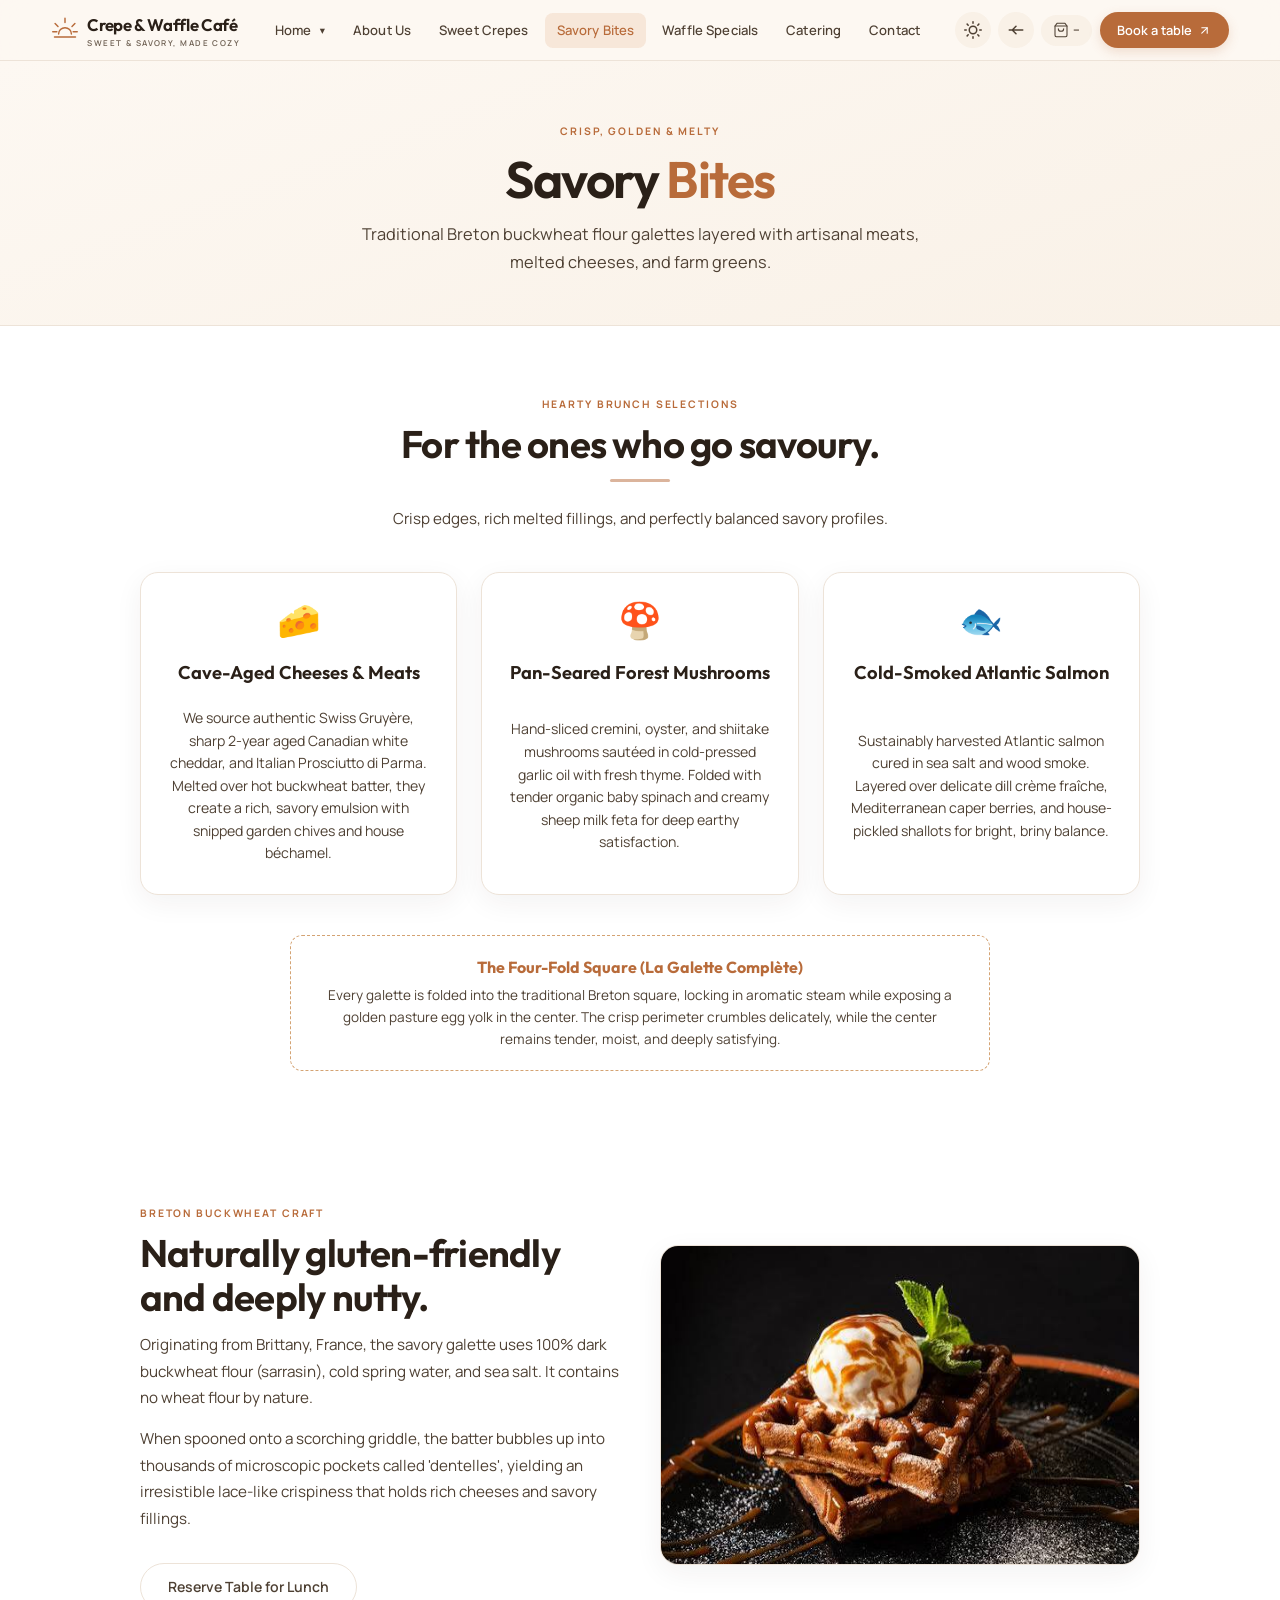
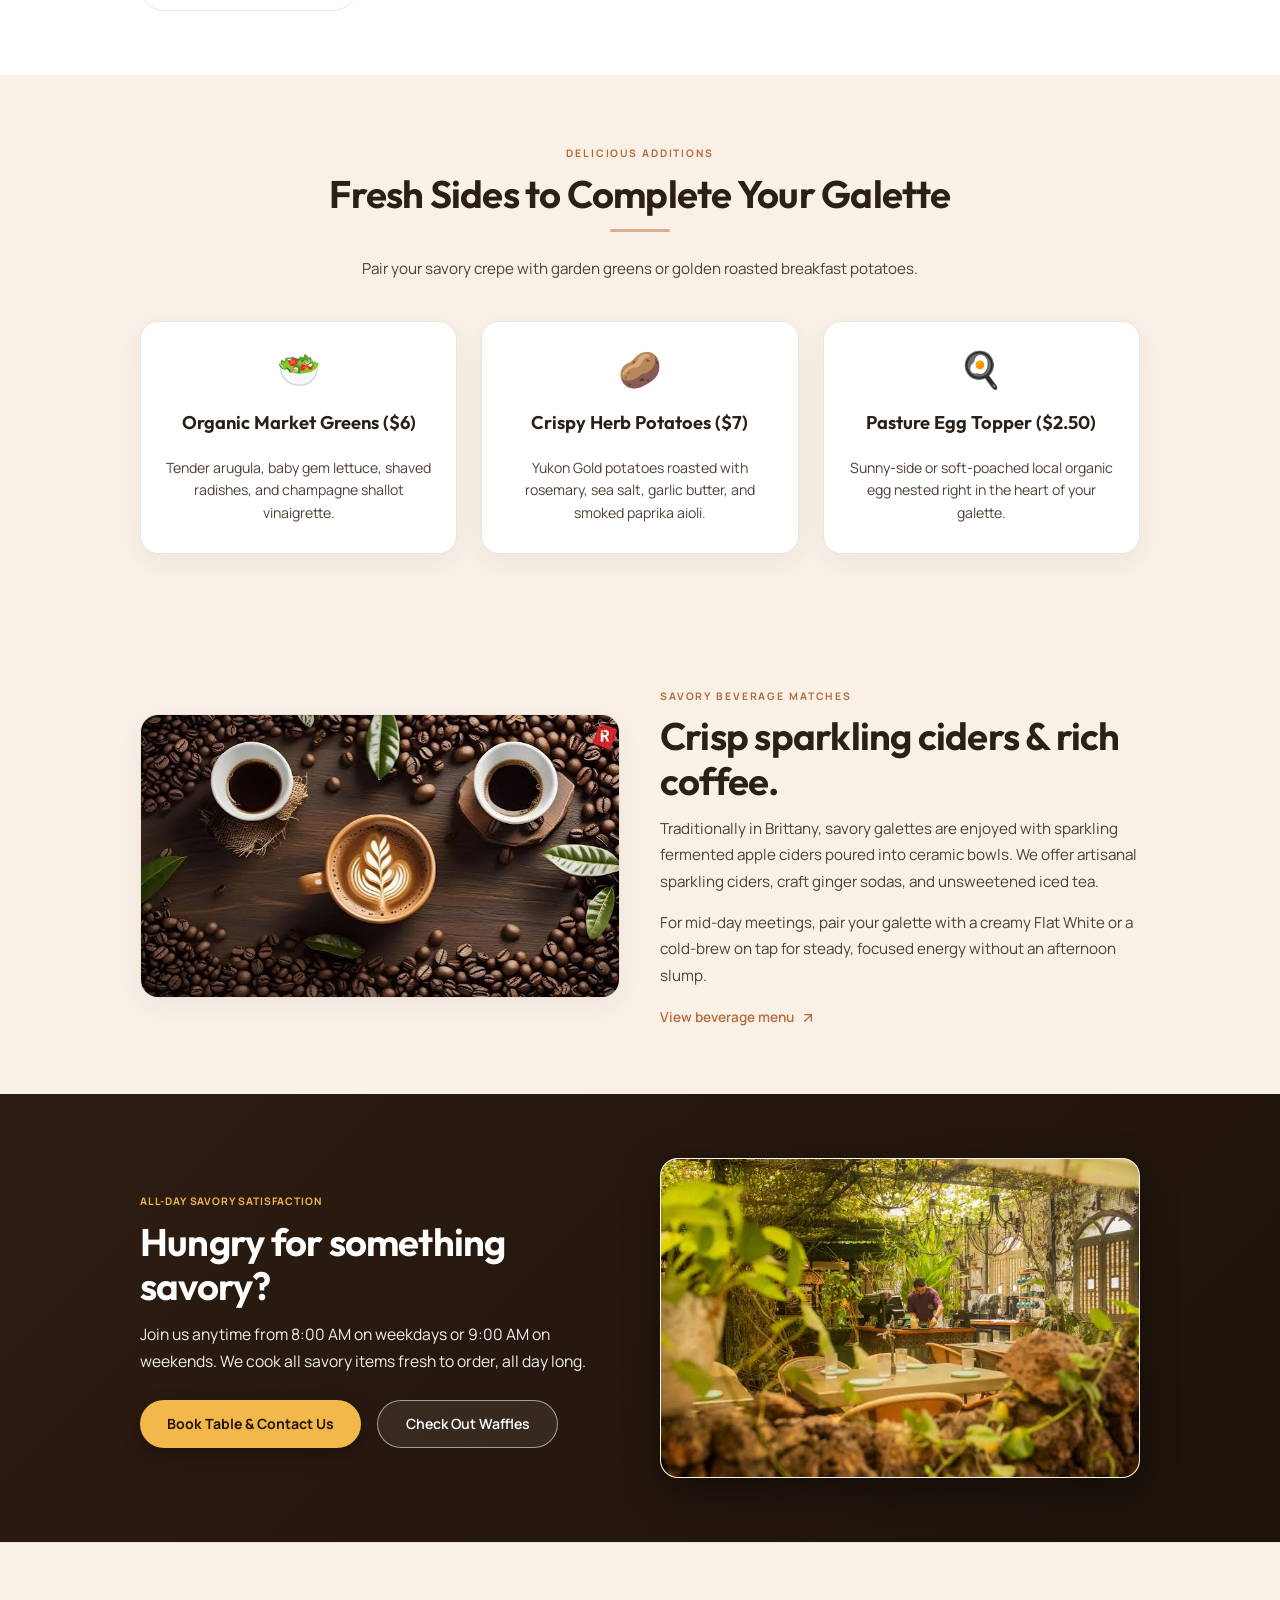
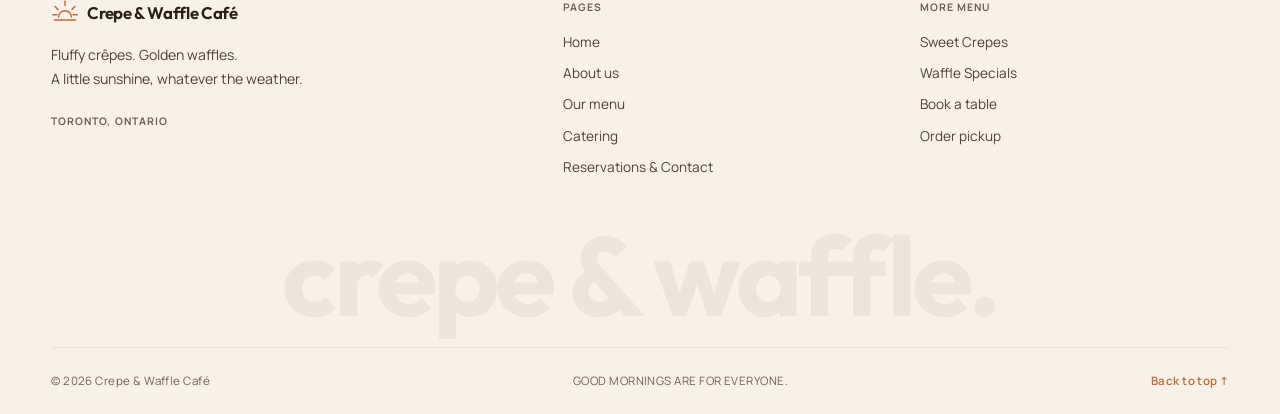
<file: savory-bites.html>
<!DOCTYPE html>
<html lang="en">
<head>
  <meta charset="utf-8">
  <meta name="viewport" content="width=device-width, initial-scale=1">
  <title>Savory Bites &amp; Galettes — Hearty Brunch | Crepe & Waffle Café</title>
  <meta name="description" content="Savory buckwheat galettes, melted artisan cheeses, smoked salmon, and gourmet brunch creations in Toronto.">
  <link rel="preconnect" href="https://fonts.googleapis.com">
  <link rel="preconnect" href="https://fonts.gstatic.com" crossorigin>
  <link href="https://fonts.googleapis.com/css2?family=Manrope:wght@400;450;500;550;600;650;700&family=Outfit:wght@400;450;500;550;600;650;700&display=swap" rel="stylesheet">
    <link rel="icon" type="image/svg+xml" href="assets/favicon.svg">
  <link rel="stylesheet" href="style.css">
</head>
<body>
  <a class="skip-link" href="#main">Skip to content</a>

  <!-- HEADER -->
  <header class="site-header">
    <a class="wordmark" href="index.html" aria-label="Crepe & Waffle Café home">
      <svg viewBox="0 0 48 48" fill="none" aria-hidden="true">
        <path d="M13 31a11 11 0 0 1 22 0M6 36h36M24 4v7M7 13l5 5M41 13l-5 5M3 27h7M38 27h7" stroke="currentColor" stroke-width="2.5" stroke-linecap="round"/>
      </svg>
      <span>Crepe & Waffle Café<span class="wordmark-caption">SWEET &amp; SAVORY, MADE COZY</span></span>
    </a>

    <nav class="desktop-nav" aria-label="Main navigation">
      <div class="dropdown">
        <button class="dropbtn" aria-haspopup="true" aria-expanded="false">Home</button>
        <div class="dropdown-content">
          <a href="index.html">Home 1</a>
          <a href="home2.html">Home 2</a>
        </div>
      </div>
      <a href="about.html">About Us</a>
      <a href="sweet-crepes.html">Sweet Crepes</a>
      <a href="savory-bites.html" class="active">Savory Bites</a>
      <a href="waffle-specials.html">Waffle Specials</a>
      <a href="catering.html">Catering</a>
      <a href="contact.html">Contact</a>
    </nav>

            <div class="header-actions">
      <button type="button" class="icon-button theme-toggle-btn" id="theme-toggle" aria-label="Toggle dark mode" title="Toggle dark mode">
        <svg class="sun-icon" xmlns="http://www.w3.org/2000/svg" width="18" height="18" viewBox="0 0 24 24" fill="none" stroke="currentColor" stroke-width="2" stroke-linecap="round" stroke-linejoin="round">
          <circle cx="12" cy="12" r="5"/><path d="M12 1v2M12 21v2M4.2 4.2l1.4 1.4M18.4 18.4l1.4 1.4M1 12h2M21 12h2M4.2 19.8l1.4-1.4M18.4 5.6l1.4-1.4"/>
        </svg>
        <svg class="moon-icon" xmlns="http://www.w3.org/2000/svg" width="18" height="18" viewBox="0 0 24 24" fill="none" stroke="currentColor" stroke-width="2" stroke-linecap="round" stroke-linejoin="round" style="display:none;">
          <path d="M21 12.79A9 9 0 1 1 11.21 3 7 7 0 0 0 21 12.79z"/>
        </svg>
      </button>

      <button type="button" class="icon-button rtl-toggle-btn" id="rtl-toggle" aria-label="Toggle text direction" title="Toggle text direction">
        <svg xmlns="http://www.w3.org/2000/svg" width="18" height="18" viewBox="0 0 24 24" fill="none" stroke="currentColor" stroke-width="2" stroke-linecap="round" stroke-linejoin="round">
          <path d="M17 12H3M21 12h-4M12 7l-5 5 5 5"/>
        </svg>
      </button>

      <a href="menu.html" class="bag-link" aria-label="Shopping bag">
        <svg xmlns="http://www.w3.org/2000/svg" width="16" height="16" viewBox="0 0 24 24" fill="none" stroke="currentColor" stroke-width="1.6" stroke-linecap="round" stroke-linejoin="round">
          <path d="M6 2 3 6v14a2 2 0 0 0 2 2h14a2 2 0 0 0 2-2V6l-3-4Z"/><path d="M3 6h18"/><path d="M16 10a4 4 0 0 1-8 0"/>
        </svg>
        <span class="bag-count">–</span>
      </a>

      <a href="contact.html" class="header-visit">
        <span>Book a table</span>
        <svg xmlns="http://www.w3.org/2000/svg" width="13" height="13" viewBox="0 0 24 24" fill="none" stroke="currentColor" stroke-width="2" stroke-linecap="round" stroke-linejoin="round">
          <path d="M7 7h10v10"/><path d="M7 17 17 7"/>
        </svg>
      </a>

      <button type="button" class="mobile-menu icon-button" id="mobile-menu-toggle" aria-label="Open navigation">
        <svg xmlns="http://www.w3.org/2000/svg" width="22" height="22" viewBox="0 0 24 24" fill="none" stroke="currentColor" stroke-width="2" stroke-linecap="round" stroke-linejoin="round">
          <line x1="4" x2="20" y1="12" y2="12"/><line x1="4" x2="20" y1="6" y2="6"/><line x1="4" x2="20" y1="18" y2="18"/>
        </svg>
      </button>
    </div>
  </header>

      <!-- Mobile nav backdrop & drawer -->
  <div class="mobile-nav-backdrop" id="mobile-backdrop"></div>
  <aside class="mobile-nav-overlay" id="mobile-nav" aria-label="Mobile Navigation Drawer">
    <div class="mobile-nav-header">
      <a class="wordmark" href="index.html">
        <svg viewBox="0 0 48 48" fill="none" aria-hidden="true">
          <path d="M13 31a11 11 0 0 1 22 0M6 36h36M24 4v7M7 13l5 5M41 13l-5 5M3 27h7M38 27h7" stroke="currentColor" stroke-width="2.5" stroke-linecap="round"/>
        </svg>
        <span>Crepe &amp; Waffle Café</span>
      </a>
      <button type="button" class="close-btn" id="mobile-close" aria-label="Close navigation">✕</button>
    </div>

    <div class="mobile-nav-links">
      <div class="mobile-nav-group">
        <span class="mobile-group-title">Home</span>
        <a href="index.html">Home 1 — Signature Combos</a>
        <a href="home2.html">Home 2 — Morning Special</a>
      </div>

      <div class="mobile-nav-group">
        <span class="mobile-group-title">Menu &amp; Specialties</span>
        <a href="menu.html">Our Menu (All 15 Items)</a>
        <a href="sweet-crepes.html">Sweet Crêpes</a>
        <a href="savory-bites.html" class="active">Savory Bites &amp; Galettes</a>
        <a href="waffle-specials.html">Waffle Specials</a>
      </div>

      <div class="mobile-nav-group">
        <span class="mobile-group-title">About &amp; Visits</span>
        <a href="about.html">About Our Story</a>
        <a href="catering.html">Catering &amp; Events</a>
        <a href="contact.html">Contact, Hours &amp; Map</a>
      </div>
    </div>

    <div class="mobile-nav-actions">
      <a href="contact.html" class="btn btn-primary mobile-cta">
        Book a table
        <svg xmlns="http://www.w3.org/2000/svg" width="14" height="14" viewBox="0 0 24 24" fill="none" stroke="currentColor" stroke-width="2" stroke-linecap="round" stroke-linejoin="round" style="display:inline-block; vertical-align:middle; margin-left:4px;">
          <path d="M7 7h10v10"/><path d="M7 17 17 7"/>
        </svg>
      </a>
      <a href="menu.html" class="mobile-bag-cta" aria-label="Shopping bag">
        <span class="mobile-bag-left">
          <svg xmlns="http://www.w3.org/2000/svg" width="16" height="16" viewBox="0 0 24 24" fill="none" stroke="currentColor" stroke-width="1.6" stroke-linecap="round" stroke-linejoin="round">
            <path d="M6 2 3 6v14a2 2 0 0 0 2 2h14a2 2 0 0 0 2-2V6l-3-4Z"/><path d="M3 6h18"/><path d="M16 10a4 4 0 0 1-8 0"/>
          </svg>
          <span>Online Order Bag</span>
        </span>
        <span class="bag-count">–</span>
      </a>
      <div class="mobile-quick-toggles">
        <button type="button" class="mobile-toggle-btn theme-toggle-btn" aria-label="Toggle dark mode">
          <span class="toggle-icon">🌙</span>
          <span class="toggle-text">Dark Mode</span>
        </button>
        <button type="button" class="mobile-toggle-btn rtl-toggle-btn" aria-label="Toggle text direction">
          <span class="toggle-icon">⇄</span>
          <span class="toggle-text">RTL Mode</span>
        </button>
      </div>
    </div>
  </aside>

  <!-- MAIN CONTENT (6 SECTIONS) -->
  <main id="main" class="main-wrap">

    <!-- SECTION 1: BANNER -->
    <section class="page-banner" id="savory-banner">
      <span class="sec-label">CRISP, GOLDEN &amp; MELTY</span>
      <h1>Savory <span>Bites</span></h1>
      <p>Traditional Breton buckwheat flour galettes layered with artisanal meats, melted cheeses, and farm greens.</p>
    </section>

    <!-- SECTION 2: SAVORY CULINARY PROFILES (NO IMAGE CARDS, NO LINKS) -->
    <section class="sec sec-savory" id="savory-grid">
      <div class="sec-inner">
        <div class="sec-header">
          <span class="sec-label">HEARTY BRUNCH SELECTIONS</span>
          <h2 class="sec-title">For the ones who go savoury.</h2>
          <div class="sec-divider"></div>
          <p class="sec-desc">Crisp edges, rich melted fillings, and perfectly balanced savory profiles.</p>
        </div>

        <div class="values-grid">
          <div class="value-card">
            <div class="value-icon">🧀</div>
            <h3>Cave-Aged Cheeses &amp; Meats</h3>
            <p>We source authentic Swiss Gruyère, sharp 2-year aged Canadian white cheddar, and Italian Prosciutto di Parma. Melted over hot buckwheat batter, they create a rich, savory emulsion with snipped garden chives and house béchamel.</p>
          </div>
          <div class="value-card">
            <div class="value-icon">🍄</div>
            <h3>Pan-Seared Forest Mushrooms</h3>
            <p>Hand-sliced cremini, oyster, and shiitake mushrooms sautéed in cold-pressed garlic oil with fresh thyme. Folded with tender organic baby spinach and creamy sheep milk feta for deep earthy satisfaction.</p>
          </div>
          <div class="value-card">
            <div class="value-icon">🐟</div>
            <h3>Cold-Smoked Atlantic Salmon</h3>
            <p>Sustainably harvested Atlantic salmon cured in sea salt and wood smoke. Layered over delicate dill crème fraîche, Mediterranean caper berries, and house-pickled shallots for bright, briny balance.</p>
          </div>
        </div>

        <div class="info-banner" style="margin-top: 2.5rem;">
          <h4>The Four-Fold Square (La Galette Complète)</h4>
          <p>Every galette is folded into the traditional Breton square, locking in aromatic steam while exposing a golden pasture egg yolk in the center. The crisp perimeter crumbles delicately, while the center remains tender, moist, and deeply satisfying.</p>
        </div>
      </div>
    </section>

    <!-- SECTION 3: BUCKWHEAT TRADITION SPLIT -->
    <section class="sec sec-about" id="savory-craft">
      <div class="sec-inner">
        <div class="split-layout">
          <div class="split-content">
            <span class="sec-label">BRETON BUCKWHEAT CRAFT</span>
            <h2 class="sec-title">Naturally gluten-friendly and deeply nutty.</h2>
            <p>Originating from Brittany, France, the savory galette uses 100% dark buckwheat flour (sarrasin), cold spring water, and sea salt. It contains no wheat flour by nature.</p>
            <p>When spooned onto a scorching griddle, the batter bubbles up into thousands of microscopic pockets called 'dentelles', yielding an irresistible lace-like crispiness that holds rich cheeses and savory fillings.</p>
            <a href="contact.html" class="btn btn-outline" style="margin-top:1rem;">Reserve Table for Lunch</a>
          </div>
          <div class="split-media">
            <img src="assets/sb1.jpeg" alt="Plated fresh crêpes with fine garnish">
          </div>
        </div>
      </div>
    </section>

    <!-- SECTION 4: GOURMET SIDES & GREENS -->
    <section class="sec sec-sweet" id="savory-sides">
      <div class="sec-inner">
        <div class="sec-header">
          <span class="sec-label">DELICIOUS ADDITIONS</span>
          <h2 class="sec-title">Fresh Sides to Complete Your Galette</h2>
          <div class="sec-divider"></div>
          <p class="sec-desc">Pair your savory crepe with garden greens or golden roasted breakfast potatoes.</p>
        </div>
        <div class="values-grid">
          <div class="value-card">
            <div class="value-icon">🥗</div>
            <h3>Organic Market Greens ($6)</h3>
            <p>Tender arugula, baby gem lettuce, shaved radishes, and champagne shallot vinaigrette.</p>
          </div>
          <div class="value-card">
            <div class="value-icon">🥔</div>
            <h3>Crispy Herb Potatoes ($7)</h3>
            <p>Yukon Gold potatoes roasted with rosemary, sea salt, garlic butter, and smoked paprika aioli.</p>
          </div>
          <div class="value-card">
            <div class="value-icon">🍳</div>
            <h3>Pasture Egg Topper ($2.50)</h3>
            <p>Sunny-side or soft-poached local organic egg nested right in the heart of your galette.</p>
          </div>
        </div>
      </div>
    </section>

    <!-- SECTION 5: DRINK PAIRINGS SPLIT -->
    <section class="sec sec-waffle" id="savory-drinks">
      <div class="sec-inner">
        <div class="split-layout reverse">
          <div class="split-content">
            <span class="sec-label">SAVORY BEVERAGE MATCHES</span>
            <h2 class="sec-title">Crisp sparkling ciders &amp; rich coffee.</h2>
            <p>Traditionally in Brittany, savory galettes are enjoyed with sparkling fermented apple ciders poured into ceramic bowls. We offer artisanal sparkling ciders, craft ginger sodas, and unsweetened iced tea.</p>
            <p>For mid-day meetings, pair your galette with a creamy Flat White or a cold-brew on tap for steady, focused energy without an afternoon slump.</p>
            <a href="menu.html" class="link-arrow">View beverage menu
              <svg xmlns="http://www.w3.org/2000/svg" width="16" height="16" viewBox="0 0 24 24" fill="none" stroke="currentColor" stroke-width="2" stroke-linecap="round" stroke-linejoin="round">
                <path d="M7 7h10v10"/><path d="M7 17 17 7"/>
              </svg>
            </a>
          </div>
          <div class="split-media">
            <img src="assets/sb2.jpeg" alt="Barista brewed flat white">
          </div>
        </div>
      </div>
    </section>

    <!-- SECTION 6: VISIT & BOOKING -->
    <section class="sec sec-catering" id="savory-cta">
      <div class="sec-inner">
        <div class="split-layout">
          <div class="split-content">
            <span class="sec-label">ALL-DAY SAVORY SATISFACTION</span>
            <h2 class="sec-title">Hungry for something savory?</h2>
            <p>Join us anytime from 8:00 AM on weekdays or 9:00 AM on weekends. We cook all savory items fresh to order, all day long.</p>
            <div style="display:flex; gap:1rem; flex-wrap:wrap; margin-top:1.5rem;">
              <a href="contact.html" class="btn btn-primary" style="background:var(--gold); color:#2e1f14;">Book Table &amp; Contact Us</a>
              <a href="waffle-specials.html" class="btn btn-outline" style="color:#fff; border-color:rgba(255,255,255,0.4);">Check Out Waffles</a>
            </div>
          </div>
          <div class="split-media">
            <img src="assets/sb3.jpeg" alt="Cozy seating corner in cafe">
          </div>
        </div>
      </div>
    </section>

  </main>

  <!-- FOOTER -->
  <footer class="site-footer">
    <div class="footer-top">
      <div>
        <a class="wordmark" href="index.html">
          <svg viewBox="0 0 48 48" fill="none" aria-hidden="true">
            <path d="M13 31a11 11 0 0 1 22 0M6 36h36M24 4v7M7 13l5 5M41 13l-5 5M3 27h7M38 27h7" stroke="currentColor" stroke-width="2.5" stroke-linecap="round"/>
          </svg>
          <span>Crepe & Waffle Café</span>
        </a>
        <p>Fluffy crêpes. Golden waffles.<br>A little sunshine, whatever the weather.</p>
        <span class="eyebrow">TORONTO, ONTARIO</span>
      </div>
      <div class="footer-links">
        <span class="eyebrow">PAGES</span>
        <a href="index.html">Home</a>
        <a href="about.html">About us</a>
        <a href="menu.html">Our menu</a>
        <a href="catering.html">Catering</a>
        <a href="contact.html">Reservations &amp; Contact</a>
      </div>
      <div class="footer-links">
        <span class="eyebrow">MORE MENU</span>
        <a href="sweet-crepes.html">Sweet Crepes</a>
        <a href="waffle-specials.html">Waffle Specials</a>
        <a href="contact.html">Book a table</a>
        <a href="contact.html">Order pickup</a>
      </div>
    </div>
    <div class="footer-display" aria-hidden="true">crepe & waffle.</div>
    <div class="footer-bottom">
      <span>© 2026 Crepe & Waffle Café</span>
      <span>GOOD MORNINGS ARE FOR EVERYONE.</span>
      <a href="#main">Back to top ↑</a>
    </div>
  </footer>

  <script src="script.js"></script>
</body>
</html>
</file>
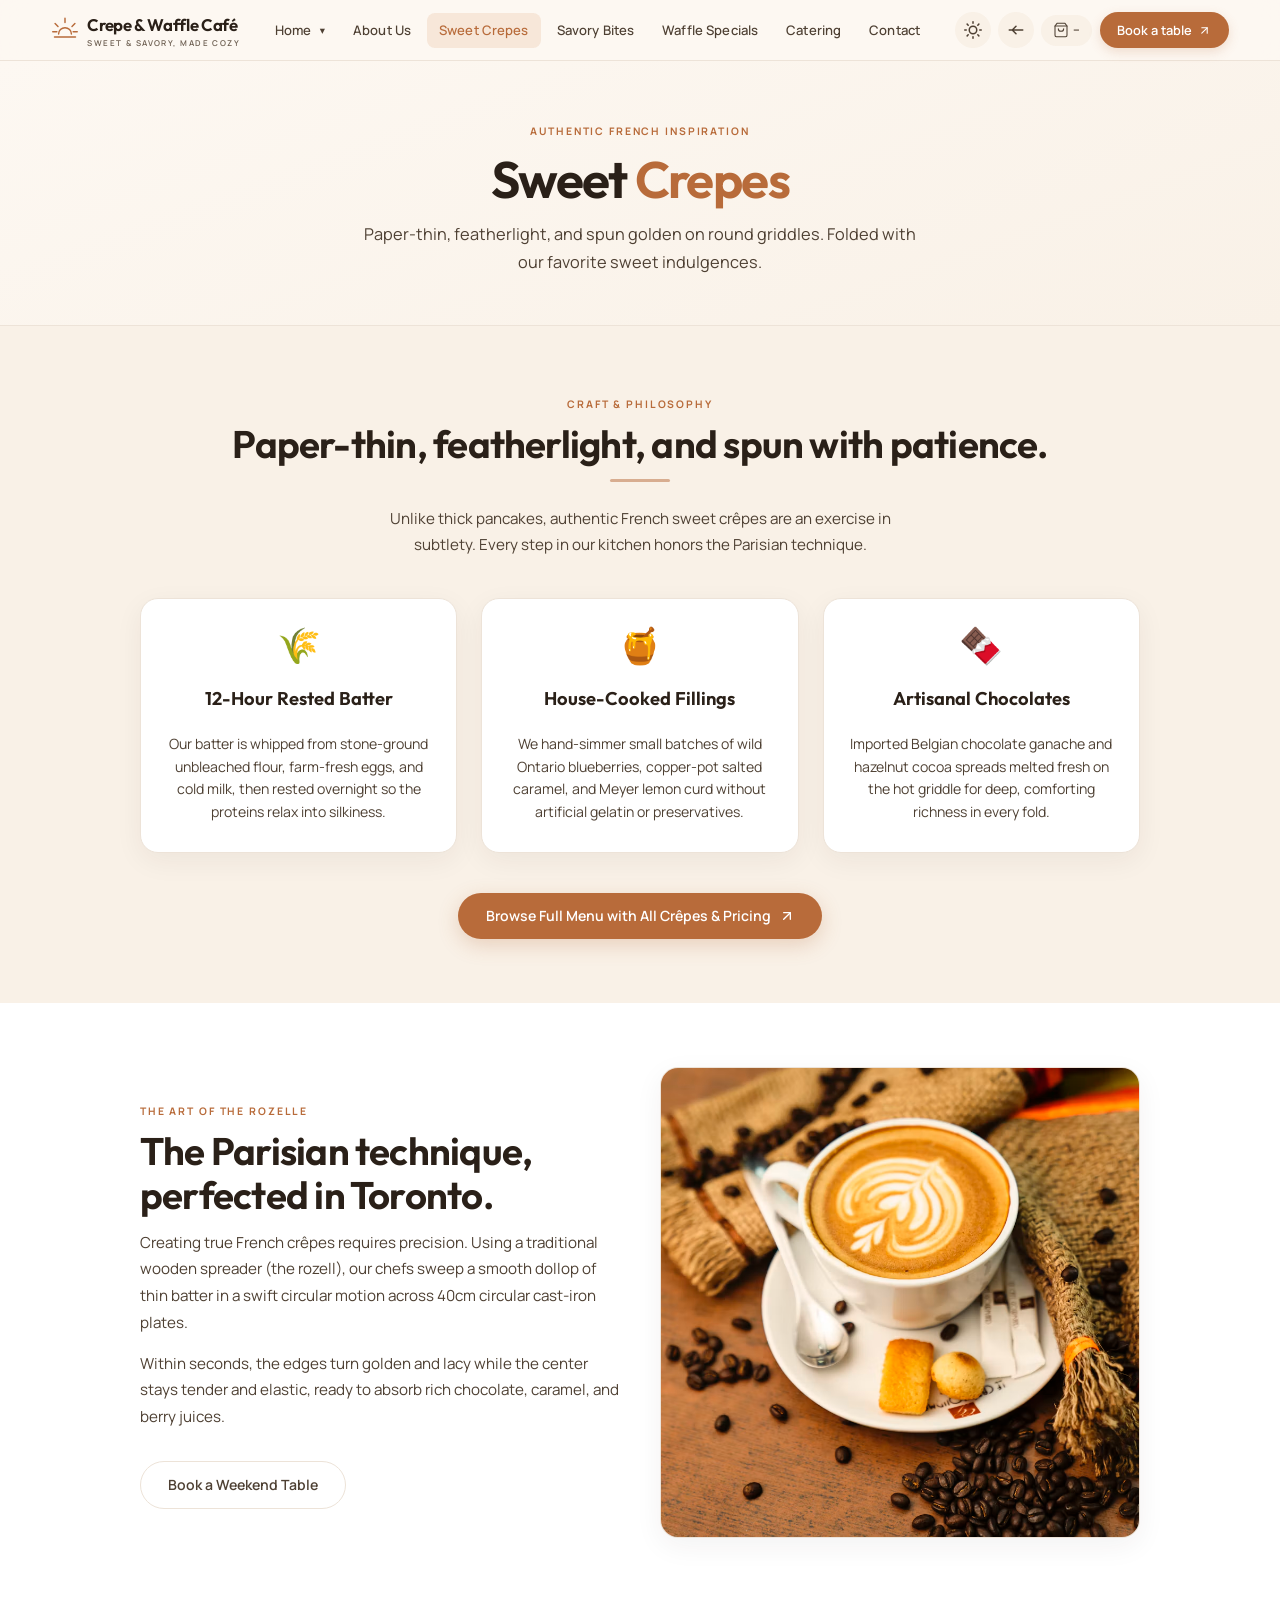
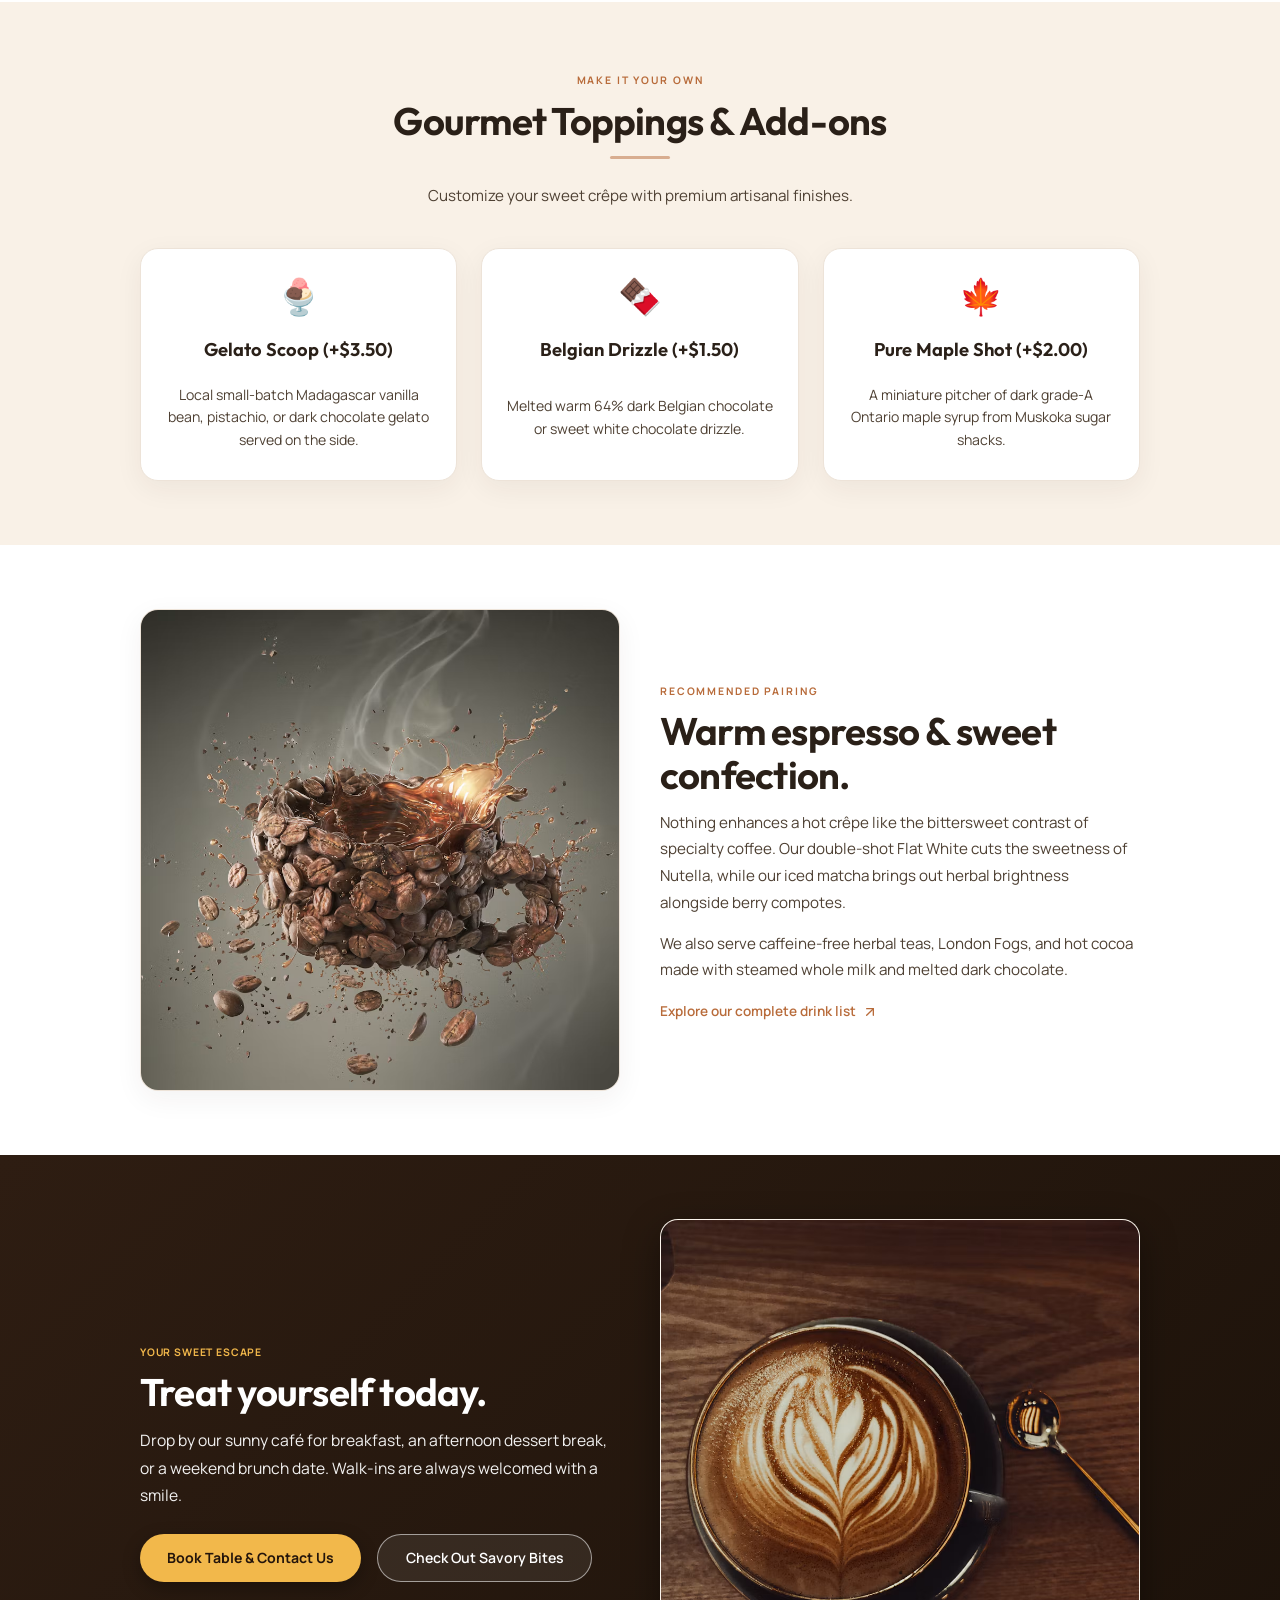
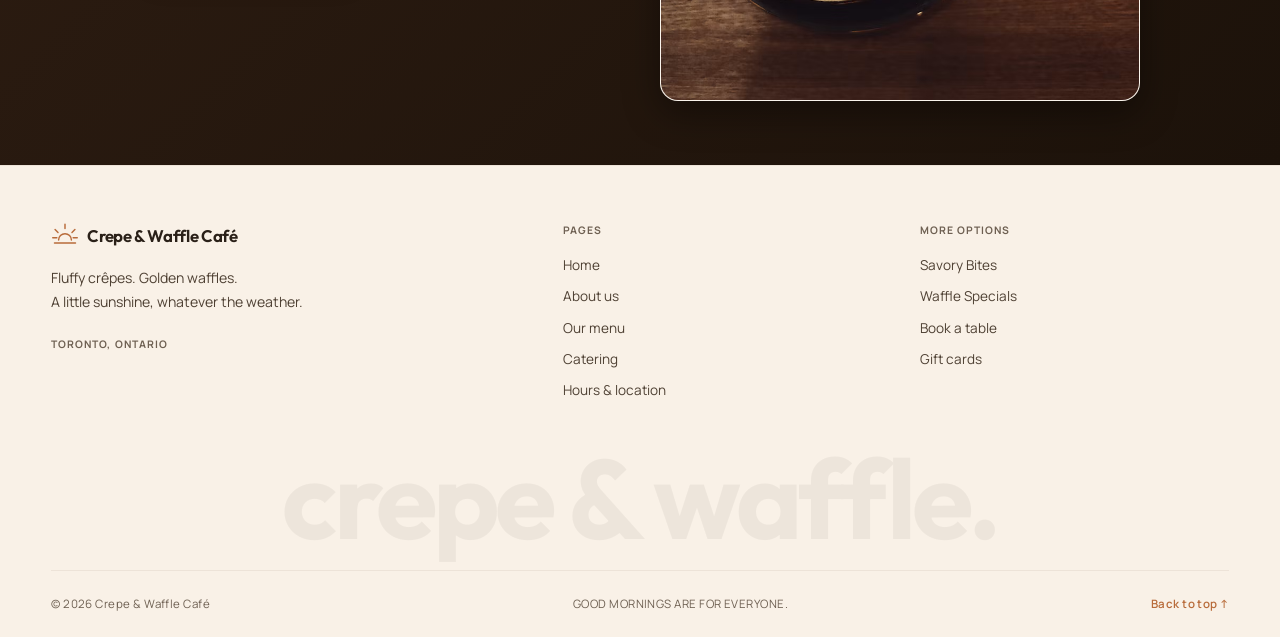
<file: sweet-crepes.html>
<!DOCTYPE html>
<html lang="en">
<head>
  <meta charset="utf-8">
  <meta name="viewport" content="width=device-width, initial-scale=1">
  <title>Sweet Crepes — Hand-Spun Delicacies | Crepe & Waffle Café</title>
  <meta name="description" content="Discover our delicate French-style sweet crêpes with Nutella, fresh seasonal berries, homemade salted caramel, and fine toppings.">
  <link rel="preconnect" href="https://fonts.googleapis.com">
  <link rel="preconnect" href="https://fonts.gstatic.com" crossorigin>
  <link href="https://fonts.googleapis.com/css2?family=Manrope:wght@400;450;500;550;600;650;700&family=Outfit:wght@400;450;500;550;600;650;700&display=swap" rel="stylesheet">
    <link rel="icon" type="image/svg+xml" href="assets/favicon.svg">
  <link rel="stylesheet" href="style.css">
</head>
<body>
  <a class="skip-link" href="#main">Skip to content</a>

  <!-- HEADER -->
  <header class="site-header">
    <a class="wordmark" href="index.html" aria-label="Crepe & Waffle Café home">
      <svg viewBox="0 0 48 48" fill="none" aria-hidden="true">
        <path d="M13 31a11 11 0 0 1 22 0M6 36h36M24 4v7M7 13l5 5M41 13l-5 5M3 27h7M38 27h7" stroke="currentColor" stroke-width="2.5" stroke-linecap="round"/>
      </svg>
      <span>Crepe & Waffle Café<span class="wordmark-caption">SWEET &amp; SAVORY, MADE COZY</span></span>
    </a>

    <nav class="desktop-nav" aria-label="Main navigation">
      <div class="dropdown">
        <button class="dropbtn" aria-haspopup="true" aria-expanded="false">Home</button>
        <div class="dropdown-content">
          <a href="index.html">Home 1</a>
          <a href="home2.html">Home 2</a>
        </div>
      </div>
      <a href="about.html">About Us</a>
      <a href="sweet-crepes.html" class="active">Sweet Crepes</a>
      <a href="savory-bites.html">Savory Bites</a>
      <a href="waffle-specials.html">Waffle Specials</a>
      <a href="catering.html">Catering</a>
      <a href="contact.html">Contact</a>
    </nav>

            <div class="header-actions">
      <button type="button" class="icon-button theme-toggle-btn" id="theme-toggle" aria-label="Toggle dark mode" title="Toggle dark mode">
        <svg class="sun-icon" xmlns="http://www.w3.org/2000/svg" width="18" height="18" viewBox="0 0 24 24" fill="none" stroke="currentColor" stroke-width="2" stroke-linecap="round" stroke-linejoin="round">
          <circle cx="12" cy="12" r="5"/><path d="M12 1v2M12 21v2M4.2 4.2l1.4 1.4M18.4 18.4l1.4 1.4M1 12h2M21 12h2M4.2 19.8l1.4-1.4M18.4 5.6l1.4-1.4"/>
        </svg>
        <svg class="moon-icon" xmlns="http://www.w3.org/2000/svg" width="18" height="18" viewBox="0 0 24 24" fill="none" stroke="currentColor" stroke-width="2" stroke-linecap="round" stroke-linejoin="round" style="display:none;">
          <path d="M21 12.79A9 9 0 1 1 11.21 3 7 7 0 0 0 21 12.79z"/>
        </svg>
      </button>

      <button type="button" class="icon-button rtl-toggle-btn" id="rtl-toggle" aria-label="Toggle text direction" title="Toggle text direction">
        <svg xmlns="http://www.w3.org/2000/svg" width="18" height="18" viewBox="0 0 24 24" fill="none" stroke="currentColor" stroke-width="2" stroke-linecap="round" stroke-linejoin="round">
          <path d="M17 12H3M21 12h-4M12 7l-5 5 5 5"/>
        </svg>
      </button>

      <a href="menu.html" class="bag-link" aria-label="Shopping bag">
        <svg xmlns="http://www.w3.org/2000/svg" width="16" height="16" viewBox="0 0 24 24" fill="none" stroke="currentColor" stroke-width="1.6" stroke-linecap="round" stroke-linejoin="round">
          <path d="M6 2 3 6v14a2 2 0 0 0 2 2h14a2 2 0 0 0 2-2V6l-3-4Z"/><path d="M3 6h18"/><path d="M16 10a4 4 0 0 1-8 0"/>
        </svg>
        <span class="bag-count">–</span>
      </a>

      <a href="contact.html" class="header-visit">
        <span>Book a table</span>
        <svg xmlns="http://www.w3.org/2000/svg" width="13" height="13" viewBox="0 0 24 24" fill="none" stroke="currentColor" stroke-width="2" stroke-linecap="round" stroke-linejoin="round">
          <path d="M7 7h10v10"/><path d="M7 17 17 7"/>
        </svg>
      </a>

      <button type="button" class="mobile-menu icon-button" id="mobile-menu-toggle" aria-label="Open navigation">
        <svg xmlns="http://www.w3.org/2000/svg" width="22" height="22" viewBox="0 0 24 24" fill="none" stroke="currentColor" stroke-width="2" stroke-linecap="round" stroke-linejoin="round">
          <line x1="4" x2="20" y1="12" y2="12"/><line x1="4" x2="20" y1="6" y2="6"/><line x1="4" x2="20" y1="18" y2="18"/>
        </svg>
      </button>
    </div>
  </header>

      <!-- Mobile nav backdrop & drawer -->
  <div class="mobile-nav-backdrop" id="mobile-backdrop"></div>
  <aside class="mobile-nav-overlay" id="mobile-nav" aria-label="Mobile Navigation Drawer">
    <div class="mobile-nav-header">
      <a class="wordmark" href="index.html">
        <svg viewBox="0 0 48 48" fill="none" aria-hidden="true">
          <path d="M13 31a11 11 0 0 1 22 0M6 36h36M24 4v7M7 13l5 5M41 13l-5 5M3 27h7M38 27h7" stroke="currentColor" stroke-width="2.5" stroke-linecap="round"/>
        </svg>
        <span>Crepe &amp; Waffle Café</span>
      </a>
      <button type="button" class="close-btn" id="mobile-close" aria-label="Close navigation">✕</button>
    </div>

    <div class="mobile-nav-links">
      <div class="mobile-nav-group">
        <span class="mobile-group-title">Home</span>
        <a href="index.html">Home 1 — Signature Combos</a>
        <a href="home2.html">Home 2 — Morning Special</a>
      </div>

      <div class="mobile-nav-group">
        <span class="mobile-group-title">Menu &amp; Specialties</span>
        <a href="menu.html">Our Menu (All 15 Items)</a>
        <a href="sweet-crepes.html" class="active">Sweet Crêpes</a>
        <a href="savory-bites.html">Savory Bites &amp; Galettes</a>
        <a href="waffle-specials.html">Waffle Specials</a>
      </div>

      <div class="mobile-nav-group">
        <span class="mobile-group-title">About &amp; Visits</span>
        <a href="about.html">About Our Story</a>
        <a href="catering.html">Catering &amp; Events</a>
        <a href="contact.html">Contact, Hours &amp; Map</a>
      </div>
    </div>

    <div class="mobile-nav-actions">
      <a href="contact.html" class="btn btn-primary mobile-cta">
        Book a table
        <svg xmlns="http://www.w3.org/2000/svg" width="14" height="14" viewBox="0 0 24 24" fill="none" stroke="currentColor" stroke-width="2" stroke-linecap="round" stroke-linejoin="round" style="display:inline-block; vertical-align:middle; margin-left:4px;">
          <path d="M7 7h10v10"/><path d="M7 17 17 7"/>
        </svg>
      </a>
      <a href="menu.html" class="mobile-bag-cta" aria-label="Shopping bag">
        <span class="mobile-bag-left">
          <svg xmlns="http://www.w3.org/2000/svg" width="16" height="16" viewBox="0 0 24 24" fill="none" stroke="currentColor" stroke-width="1.6" stroke-linecap="round" stroke-linejoin="round">
            <path d="M6 2 3 6v14a2 2 0 0 0 2 2h14a2 2 0 0 0 2-2V6l-3-4Z"/><path d="M3 6h18"/><path d="M16 10a4 4 0 0 1-8 0"/>
          </svg>
          <span>Online Order Bag</span>
        </span>
        <span class="bag-count">–</span>
      </a>
      <div class="mobile-quick-toggles">
        <button type="button" class="mobile-toggle-btn theme-toggle-btn" aria-label="Toggle dark mode">
          <span class="toggle-icon">🌙</span>
          <span class="toggle-text">Dark Mode</span>
        </button>
        <button type="button" class="mobile-toggle-btn rtl-toggle-btn" aria-label="Toggle text direction">
          <span class="toggle-icon">⇄</span>
          <span class="toggle-text">RTL Mode</span>
        </button>
      </div>
    </div>
  </aside>

  <!-- MAIN CONTENT (6 SECTIONS) -->
  <main id="main" class="main-wrap">

    <!-- SECTION 1: BANNER -->
    <section class="page-banner" id="sweet-banner">
      <span class="sec-label">AUTHENTIC FRENCH INSPIRATION</span>
      <h1>Sweet <span>Crepes</span></h1>
      <p>Paper-thin, featherlight, and spun golden on round griddles. Folded with our favorite sweet indulgences.</p>
    </section>

    <!-- SECTION 2: THE PARISIAN CRÊPE TRADITION (NO IMAGE CARDS) -->
    <section class="sec sec-sweet" id="sweet-tradition">
      <div class="sec-inner">
        <div class="sec-header">
          <span class="sec-label">CRAFT &amp; PHILOSOPHY</span>
          <h2 class="sec-title">Paper-thin, featherlight, and spun with patience.</h2>
          <div class="sec-divider"></div>
          <p class="sec-desc">Unlike thick pancakes, authentic French sweet crêpes are an exercise in subtlety. Every step in our kitchen honors the Parisian technique.</p>
        </div>

        <div class="values-grid">
          <div class="value-card">
            <div class="value-icon">🌾</div>
            <h3>12-Hour Rested Batter</h3>
            <p>Our batter is whipped from stone-ground unbleached flour, farm-fresh eggs, and cold milk, then rested overnight so the proteins relax into silkiness.</p>
          </div>
          <div class="value-card">
            <div class="value-icon">🍯</div>
            <h3>House-Cooked Fillings</h3>
            <p>We hand-simmer small batches of wild Ontario blueberries, copper-pot salted caramel, and Meyer lemon curd without artificial gelatin or preservatives.</p>
          </div>
          <div class="value-card">
            <div class="value-icon">🍫</div>
            <h3>Artisanal Chocolates</h3>
            <p>Imported Belgian chocolate ganache and hazelnut cocoa spreads melted fresh on the hot griddle for deep, comforting richness in every fold.</p>
          </div>
        </div>

        <div style="text-align:center; margin-top:2.5rem;">
          <a href="menu.html" class="btn btn-primary">Browse Full Menu with All Crêpes &amp; Pricing
            <svg xmlns="http://www.w3.org/2000/svg" width="16" height="16" viewBox="0 0 24 24" fill="none" stroke="currentColor" stroke-width="2" stroke-linecap="round" stroke-linejoin="round">
              <path d="M7 7h10v10"/><path d="M7 17 17 7"/>
            </svg>
          </a>
        </div>
      </div>
    </section>

    <!-- SECTION 3: THE SPINNING CRAFT SPLIT -->
    <section class="sec sec-about" id="sweet-craft">
      <div class="sec-inner">
        <div class="split-layout">
          <div class="split-content">
            <span class="sec-label">THE ART OF THE ROZELLE</span>
            <h2 class="sec-title">The Parisian technique, perfected in Toronto.</h2>
            <p>Creating true French crêpes requires precision. Using a traditional wooden spreader (the rozell), our chefs sweep a smooth dollop of thin batter in a swift circular motion across 40cm circular cast-iron plates.</p>
            <p>Within seconds, the edges turn golden and lacy while the center stays tender and elastic, ready to absorb rich chocolate, caramel, and berry juices.</p>
            <a href="contact.html" class="btn btn-outline" style="margin-top:1rem;">Book a Weekend Table</a>
          </div>
          <div class="split-media">
            <img src="assets/sc1.avif" alt="Delicate crêpe with berries and syrup">
          </div>
        </div>
      </div>
    </section>

    <!-- SECTION 4: CUSTOM TOPPINGS & GELATO -->
    <section class="sec sec-waffle" id="sweet-addons">
      <div class="sec-inner">
        <div class="sec-header">
          <span class="sec-label">MAKE IT YOUR OWN</span>
          <h2 class="sec-title">Gourmet Toppings &amp; Add-ons</h2>
          <div class="sec-divider"></div>
          <p class="sec-desc">Customize your sweet crêpe with premium artisanal finishes.</p>
        </div>
        <div class="values-grid">
          <div class="value-card">
            <div class="value-icon">🍨</div>
            <h3>Gelato Scoop (+$3.50)</h3>
            <p>Local small-batch Madagascar vanilla bean, pistachio, or dark chocolate gelato served on the side.</p>
          </div>
          <div class="value-card">
            <div class="value-icon">🍫</div>
            <h3>Belgian Drizzle (+$1.50)</h3>
            <p>Melted warm 64% dark Belgian chocolate or sweet white chocolate drizzle.</p>
          </div>
          <div class="value-card">
            <div class="value-icon">🍁</div>
            <h3>Pure Maple Shot (+$2.00)</h3>
            <p>A miniature pitcher of dark grade-A Ontario maple syrup from Muskoka sugar shacks.</p>
          </div>
        </div>
      </div>
    </section>

    <!-- SECTION 5: COFFEE PAIRINGS SPLIT -->
    <section class="sec sec-savory" id="sweet-pairings">
      <div class="sec-inner">
        <div class="split-layout reverse">
          <div class="split-content">
            <span class="sec-label">RECOMMENDED PAIRING</span>
            <h2 class="sec-title">Warm espresso &amp; sweet confection.</h2>
            <p>Nothing enhances a hot crêpe like the bittersweet contrast of specialty coffee. Our double-shot Flat White cuts the sweetness of Nutella, while our iced matcha brings out herbal brightness alongside berry compotes.</p>
            <p>We also serve caffeine-free herbal teas, London Fogs, and hot cocoa made with steamed whole milk and melted dark chocolate.</p>
            <a href="menu.html" class="link-arrow">Explore our complete drink list
              <svg xmlns="http://www.w3.org/2000/svg" width="16" height="16" viewBox="0 0 24 24" fill="none" stroke="currentColor" stroke-width="2" stroke-linecap="round" stroke-linejoin="round">
                <path d="M7 7h10v10"/><path d="M7 17 17 7"/>
              </svg>
            </a>
          </div>
          <div class="split-media">
            <img src="assets/sc2.avif" alt="Specialty flat white coffee on table">
          </div>
        </div>
      </div>
    </section>

    <!-- SECTION 6: VISIT & BOOKING -->
    <section class="sec sec-catering" id="sweet-cta">
      <div class="sec-inner">
        <div class="split-layout">
          <div class="split-content">
            <span class="sec-label">YOUR SWEET ESCAPE</span>
            <h2 class="sec-title">Treat yourself today.</h2>
            <p>Drop by our sunny café for breakfast, an afternoon dessert break, or a weekend brunch date. Walk-ins are always welcomed with a smile.</p>
            <div style="display:flex; gap:1rem; flex-wrap:wrap; margin-top:1.5rem;">
              <a href="contact.html" class="btn btn-primary" style="background:var(--gold); color:#2e1f14;">Book Table &amp; Contact Us</a>
              <a href="savory-bites.html" class="btn btn-outline" style="color:#fff; border-color:rgba(255,255,255,0.4);">Check Out Savory Bites</a>
            </div>
          </div>
          <div class="split-media">
            <img src="assets/sc3.avif" alt="Sunny afternoon at the café">
          </div>
        </div>
      </div>
    </section>

  </main>

  <!-- FOOTER -->
  <footer class="site-footer">
    <div class="footer-top">
      <div>
        <a class="wordmark" href="index.html">
          <svg viewBox="0 0 48 48" fill="none" aria-hidden="true">
            <path d="M13 31a11 11 0 0 1 22 0M6 36h36M24 4v7M7 13l5 5M41 13l-5 5M3 27h7M38 27h7" stroke="currentColor" stroke-width="2.5" stroke-linecap="round"/>
          </svg>
          <span>Crepe & Waffle Café</span>
        </a>
        <p>Fluffy crêpes. Golden waffles.<br>A little sunshine, whatever the weather.</p>
        <span class="eyebrow">TORONTO, ONTARIO</span>
      </div>
      <div class="footer-links">
        <span class="eyebrow">PAGES</span>
        <a href="index.html">Home</a>
        <a href="about.html">About us</a>
        <a href="menu.html">Our menu</a>
        <a href="catering.html">Catering</a>
        <a href="contact.html">Hours &amp; location</a>
      </div>
      <div class="footer-links">
        <span class="eyebrow">MORE OPTIONS</span>
        <a href="savory-bites.html">Savory Bites</a>
        <a href="waffle-specials.html">Waffle Specials</a>
        <a href="contact.html">Book a table</a>
        <a href="contact.html">Gift cards</a>
      </div>
    </div>
    <div class="footer-display" aria-hidden="true">crepe & waffle.</div>
    <div class="footer-bottom">
      <span>© 2026 Crepe & Waffle Café</span>
      <span>GOOD MORNINGS ARE FOR EVERYONE.</span>
      <a href="#main">Back to top ↑</a>
    </div>
  </footer>

  <script src="script.js"></script>
</body>
</html>
</file>
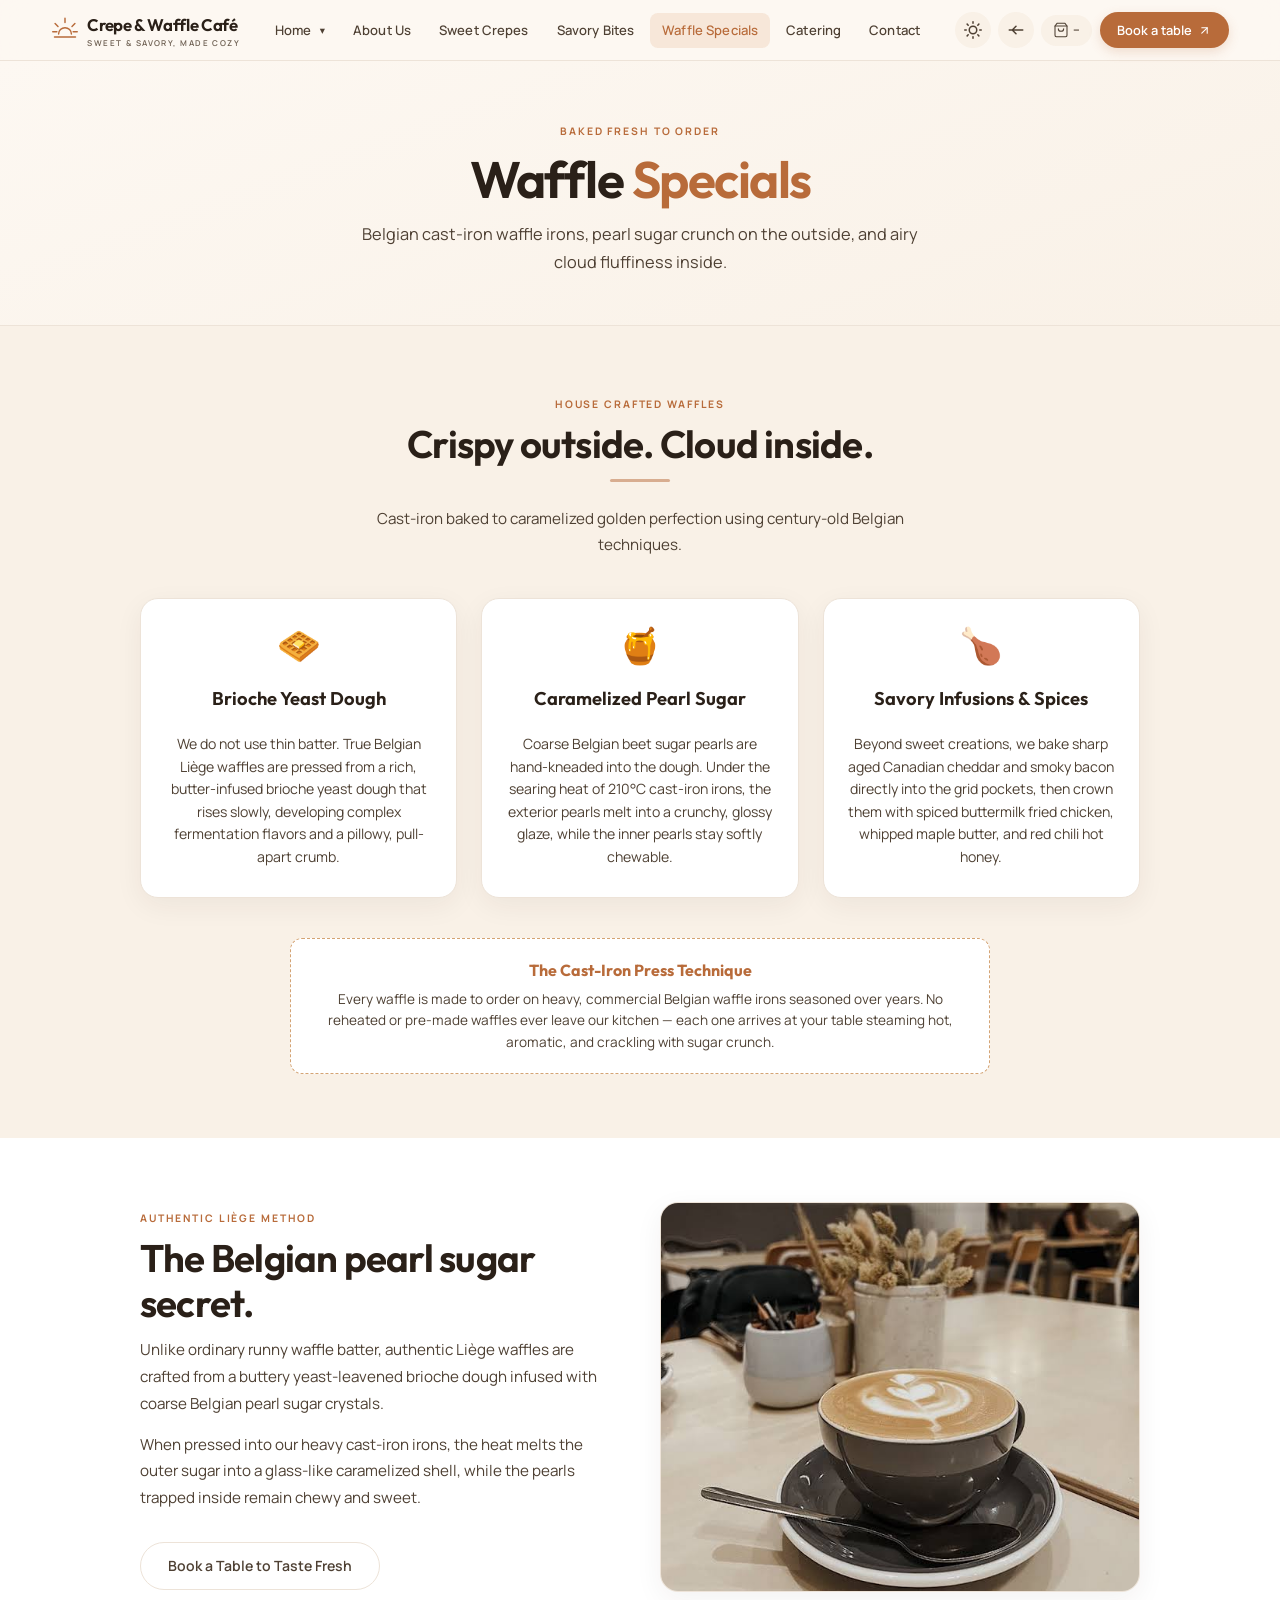
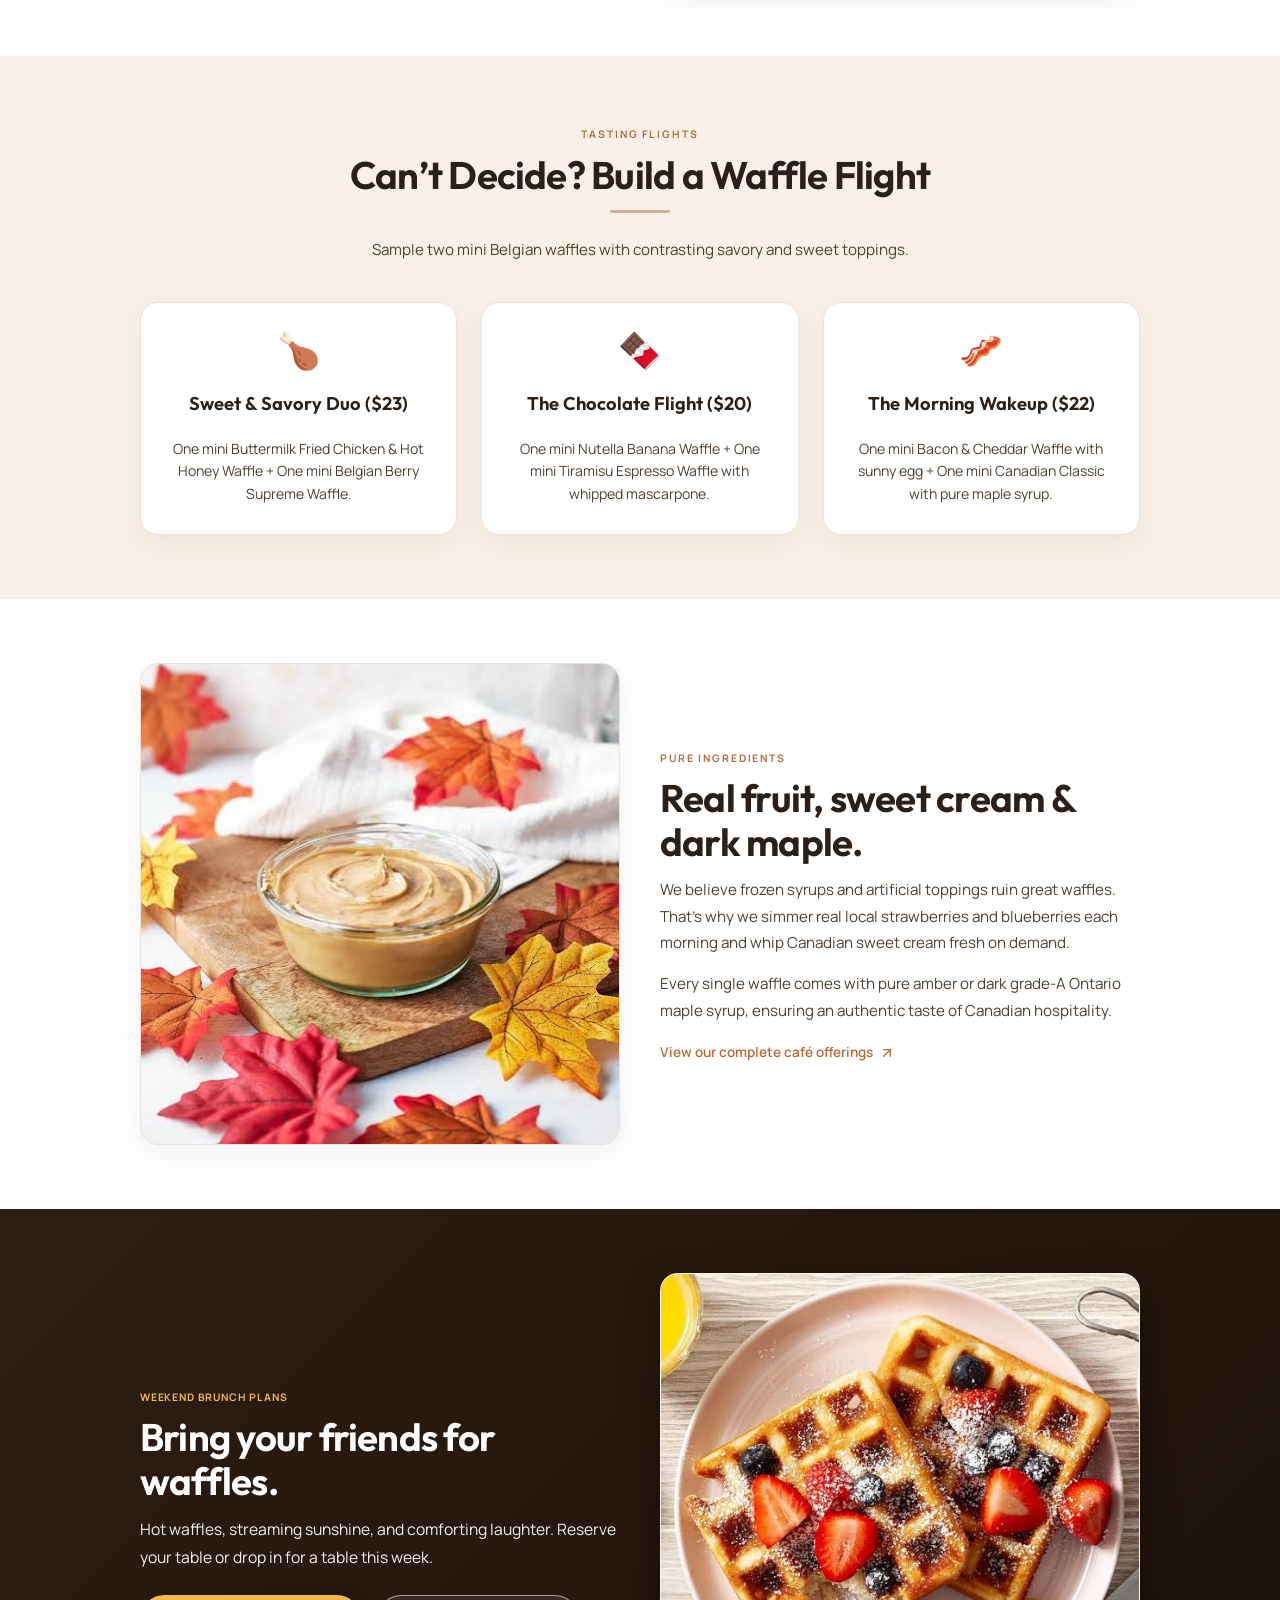
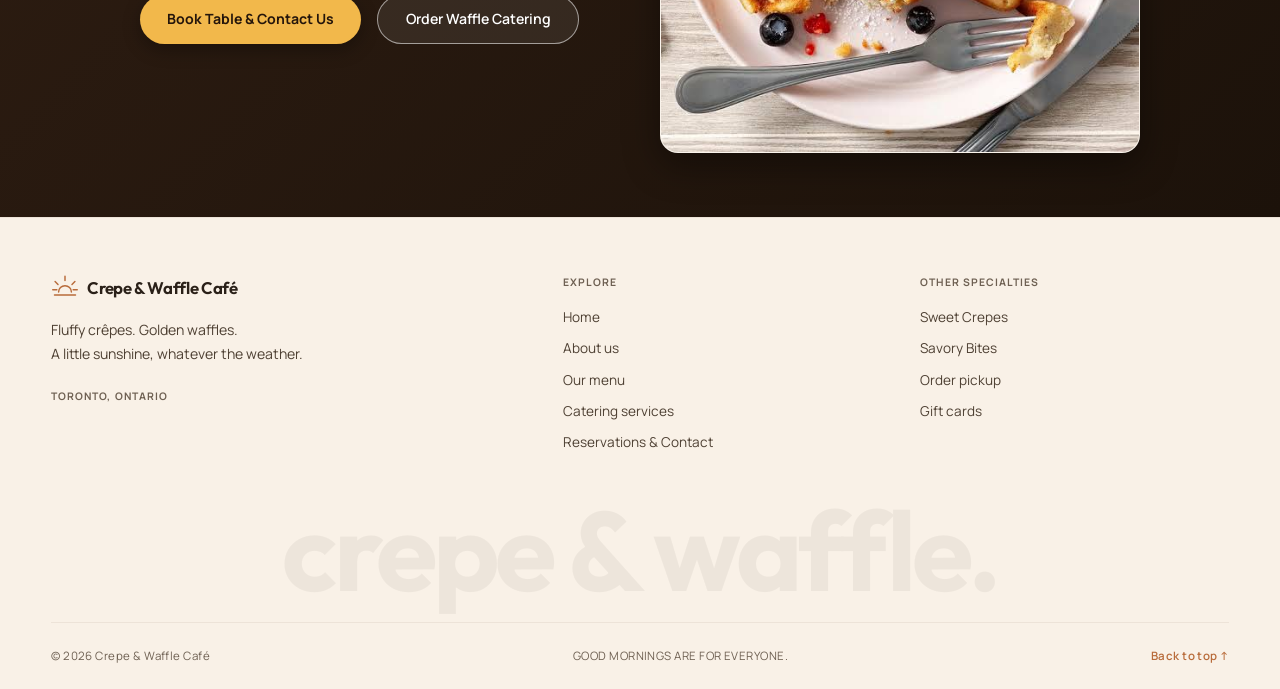
<file: waffle-specials.html>
<!DOCTYPE html>
<html lang="en">
<head>
  <meta charset="utf-8">
  <meta name="viewport" content="width=device-width, initial-scale=1">
  <title>Waffle Specials — Belgian Style Crispy Waffles | Crepe & Waffle Café</title>
  <meta name="description" content="Deep-pocket Belgian waffles baked golden and crisp. Signature buttermilk chicken & waffles, berry supreme, and sweet creations.">
  <link rel="preconnect" href="https://fonts.googleapis.com">
  <link rel="preconnect" href="https://fonts.gstatic.com" crossorigin>
  <link href="https://fonts.googleapis.com/css2?family=Manrope:wght@400;450;500;550;600;650;700&family=Outfit:wght@400;450;500;550;600;650;700&display=swap" rel="stylesheet">
    <link rel="icon" type="image/svg+xml" href="assets/favicon.svg">
  <link rel="stylesheet" href="style.css">
</head>
<body>
  <a class="skip-link" href="#main">Skip to content</a>

  <!-- HEADER -->
  <header class="site-header">
    <a class="wordmark" href="index.html" aria-label="Crepe & Waffle Café home">
      <svg viewBox="0 0 48 48" fill="none" aria-hidden="true">
        <path d="M13 31a11 11 0 0 1 22 0M6 36h36M24 4v7M7 13l5 5M41 13l-5 5M3 27h7M38 27h7" stroke="currentColor" stroke-width="2.5" stroke-linecap="round"/>
      </svg>
      <span>Crepe & Waffle Café<span class="wordmark-caption">SWEET &amp; SAVORY, MADE COZY</span></span>
    </a>

    <nav class="desktop-nav" aria-label="Main navigation">
      <div class="dropdown">
        <button class="dropbtn" aria-haspopup="true" aria-expanded="false">Home</button>
        <div class="dropdown-content">
          <a href="index.html">Home 1</a>
          <a href="home2.html">Home 2</a>
        </div>
      </div>
      <a href="about.html">About Us</a>
      <a href="sweet-crepes.html">Sweet Crepes</a>
      <a href="savory-bites.html">Savory Bites</a>
      <a href="waffle-specials.html" class="active">Waffle Specials</a>
      <a href="catering.html">Catering</a>
      <a href="contact.html">Contact</a>
    </nav>

            <div class="header-actions">
      <button type="button" class="icon-button theme-toggle-btn" id="theme-toggle" aria-label="Toggle dark mode" title="Toggle dark mode">
        <svg class="sun-icon" xmlns="http://www.w3.org/2000/svg" width="18" height="18" viewBox="0 0 24 24" fill="none" stroke="currentColor" stroke-width="2" stroke-linecap="round" stroke-linejoin="round">
          <circle cx="12" cy="12" r="5"/><path d="M12 1v2M12 21v2M4.2 4.2l1.4 1.4M18.4 18.4l1.4 1.4M1 12h2M21 12h2M4.2 19.8l1.4-1.4M18.4 5.6l1.4-1.4"/>
        </svg>
        <svg class="moon-icon" xmlns="http://www.w3.org/2000/svg" width="18" height="18" viewBox="0 0 24 24" fill="none" stroke="currentColor" stroke-width="2" stroke-linecap="round" stroke-linejoin="round" style="display:none;">
          <path d="M21 12.79A9 9 0 1 1 11.21 3 7 7 0 0 0 21 12.79z"/>
        </svg>
      </button>

      <button type="button" class="icon-button rtl-toggle-btn" id="rtl-toggle" aria-label="Toggle text direction" title="Toggle text direction">
        <svg xmlns="http://www.w3.org/2000/svg" width="18" height="18" viewBox="0 0 24 24" fill="none" stroke="currentColor" stroke-width="2" stroke-linecap="round" stroke-linejoin="round">
          <path d="M17 12H3M21 12h-4M12 7l-5 5 5 5"/>
        </svg>
      </button>

      <a href="menu.html" class="bag-link" aria-label="Shopping bag">
        <svg xmlns="http://www.w3.org/2000/svg" width="16" height="16" viewBox="0 0 24 24" fill="none" stroke="currentColor" stroke-width="1.6" stroke-linecap="round" stroke-linejoin="round">
          <path d="M6 2 3 6v14a2 2 0 0 0 2 2h14a2 2 0 0 0 2-2V6l-3-4Z"/><path d="M3 6h18"/><path d="M16 10a4 4 0 0 1-8 0"/>
        </svg>
        <span class="bag-count">–</span>
      </a>

      <a href="contact.html" class="header-visit">
        <span>Book a table</span>
        <svg xmlns="http://www.w3.org/2000/svg" width="13" height="13" viewBox="0 0 24 24" fill="none" stroke="currentColor" stroke-width="2" stroke-linecap="round" stroke-linejoin="round">
          <path d="M7 7h10v10"/><path d="M7 17 17 7"/>
        </svg>
      </a>

      <button type="button" class="mobile-menu icon-button" id="mobile-menu-toggle" aria-label="Open navigation">
        <svg xmlns="http://www.w3.org/2000/svg" width="22" height="22" viewBox="0 0 24 24" fill="none" stroke="currentColor" stroke-width="2" stroke-linecap="round" stroke-linejoin="round">
          <line x1="4" x2="20" y1="12" y2="12"/><line x1="4" x2="20" y1="6" y2="6"/><line x1="4" x2="20" y1="18" y2="18"/>
        </svg>
      </button>
    </div>
  </header>

      <!-- Mobile nav backdrop & drawer -->
  <div class="mobile-nav-backdrop" id="mobile-backdrop"></div>
  <aside class="mobile-nav-overlay" id="mobile-nav" aria-label="Mobile Navigation Drawer">
    <div class="mobile-nav-header">
      <a class="wordmark" href="index.html">
        <svg viewBox="0 0 48 48" fill="none" aria-hidden="true">
          <path d="M13 31a11 11 0 0 1 22 0M6 36h36M24 4v7M7 13l5 5M41 13l-5 5M3 27h7M38 27h7" stroke="currentColor" stroke-width="2.5" stroke-linecap="round"/>
        </svg>
        <span>Crepe &amp; Waffle Café</span>
      </a>
      <button type="button" class="close-btn" id="mobile-close" aria-label="Close navigation">✕</button>
    </div>

    <div class="mobile-nav-links">
      <div class="mobile-nav-group">
        <span class="mobile-group-title">Home</span>
        <a href="index.html">Home 1 — Signature Combos</a>
        <a href="home2.html">Home 2 — Morning Special</a>
      </div>

      <div class="mobile-nav-group">
        <span class="mobile-group-title">Menu &amp; Specialties</span>
        <a href="menu.html">Our Menu (All 15 Items)</a>
        <a href="sweet-crepes.html">Sweet Crêpes</a>
        <a href="savory-bites.html">Savory Bites &amp; Galettes</a>
        <a href="waffle-specials.html" class="active">Waffle Specials</a>
      </div>

      <div class="mobile-nav-group">
        <span class="mobile-group-title">About &amp; Visits</span>
        <a href="about.html">About Our Story</a>
        <a href="catering.html">Catering &amp; Events</a>
        <a href="contact.html">Contact, Hours &amp; Map</a>
      </div>
    </div>

    <div class="mobile-nav-actions">
      <a href="contact.html" class="btn btn-primary mobile-cta">
        Book a table
        <svg xmlns="http://www.w3.org/2000/svg" width="14" height="14" viewBox="0 0 24 24" fill="none" stroke="currentColor" stroke-width="2" stroke-linecap="round" stroke-linejoin="round" style="display:inline-block; vertical-align:middle; margin-left:4px;">
          <path d="M7 7h10v10"/><path d="M7 17 17 7"/>
        </svg>
      </a>
      <a href="menu.html" class="mobile-bag-cta" aria-label="Shopping bag">
        <span class="mobile-bag-left">
          <svg xmlns="http://www.w3.org/2000/svg" width="16" height="16" viewBox="0 0 24 24" fill="none" stroke="currentColor" stroke-width="1.6" stroke-linecap="round" stroke-linejoin="round">
            <path d="M6 2 3 6v14a2 2 0 0 0 2 2h14a2 2 0 0 0 2-2V6l-3-4Z"/><path d="M3 6h18"/><path d="M16 10a4 4 0 0 1-8 0"/>
          </svg>
          <span>Online Order Bag</span>
        </span>
        <span class="bag-count">–</span>
      </a>
      <div class="mobile-quick-toggles">
        <button type="button" class="mobile-toggle-btn theme-toggle-btn" aria-label="Toggle dark mode">
          <span class="toggle-icon">🌙</span>
          <span class="toggle-text">Dark Mode</span>
        </button>
        <button type="button" class="mobile-toggle-btn rtl-toggle-btn" aria-label="Toggle text direction">
          <span class="toggle-icon">⇄</span>
          <span class="toggle-text">RTL Mode</span>
        </button>
      </div>
    </div>
  </aside>

  <!-- MAIN CONTENT (6 SECTIONS) -->
  <main id="main" class="main-wrap">

    <!-- SECTION 1: BANNER -->
    <section class="page-banner" id="waffle-banner">
      <span class="sec-label">BAKED FRESH TO ORDER</span>
      <h1>Waffle <span>Specials</span></h1>
      <p>Belgian cast-iron waffle irons, pearl sugar crunch on the outside, and airy cloud fluffiness inside.</p>
    </section>

    <!-- SECTION 2: BELGIAN WAFFLE TRADITION & FLAVORS (NO IMAGE CARDS) -->
    <section class="sec sec-waffle" id="waffle-craft-profiles">
      <div class="sec-inner">
        <div class="sec-header">
          <span class="sec-label">HOUSE CRAFTED WAFFLES</span>
          <h2 class="sec-title">Crispy outside. Cloud inside.</h2>
          <div class="sec-divider"></div>
          <p class="sec-desc">Cast-iron baked to caramelized golden perfection using century-old Belgian techniques.</p>
        </div>

        <div class="values-grid">
          <div class="value-card">
            <div class="value-icon">🧇</div>
            <h3>Brioche Yeast Dough</h3>
            <p>We do not use thin batter. True Belgian Liège waffles are pressed from a rich, butter-infused brioche yeast dough that rises slowly, developing complex fermentation flavors and a pillowy, pull-apart crumb.</p>
          </div>
          <div class="value-card">
            <div class="value-icon">🍯</div>
            <h3>Caramelized Pearl Sugar</h3>
            <p>Coarse Belgian beet sugar pearls are hand-kneaded into the dough. Under the searing heat of 210°C cast-iron irons, the exterior pearls melt into a crunchy, glossy glaze, while the inner pearls stay softly chewable.</p>
          </div>
          <div class="value-card">
            <div class="value-icon">🍗</div>
            <h3>Savory Infusions &amp; Spices</h3>
            <p>Beyond sweet creations, we bake sharp aged Canadian cheddar and smoky bacon directly into the grid pockets, then crown them with spiced buttermilk fried chicken, whipped maple butter, and red chili hot honey.</p>
          </div>
        </div>

        <div class="info-banner" style="margin-top: 2.5rem;">
          <h4>The Cast-Iron Press Technique</h4>
          <p>Every waffle is made to order on heavy, commercial Belgian waffle irons seasoned over years. No reheated or pre-made waffles ever leave our kitchen — each one arrives at your table steaming hot, aromatic, and crackling with sugar crunch.</p>
        </div>
      </div>
    </section>

    <!-- SECTION 3: PEARL SUGAR TECHNIQUE SPLIT -->
    <section class="sec sec-about" id="waffle-technique">
      <div class="sec-inner">
        <div class="split-layout">
          <div class="split-content">
            <span class="sec-label">AUTHENTIC LIÈGE METHOD</span>
            <h2 class="sec-title">The Belgian pearl sugar secret.</h2>
            <p>Unlike ordinary runny waffle batter, authentic Liège waffles are crafted from a buttery yeast-leavened brioche dough infused with coarse Belgian pearl sugar crystals.</p>
            <p>When pressed into our heavy cast-iron irons, the heat melts the outer sugar into a glass-like caramelized shell, while the pearls trapped inside remain chewy and sweet.</p>
            <a href="contact.html" class="btn btn-outline" style="margin-top:1rem;">Book a Table to Taste Fresh</a>
          </div>
          <div class="split-media">
            <img src="assets/ws1.jpeg" alt="Warm café tables and aroma">
          </div>
        </div>
      </div>
    </section>

    <!-- SECTION 4: SWEET VS SAVORY WAFFLES -->
    <section class="sec sec-sweet" id="waffle-flights">
      <div class="sec-inner">
        <div class="sec-header">
          <span class="sec-label">TASTING FLIGHTS</span>
          <h2 class="sec-title">Can’t Decide? Build a Waffle Flight</h2>
          <div class="sec-divider"></div>
          <p class="sec-desc">Sample two mini Belgian waffles with contrasting savory and sweet toppings.</p>
        </div>
        <div class="values-grid">
          <div class="value-card">
            <div class="value-icon">🍗</div>
            <h3>Sweet &amp; Savory Duo ($23)</h3>
            <p>One mini Buttermilk Fried Chicken &amp; Hot Honey Waffle + One mini Belgian Berry Supreme Waffle.</p>
          </div>
          <div class="value-card">
            <div class="value-icon">🍫</div>
            <h3>The Chocolate Flight ($20)</h3>
            <p>One mini Nutella Banana Waffle + One mini Tiramisu Espresso Waffle with whipped mascarpone.</p>
          </div>
          <div class="value-card">
            <div class="value-icon">🥓</div>
            <h3>The Morning Wakeup ($22)</h3>
            <p>One mini Bacon &amp; Cheddar Waffle with sunny egg + One mini Canadian Classic with pure maple syrup.</p>
          </div>
        </div>
      </div>
    </section>

    <!-- SECTION 5: FRESH BERRY COMPOTE & MAPLE SPLIT -->
    <section class="sec sec-savory" id="waffle-sourcing">
      <div class="sec-inner">
        <div class="split-layout reverse">
          <div class="split-content">
            <span class="sec-label">PURE INGREDIENTS</span>
            <h2 class="sec-title">Real fruit, sweet cream &amp; dark maple.</h2>
            <p>We believe frozen syrups and artificial toppings ruin great waffles. That's why we simmer real local strawberries and blueberries each morning and whip Canadian sweet cream fresh on demand.</p>
            <p>Every single waffle comes with pure amber or dark grade-A Ontario maple syrup, ensuring an authentic taste of Canadian hospitality.</p>
            <a href="menu.html" class="link-arrow">View our complete café offerings
              <svg xmlns="http://www.w3.org/2000/svg" width="16" height="16" viewBox="0 0 24 24" fill="none" stroke="currentColor" stroke-width="2" stroke-linecap="round" stroke-linejoin="round">
                <path d="M7 7h10v10"/><path d="M7 17 17 7"/>
              </svg>
            </a>
          </div>
          <div class="split-media">
            <img src="assets/ws2.jpeg" alt="Fresh berries and crêpes/waffles presentation">
          </div>
        </div>
      </div>
    </section>

    <!-- SECTION 6: BRUNCH GATHERING CTA -->
    <section class="sec sec-catering" id="waffle-cta">
      <div class="sec-inner">
        <div class="split-layout">
          <div class="split-content">
            <span class="sec-label">WEEKEND BRUNCH PLANS</span>
            <h2 class="sec-title">Bring your friends for waffles.</h2>
            <p>Hot waffles, streaming sunshine, and comforting laughter. Reserve your table or drop in for a table this week.</p>
            <div style="display:flex; gap:1rem; flex-wrap:wrap; margin-top:1.5rem;">
              <a href="contact.html" class="btn btn-primary" style="background:var(--gold); color:#2e1f14;">Book Table &amp; Contact Us</a>
              <a href="catering.html" class="btn btn-outline" style="color:#fff; border-color:rgba(255,255,255,0.4);">Order Waffle Catering</a>
            </div>
          </div>
          <div class="split-media">
            <img src="assets/ws3.jpeg" alt="Warm coffee and breakfast setting">
          </div>
        </div>
      </div>
    </section>

  </main>

  <!-- FOOTER -->
  <footer class="site-footer">
    <div class="footer-top">
      <div>
        <a class="wordmark" href="index.html">
          <svg viewBox="0 0 48 48" fill="none" aria-hidden="true">
            <path d="M13 31a11 11 0 0 1 22 0M6 36h36M24 4v7M7 13l5 5M41 13l-5 5M3 27h7M38 27h7" stroke="currentColor" stroke-width="2.5" stroke-linecap="round"/>
          </svg>
          <span>Crepe & Waffle Café</span>
        </a>
        <p>Fluffy crêpes. Golden waffles.<br>A little sunshine, whatever the weather.</p>
        <span class="eyebrow">TORONTO, ONTARIO</span>
      </div>
      <div class="footer-links">
        <span class="eyebrow">EXPLORE</span>
        <a href="index.html">Home</a>
        <a href="about.html">About us</a>
        <a href="menu.html">Our menu</a>
        <a href="catering.html">Catering services</a>
        <a href="contact.html">Reservations &amp; Contact</a>
      </div>
      <div class="footer-links">
        <span class="eyebrow">OTHER SPECIALTIES</span>
        <a href="sweet-crepes.html">Sweet Crepes</a>
        <a href="savory-bites.html">Savory Bites</a>
        <a href="contact.html">Order pickup</a>
        <a href="contact.html">Gift cards</a>
      </div>
    </div>
    <div class="footer-display" aria-hidden="true">crepe & waffle.</div>
    <div class="footer-bottom">
      <span>© 2026 Crepe & Waffle Café</span>
      <span>GOOD MORNINGS ARE FOR EVERYONE.</span>
      <a href="#main">Back to top ↑</a>
    </div>
  </footer>

  <script src="script.js"></script>
</body>
</html>
</file>
<file: style.css>
* { margin: 0; padding: 0; box-sizing: border-box; }

:root {
  --bg: #fdf8f2;
  --surface: #ffffff;
  --surface-alt: #f9f1e7;
  --text: #2a2018;
  --text-soft: #4e4033;
  --text-muted: #6e6052;
  --border: #ede3d8;
  --primary: #b86b3a;
  --primary-hover: #9e562e;
  --primary-light: #f7e7d9;
  --accent: #d4a373;
  --gold: #e7b84b;
  --shadow: 0 8px 28px rgba(46, 36, 28, 0.06);
  --shadow-hover: 0 16px 40px rgba(46, 36, 28, 0.12);
  --radius: 18px;
  --radius-sm: 12px;
  --font-body: 'Manrope', system-ui, -apple-system, sans-serif;
  --font-display: 'Outfit', system-ui, -apple-system, sans-serif;
  --transition: 0.2s ease;
}

[data-theme="dark"] {
  --bg: #1a1512;
  --surface: #241e19;
  --surface-alt: #2e2620;
  --text: #f8f1e9;
  --text-soft: #e0d5c8;
  --text-muted: #b8a999;
  --border: #3d332b;
  --primary: #e08a4f;
  --primary-hover: #f0a064;
  --primary-light: #3d2c1f;
  --accent: #d4a373;
  --gold: #f0c96a;
  --shadow: 0 8px 28px rgba(0, 0, 0, 0.3);
  --shadow-hover: 0 16px 40px rgba(0, 0, 0, 0.45);
}

html { scroll-behavior: smooth; }

body {
  font-family: var(--font-body);
  background: var(--bg);
  color: var(--text);
  line-height: 1.6;
  -webkit-font-smoothing: antialiased;
  transition: background 0.3s, color 0.3s;
  min-height: 100vh;
  display: flex;
  flex-direction: column;
}

[dir="rtl"] { font-family: 'Manrope', 'Segoe UI', Tahoma, sans-serif; }
[dir="rtl"] .desktop-nav, [dir="rtl"] .header-actions, [dir="rtl"] .hero-copy,
[dir="rtl"] .section-heading, [dir="rtl"] .footer-top, [dir="rtl"] .visit-layout,
[dir="rtl"] .menu-grid, [dir="rtl"] .moments-grid, [dir="rtl"] .about-copy, [dir="rtl"] .contact-info,
[dir="rtl"] .split-content, [dir="rtl"] .map-detail-card { text-align: right; }
[dir="rtl"] .footer-links a { margin-left: 0; }
[dir="rtl"] .hero-images, [dir="rtl"] .media-card-grid { direction: ltr; }

img { max-width: 100%; display: block; }
a { color: inherit; text-decoration: none; }
button { font-family: inherit; cursor: pointer; border: none; background: none; color: inherit; }

.skip-link {
  position: absolute; top: -100%; left: 16px; background: var(--primary);
  color: #fff; padding: 10px 18px; border-radius: 0 0 8px 8px; z-index: 1000;
  font-weight: 600; transition: top 0.2s;
}
.skip-link:focus { top: 0; }

/* ---------- HEADER (REDUCED LOGO) ---------- */
.site-header {
  position: sticky; top: 0; z-index: 100; display: flex; align-items: center;
  justify-content: space-between; padding: 0.75rem 4%; background: var(--bg);
  border-bottom: 1px solid var(--border); backdrop-filter: blur(12px);
  background: color-mix(in srgb, var(--bg) 88%, transparent);
  transition: background 0.3s, border-color 0.3s;
}

.wordmark {
  display: flex; align-items: center; gap: 8px; font-family: var(--font-display);
  font-weight: 650; font-size: 1.05rem; letter-spacing: -0.02em; color: var(--text);
  flex-shrink: 0;
}
.wordmark svg { width: 28px; height: 28px; color: var(--primary); flex-shrink: 0; }
.wordmark-caption {
  display: block; font-family: var(--font-body); font-size: 0.5rem;
  letter-spacing: 0.18em; font-weight: 600; color: var(--text-muted); line-height: 1.1;
}

.desktop-nav { display: flex; align-items: center; gap: 0.25rem; flex-wrap: nowrap; white-space: nowrap; }
.desktop-nav > a, .desktop-nav .dropdown > .dropbtn {
  padding: 0.45rem 0.75rem; font-size: 0.82rem; font-weight: 550; color: var(--text-soft);
  border-radius: 8px; transition: background var(--transition), color var(--transition);
  white-space: nowrap; display: flex; align-items: center; gap: 4px; letter-spacing: 0.01em;
}
.desktop-nav > a:hover, .desktop-nav .dropdown > .dropbtn:hover,
.desktop-nav > a.active, .desktop-nav .dropdown.active > .dropbtn {
  background: var(--primary-light); color: var(--primary);
}

.dropdown { position: relative; display: inline-block; }
.dropdown .dropbtn { background: none; border: none; font-family: var(--font-body); cursor: pointer; }
.dropdown-content {
  display: none; position: absolute; top: 100%; left: 0; min-width: 170px;
  background: var(--surface); border: 1px solid var(--border); border-radius: var(--radius-sm);
  box-shadow: var(--shadow); z-index: 50; padding: 0.4rem; flex-direction: column;
  gap: 2px; margin-top: 4px;
}
[dir="rtl"] .dropdown-content { left: auto; right: 0; }
.dropdown-content a {
  padding: 0.5rem 0.85rem; font-size: 0.82rem; font-weight: 500; color: var(--text-soft);
  border-radius: 8px; transition: background var(--transition), color var(--transition);
  display: block; white-space: nowrap;
}
.dropdown-content a:hover, .dropdown-content a.active { background: var(--primary-light); color: var(--primary); }
.dropdown:hover .dropdown-content, .dropdown:focus-within .dropdown-content { display: flex; }
.dropdown > .dropbtn::after { content: '▾'; font-size: 0.65rem; margin-left: 4px; transition: transform 0.2s; }
.dropdown:hover > .dropbtn::after { transform: rotate(180deg); }

.header-actions { display: flex; align-items: center; gap: 0.45rem; flex-shrink: 0; }
.icon-button {
  display: inline-flex; align-items: center; justify-content: center;
  width: 36px; height: 36px; border-radius: 50%; background: var(--surface-alt);
  color: var(--text-soft); transition: background var(--transition), color var(--transition);
  border: 1px solid transparent;
}
.icon-button:hover { background: var(--primary-light); color: var(--primary); border-color: var(--border); }

.bag-link {
  display: flex; align-items: center; gap: 4px; padding: 0.35rem 0.75rem;
  border-radius: 20px; background: var(--surface-alt); font-size: 0.78rem;
  font-weight: 600; color: var(--text-soft); transition: background var(--transition);
}
.bag-link:hover { background: var(--primary-light); color: var(--primary); }

.header-visit {
  display: flex; align-items: center; gap: 6px; padding: 0.5rem 1.1rem;
  border-radius: 30px; background: var(--primary); color: #fff; font-size: 0.8rem;
  font-weight: 600; transition: background var(--transition), transform var(--transition);
  white-space: nowrap; box-shadow: 0 4px 12px rgba(184, 107, 58, 0.2);
}
.header-visit:hover { background: var(--primary-hover); transform: translateY(-1px); }

.mobile-menu {
  display: none !important;
  align-items: center;
  justify-content: center;
  width: 40px;
  height: 40px;
  border-radius: 50%;
  background: var(--surface-alt);
  color: var(--text);
  border: 1px solid var(--border);
  transition: all var(--transition);
  cursor: pointer;
  box-shadow: 0 2px 8px rgba(0, 0, 0, 0.05);
}
.mobile-menu:hover {
  background: var(--primary-light);
  color: var(--primary);
  border-color: var(--primary);
}

/* Theme toggle icon switching in header */
[data-theme="dark"] #theme-toggle .sun-icon { display: none !important; }
[data-theme="dark"] #theme-toggle .moon-icon { display: block !important; }
:root:not([data-theme="dark"]) #theme-toggle .sun-icon { display: block !important; }
:root:not([data-theme="dark"]) #theme-toggle .moon-icon { display: none !important; }

/* Mobile nav backdrop & drawer */
.mobile-nav-backdrop {
  display: none;
  position: fixed;
  inset: 0;
  background: rgba(0, 0, 0, 0.55);
  backdrop-filter: blur(4px);
  -webkit-backdrop-filter: blur(4px);
  z-index: 998;
  opacity: 0;
  transition: opacity 0.3s ease;
}
.mobile-nav-backdrop.open {
  display: block;
  opacity: 1;
}

.mobile-nav-overlay {
  display: flex;
  position: fixed;
  top: 0;
  right: -100%;
  width: 100%;
  max-width: 380px;
  height: 100vh;
  height: 100dvh;
  background: var(--surface);
  border-left: 1px solid var(--border);
  box-shadow: -10px 0 35px rgba(0, 0, 0, 0.25);
  z-index: 999;
  padding: 1.4rem 1.6rem 2rem;
  flex-direction: column;
  overflow-y: auto;
  transition: right 0.35s cubic-bezier(0.16, 1, 0.3, 1), left 0.35s cubic-bezier(0.16, 1, 0.3, 1);
}
.mobile-nav-overlay.open {
  right: 0;
}

/* RTL Support for Mobile Drawer */
[dir="rtl"] .mobile-nav-overlay {
  right: auto;
  left: -100%;
  border-left: none;
  border-right: 1px solid var(--border);
  box-shadow: 10px 0 35px rgba(0, 0, 0, 0.25);
  text-align: right;
}
[dir="rtl"] .mobile-nav-overlay.open {
  left: 0;
  right: auto;
}

.mobile-nav-header {
  display: flex;
  align-items: center;
  justify-content: space-between;
  padding-bottom: 1rem;
  border-bottom: 1px solid var(--border);
  margin-bottom: 1.2rem;
  flex-shrink: 0;
}
.mobile-nav-header .wordmark {
  font-size: 0.95rem;
}
.mobile-nav-header .close-btn {
  font-size: 1.2rem;
  width: 36px;
  height: 36px;
  border-radius: 50%;
  background: var(--surface-alt);
  color: var(--text-soft);
  display: inline-flex;
  align-items: center;
  justify-content: center;
  transition: all var(--transition);
  cursor: pointer;
  border: 1px solid var(--border);
}
.mobile-nav-header .close-btn:hover {
  background: var(--primary-light);
  color: var(--primary);
  border-color: var(--primary);
}

.mobile-nav-links {
  display: flex;
  flex-direction: column;
  gap: 1.3rem;
  flex-grow: 1;
}
.mobile-nav-group {
  display: flex;
  flex-direction: column;
  gap: 0.25rem;
}
.mobile-group-title {
  font-size: 0.68rem;
  font-weight: 700;
  letter-spacing: 0.12em;
  text-transform: uppercase;
  color: var(--primary);
  margin-bottom: 0.25rem;
  padding: 0 0.4rem;
}
.mobile-nav-group a {
  padding: 0.65rem 0.75rem;
  font-size: 0.92rem;
  font-weight: 550;
  color: var(--text);
  border-radius: 8px;
  transition: all var(--transition);
  display: flex;
  align-items: center;
  justify-content: space-between;
  text-decoration: none;
}
.mobile-nav-group a:hover,
.mobile-nav-group a.active {
  background: var(--primary-light);
  color: var(--primary);
  font-weight: 650;
}
.mobile-nav-group a::after {
  content: '→';
  font-size: 0.85rem;
  opacity: 0.5;
  transition: transform var(--transition);
}
[dir="rtl"] .mobile-nav-group a::after {
  content: '←';
}
.mobile-nav-group a:hover::after,
.mobile-nav-group a.active::after {
  opacity: 1;
  transform: translateX(3px);
}
[dir="rtl"] .mobile-nav-group a:hover::after,
[dir="rtl"] .mobile-nav-group a.active::after {
  transform: translateX(-3px);
}

.mobile-nav-actions {
  margin-top: 1.5rem;
  padding-top: 1.2rem;
  border-top: 1px solid var(--border);
  display: flex;
  flex-direction: column;
  gap: 0.75rem;
  flex-shrink: 0;
}
.mobile-cta {
  width: 100%;
  padding: 0.8rem;
  font-size: 0.9rem;
  text-align: center;
}
.mobile-bag-cta {
  display: flex;
  align-items: center;
  justify-content: space-between;
  padding: 0.72rem 1rem;
  border-radius: 12px;
  background: var(--surface-alt);
  color: var(--text);
  font-size: 0.88rem;
  font-weight: 600;
  border: 1px solid var(--border);
  transition: all var(--transition);
  text-decoration: none;
}
.mobile-bag-cta:hover {
  background: var(--primary-light);
  color: var(--primary);
  border-color: var(--primary);
}
.mobile-bag-cta .mobile-bag-left {
  display: flex;
  align-items: center;
  gap: 8px;
}
.mobile-bag-cta .bag-count {
  background: var(--primary);
  color: #fff;
  padding: 2px 10px;
  border-radius: 12px;
  font-size: 0.75rem;
  font-weight: 700;
}
.mobile-quick-toggles {
  display: grid;
  grid-template-columns: 1fr 1fr;
  gap: 0.6rem;
}
.mobile-toggle-btn {
  display: flex;
  align-items: center;
  justify-content: center;
  gap: 8px;
  padding: 0.65rem 0.5rem;
  border-radius: 10px;
  background: var(--surface-alt);
  color: var(--text);
  font-size: 0.78rem;
  font-weight: 600;
  border: 1px solid var(--border);
  transition: all var(--transition);
  cursor: pointer;
}
.mobile-toggle-btn:hover {
  background: var(--primary-light);
  color: var(--primary);
  border-color: var(--primary);
}

/* ---------- MAIN LAYOUT ---------- */
.main-wrap { width: 100%; flex-grow: 1; }

.sec { padding: 4rem 4%; position: relative; }
.sec-inner { max-width: 1000px; margin: 0 auto; }

.sec-label {
  display: inline-block; font-size: 0.65rem; font-weight: 700;
  letter-spacing: 0.18em; text-transform: uppercase; color: var(--primary);
  margin-bottom: 0.6rem;
}

.sec-title {
  font-family: var(--font-display); font-size: clamp(1.7rem, 3.5vw, 2.4rem);
  font-weight: 650; letter-spacing: -0.02em; line-height: 1.15; margin-bottom: 0.6rem;
}

.sec-desc {
  color: var(--text-soft); font-size: 0.95rem; line-height: 1.7;
  max-width: 560px;
}

.sec-header { text-align: center; margin-bottom: 2.5rem; }
.sec-header .sec-desc { margin: 0 auto; }

.sec-divider {
  width: 60px; height: 3px; background: var(--primary); border-radius: 3px;
  margin: 0.8rem auto 1.5rem; opacity: 0.5;
}

/* Page Banner / Header */
.page-banner {
  background: linear-gradient(160deg, var(--bg) 0%, var(--surface-alt) 100%);
  padding: 3.5rem 4% 3rem;
  text-align: center;
  border-bottom: 1px solid var(--border);
}
.page-banner h1 {
  font-family: var(--font-display); font-size: clamp(2.2rem, 4.5vw, 3.2rem);
  font-weight: 650; line-height: 1.15; letter-spacing: -0.03em; margin-bottom: 0.8rem;
}
.page-banner h1 span { color: var(--primary); }
.page-banner p {
  color: var(--text-soft); font-size: 1.02rem; max-width: 580px; margin: 0 auto;
  line-height: 1.7;
}

/* Category Filters / Pills */
.filter-bar {
  display: flex; justify-content: center; gap: 0.6rem; flex-wrap: wrap; margin-bottom: 2.5rem;
}
.filter-btn {
  padding: 0.5rem 1.1rem; border-radius: 30px; background: var(--surface);
  border: 1px solid var(--border); font-size: 0.85rem; font-weight: 600;
  color: var(--text-soft); transition: all var(--transition);
}
.filter-btn:hover, .filter-btn.active {
  background: var(--primary); color: #fff; border-color: var(--primary);
}

/* ---- SPLIT LAYOUT (IMAGE + TEXT) ---- */
.split-layout {
  display: grid; grid-template-columns: 1fr 1fr; gap: 2.5rem; align-items: center;
}
.split-layout.reverse { direction: rtl; }
.split-layout.reverse > * { direction: ltr; }
.split-media {
  border-radius: var(--radius); overflow: hidden; box-shadow: var(--shadow);
  border: 1px solid var(--border); background: var(--surface-alt);
  display: flex; align-items: center; justify-content: center; width: 100%;
}
.split-media img {
  width: 100%; height: auto; max-height: 480px; object-fit: cover; object-position: center;
  display: block; transition: transform 0.4s ease;
}
.split-media:hover img { transform: scale(1.03); }
.split-content { text-align: left; }
.split-content .sec-title { margin-bottom: 0.8rem; }
.split-content p { font-size: 0.95rem; color: var(--text-soft); line-height: 1.75; margin-bottom: 0.9rem; }

/* ---- PROFESSIONAL MAP STYLES ---- */
.map-wrap {
  width: 100%;
  border-radius: var(--radius);
  overflow: hidden;
  box-shadow: var(--shadow);
  border: 1px solid var(--border);
  position: relative;
  height: 420px;
  background: var(--surface-alt);
}
.map-wrap iframe {
  width: 100%;
  height: 100%;
  border: 0;
  display: block;
}
.map-details-grid {
  display: grid;
  grid-template-columns: repeat(auto-fit, minmax(220px, 1fr));
  gap: 1.2rem;
  margin-top: 1.8rem;
}
.map-detail-card {
  background: var(--surface);
  border: 1px solid var(--border);
  border-radius: var(--radius-sm);
  padding: 1.2rem 1.4rem;
  box-shadow: var(--shadow);
  transition: transform var(--transition);
}
.map-detail-card:hover {
  transform: translateY(-2px);
}
.map-detail-card h4 {
  font-family: var(--font-display);
  font-size: 0.98rem;
  font-weight: 700;
  color: var(--primary);
  margin-bottom: 0.35rem;
  display: flex;
  align-items: center;
  gap: 8px;
}
.map-detail-card p {
  font-size: 0.85rem;
  color: var(--text-soft);
  line-height: 1.55;
}

/* ---- HERO (Home) ---- */
.hero {
  background: linear-gradient(160deg, var(--bg) 0%, var(--surface-alt) 100%);
  padding: 3.5rem 4% 4rem;
}
.hero-inner { max-width: 900px; margin: 0 auto; text-align: center; }
.hero-images {
  display: grid; grid-template-columns: repeat(3, 1fr); gap: 12px;
  max-width: 680px; height: 230px; margin: 0 auto 2rem;
}
.hero-images figure {
  overflow: hidden; border-radius: var(--radius-sm); box-shadow: var(--shadow);
}
.hero-images img { width: 100%; height: 100%; object-fit: cover; transition: transform 0.5s ease; }
.hero-images figure:hover img { transform: scale(1.05); }

.hero h1 {
  font-family: var(--font-display); font-size: clamp(2.2rem, 5vw, 3.2rem);
  font-weight: 650; line-height: 1.1; letter-spacing: -0.03em; margin-bottom: 1rem;
}
.hero h1 span { color: var(--primary); }
.hero-inner > p {
  font-size: 1.05rem; color: var(--text-soft); max-width: 480px;
  margin: 0 auto 1.6rem; line-height: 1.7;
}

/* ---- BUTTONS ---- */
.btn {
  display: inline-flex; align-items: center; justify-content: center; gap: 8px; padding: 0.75rem 1.7rem;
  border-radius: 40px; font-weight: 600; font-size: 0.88rem;
  transition: background var(--transition), transform var(--transition), box-shadow var(--transition);
  cursor: pointer; border: none; font-family: var(--font-body); text-decoration: none;
}
.btn-primary { background: var(--primary); color: #fff; box-shadow: 0 6px 20px rgba(184, 107, 58, 0.25); }
.btn-primary:hover { background: var(--primary-hover); transform: translateY(-2px); box-shadow: 0 10px 28px rgba(184, 107, 58, 0.35); }
.btn-outline { background: transparent; border: 1.5px solid var(--border); color: var(--text-soft); }
.btn-outline:hover { border-color: var(--primary); color: var(--primary); background: var(--primary-light); }
.btn-dark { background: #3e2c1f; color: #fff; }
[data-theme="dark"] .btn-dark { background: var(--primary-light); color: var(--text); }
.btn-dark:hover { background: #2e1f14; }

.link-arrow {
  display: inline-flex; align-items: center; gap: 6px; font-weight: 600;
  font-size: 0.85rem; color: var(--primary); transition: color var(--transition), gap var(--transition);
}
.link-arrow:hover { color: var(--primary-hover); gap: 10px; }

/* ---- SECTION COLOR VARIANTS ---- */
.sec-about { background: var(--surface); }
.sec-menu { background: var(--bg); }
.sec-sweet { background: var(--surface-alt); }
.sec-savory { background: var(--surface); }
.sec-waffle { background: var(--surface-alt); }
.sec-contact { background: var(--bg); }
.sec-moments { background: var(--surface-alt); }

/* ---- MENU GRID & CARDS ---- */
.menu-grid {
  display: grid; grid-template-columns: repeat(auto-fit, minmax(280px, 1fr));
  gap: 1.5rem;
}
.menu-card {
  background: var(--surface); border-radius: var(--radius); overflow: hidden;
  border: 1px solid var(--border); box-shadow: var(--shadow);
  transition: transform var(--transition), box-shadow var(--transition);
  display: flex; flex-direction: column; height: 100%;
}
.menu-card:hover { transform: translateY(-4px); box-shadow: var(--shadow-hover); }

.menu-card-img-wrap {
  width: 100%; height: 180px; overflow: hidden;
  background: var(--surface-alt); position: relative; flex-shrink: 0;
}
.menu-card-img {
  width: 100%; height: 100%; object-fit: cover;
  transition: transform 0.45s ease; display: block;
}
.menu-card:hover .menu-card-img { transform: scale(1.06); }

.menu-card-body {
  padding: 1.4rem 1.25rem 1.4rem;
  display: flex; flex-direction: column; flex-grow: 1; text-align: center;
}
.menu-card h3 {
  font-family: var(--font-display); font-size: 1.12rem; font-weight: 650;
  line-height: 1.35; color: var(--text);
  min-height: 2.9rem; display: flex; align-items: center; justify-content: center;
  margin-bottom: 0.35rem;
}
.menu-card .price {
  font-weight: 700; color: var(--primary); font-size: 1.08rem;
  line-height: 1.2; margin-bottom: 0.75rem; display: block;
}
.menu-card p {
  font-size: 0.86rem; color: var(--text-soft); line-height: 1.6;
  margin-bottom: 1.1rem; flex-grow: 1;
  display: flex; align-items: center; justify-content: center;
}
.menu-emoji { display: none !important; }

.tag {
  display: inline-flex; align-items: center; justify-content: center;
  font-size: 0.68rem; font-weight: 600; padding: 5px 14px;
  border-radius: 20px; background: var(--primary-light); color: var(--primary);
  letter-spacing: 0.02em; align-self: center; margin-top: auto;
}

/* Feature note box */
.info-banner {
  background: var(--surface); border: 1px dashed var(--accent); border-radius: var(--radius-sm);
  padding: 1.2rem 1.8rem; margin: 2.5rem auto 0; max-width: 700px; text-align: center;
}
.info-banner h4 { font-family: var(--font-display); font-size: 1rem; color: var(--primary); margin-bottom: 0.3rem; }
.info-banner p { font-size: 0.85rem; color: var(--text-soft); }

/* ---- CATERING & DARK CALLOUT SECTIONS ---- */
.sec-catering,
[data-theme="dark"] .sec-catering {
  background: linear-gradient(135deg, #2e1d12 0%, #1c120a 100%) !important;
  color: #ffffff !important;
}
.sec-catering .sec-label,
.sec-catering .split-content .sec-label,
[data-theme="dark"] .sec-catering .sec-label,
[data-theme="dark"] .sec-catering .split-content .sec-label {
  color: #f2b84b !important;
  font-weight: 700 !important;
  letter-spacing: 0.08em !important;
}
.sec-catering .sec-title,
.sec-catering h2,
.sec-catering h3,
.sec-catering h4,
.sec-catering .split-content .sec-title,
[data-theme="dark"] .sec-catering .sec-title,
[data-theme="dark"] .sec-catering h2,
[data-theme="dark"] .sec-catering h3,
[data-theme="dark"] .sec-catering h4,
[data-theme="dark"] .sec-catering .split-content .sec-title {
  color: #ffffff !important;
}
.sec-catering p,
.sec-catering .sec-desc,
.sec-catering .split-content p,
.sec-catering .catering-item p,
[data-theme="dark"] .sec-catering p,
[data-theme="dark"] .sec-catering .sec-desc,
[data-theme="dark"] .sec-catering .split-content p,
[data-theme="dark"] .sec-catering .catering-item p {
  color: rgba(255, 255, 255, 0.94) !important;
  font-size: 0.98rem !important;
  line-height: 1.75 !important;
}
.sec-catering strong,
[data-theme="dark"] .sec-catering strong {
  color: #ffffff !important;
}
.sec-catering .sec-divider {
  background: #f2b84b !important;
}
.sec-catering .split-media {
  border-color: rgba(255, 255, 255, 0.2) !important;
  box-shadow: 0 12px 36px rgba(0, 0, 0, 0.4) !important;
}
.sec-catering .catering-grid {
  display: grid; grid-template-columns: repeat(auto-fit, minmax(260px, 1fr));
  gap: 1.5rem; margin-top: 2rem;
}
.sec-catering .catering-item,
[data-theme="dark"] .sec-catering .catering-item {
  background: rgba(255, 255, 255, 0.09) !important;
  border: 1px solid rgba(255, 255, 255, 0.18) !important;
  border-radius: var(--radius);
  padding: 1.8rem 1.5rem;
  text-align: center;
  transition: background var(--transition), transform var(--transition);
}
.sec-catering .catering-item:hover,
[data-theme="dark"] .sec-catering .catering-item:hover {
  background: rgba(255, 255, 255, 0.16) !important;
  border-color: rgba(255, 255, 255, 0.32) !important;
  transform: translateY(-2px);
}
.sec-catering .catering-item .cat-num,
[data-theme="dark"] .sec-catering .catering-item .cat-num {
  font-family: var(--font-display);
  font-size: 1.5rem;
  font-weight: 700;
  color: #f2b84b !important;
  opacity: 1 !important;
  margin-bottom: 0.4rem;
}
.sec-catering .catering-item h4,
[data-theme="dark"] .sec-catering .catering-item h4 {
  font-family: var(--font-display);
  font-size: 1.1rem;
  font-weight: 650;
  margin-bottom: 0.5rem;
  color: #ffffff !important;
}
.sec-catering .btn-primary,
[data-theme="dark"] .sec-catering .btn-primary {
  background: #f2b84b !important;
  color: #24150b !important;
  font-weight: 700 !important;
  border: none !important;
  box-shadow: 0 6px 18px rgba(0, 0, 0, 0.3) !important;
}
.sec-catering .btn-primary:hover,
[data-theme="dark"] .sec-catering .btn-primary:hover {
  background: #ffcf68 !important;
  color: #150a04 !important;
  transform: translateY(-2px);
}
.sec-catering .btn-outline,
[data-theme="dark"] .sec-catering .btn-outline {
  color: #ffffff !important;
  border: 1.5px solid rgba(255, 255, 255, 0.55) !important;
  background: rgba(255, 255, 255, 0.08) !important;
  font-weight: 600 !important;
}
.sec-catering .btn-outline:hover,
[data-theme="dark"] .sec-catering .btn-outline:hover {
  background: rgba(255, 255, 255, 0.2) !important;
  border-color: #ffffff !important;
  color: #ffffff !important;
  transform: translateY(-2px);
}

/* Catering Packages */
.packages-grid {
  display: grid; grid-template-columns: repeat(auto-fit, minmax(280px, 1fr));
  gap: 1.5rem; margin: 2rem 0;
}
.package-card {
  background: var(--surface); border: 1px solid var(--border); border-radius: var(--radius);
  padding: 2rem 1.5rem; box-shadow: var(--shadow); display: flex; flex-direction: column;
}
.package-card h3 { font-family: var(--font-display); font-size: 1.25rem; margin-bottom: 0.4rem; color: var(--text); }
.package-price { font-size: 1.35rem; font-weight: 700; color: var(--primary); margin-bottom: 1rem; }
.package-card ul { list-style: none; margin-bottom: 1.5rem; flex-grow: 1; }
.package-card li { font-size: 0.88rem; color: var(--text-soft); margin-bottom: 0.5rem; display: flex; align-items: center; gap: 8px; }
.package-card li::before { content: "✓"; color: var(--primary); font-weight: 700; }

/* ---- CONTACT & FORM ---- */
.contact-layout {
  display: grid; grid-template-columns: 1fr 1.2fr; gap: 2.5rem; align-items: start;
}
.contact-info { text-align: left; }
.contact-info .sec-title { margin-bottom: 1rem; }
.contact-block { margin-bottom: 1.8rem; }
.contact-block h4 {
  font-family: var(--font-display); font-size: 1rem; font-weight: 650;
  color: var(--primary); margin-bottom: 0.4rem;
}
.contact-block p { font-size: 0.9rem; color: var(--text-soft); line-height: 1.6; }
.hours-row {
  display: flex; justify-content: space-between; font-size: 0.85rem; padding: 0.4rem 0;
  border-bottom: 1px dashed var(--border); max-width: 280px;
}
.hours-row dt { color: var(--text-soft); }
.hours-row dd { font-weight: 600; }

.contact-form-box {
  background: var(--surface); border-radius: var(--radius); padding: 2.2rem;
  border: 1px solid var(--border); box-shadow: var(--shadow);
}
.contact-form-box h3 {
  font-family: var(--font-display); font-size: 1.25rem; font-weight: 650;
  margin-bottom: 1.2rem; text-align: center;
}
.form-group { margin-bottom: 1rem; }
.form-group label { font-size: 0.8rem; font-weight: 600; color: var(--text-soft); display: block; margin-bottom: 0.3rem; }
.form-group input, .form-group textarea, .form-group select {
  width: 100%; padding: 0.75rem 0.95rem; border-radius: 10px; border: 1px solid var(--border);
  background: var(--bg); color: var(--text); font-family: inherit; font-size: 0.9rem;
}
.form-group input:focus, .form-group textarea:focus, .form-group select:focus {
  outline: 2px solid var(--primary-light); border-color: var(--primary);
}
.form-feedback {
  font-size: 0.85rem; color: var(--primary); font-weight: 600; display: none; margin-top: 0.8rem; text-align: center;
}

/* FAQ Accordion */
.faq-list { margin-top: 1.8rem; display: flex; flex-direction: column; gap: 0.8rem; }
.faq-item {
  background: var(--surface); border: 1px solid var(--border); border-radius: var(--radius-sm);
  padding: 1.2rem 1.4rem;
}
.faq-item h4 { font-family: var(--font-display); font-size: 1rem; color: var(--text); margin-bottom: 0.4rem; }
.faq-item p { font-size: 0.88rem; color: var(--text-soft); line-height: 1.6; }

/* ---- MOMENTS ---- */
.moments-flex {
  display: flex; flex-wrap: wrap; justify-content: center; gap: 1rem; max-width: 840px; margin: 0 auto;
}
.moment-box {
  flex: 1 1 170px; max-width: 190px; background: var(--surface); border-radius: var(--radius-sm);
  padding: 1.5rem 1.1rem; border: 1px solid var(--border); box-shadow: var(--shadow);
  text-align: center; transition: transform var(--transition);
}
.moment-box:hover { transform: translateY(-3px); }
.moment-box .m-emoji { font-size: 2rem; margin-bottom: 0.5rem; }
.moment-box p { font-size: 0.82rem; color: var(--text-soft); line-height: 1.4; }
.moments-footer { text-align: center; margin-top: 1.5rem; font-size: 0.8rem; color: var(--text-muted); }

/* Feature Triple Image Grid */
.media-card-grid {
  display: grid; grid-template-columns: repeat(3, 1fr); gap: 1rem; margin-top: 2rem;
}
.media-card-grid figure {
  height: 200px; border-radius: var(--radius-sm); overflow: hidden; box-shadow: var(--shadow);
  border: 1px solid var(--border);
}
.media-card-grid img { width: 100%; height: 100%; object-fit: cover; transition: transform 0.4s ease; }
.media-card-grid figure:hover img { transform: scale(1.04); }

/* Values Grid & Equal-Height Feature Cards */
.values-grid {
  display: grid;
  grid-template-columns: repeat(auto-fit, minmax(240px, 1fr));
  gap: 1.5rem;
  margin-top: 1.5rem;
  align-items: stretch;
}
.value-card {
  background: var(--surface);
  border: 1px solid var(--border);
  border-radius: var(--radius);
  padding: 1.8rem 1.5rem;
  box-shadow: var(--shadow);
  text-align: center;
  display: flex;
  flex-direction: column;
  height: 100%;
  transition: transform var(--transition), box-shadow var(--transition);
}
.value-card:hover {
  transform: translateY(-3px);
  box-shadow: var(--shadow-hover);
}
.value-icon {
  font-size: 2.2rem;
  margin-bottom: 0.8rem;
  line-height: 1;
}
.value-card h3 {
  font-family: var(--font-display);
  font-size: 1.15rem;
  font-weight: 650;
  line-height: 1.35;
  margin-bottom: 0.6rem;
  min-height: 3rem;
  display: flex;
  align-items: center;
  justify-content: center;
}
.value-card p {
  font-size: 0.88rem;
  color: var(--text-soft);
  line-height: 1.6;
  flex-grow: 1;
  display: flex;
  align-items: center;
  justify-content: center;
  margin: 0;
}

/* ---------- FOOTER ---------- */
.site-footer {
  background: var(--surface-alt); padding: 3.5rem 4% 1.5rem;
  border-top: 1px solid var(--border); margin-top: auto;
}
.footer-top { display: grid; grid-template-columns: 1.5fr 1fr 1fr; gap: 3rem; margin-bottom: 2.5rem; }
.footer-top .wordmark { margin-bottom: 1rem; }
.footer-top p { font-size: 0.88rem; color: var(--text-soft); line-height: 1.7; margin-bottom: 1rem; }
.footer-top .eyebrow { font-size: 0.65rem; color: var(--text-muted); font-weight: 700; letter-spacing: 0.1em; text-transform: uppercase; }
.footer-links { display: flex; flex-direction: column; gap: 0.6rem; }
.footer-links .eyebrow { margin-bottom: 0.4rem; }
.footer-links a { display: inline-flex; align-items: center; gap: 6px; font-size: 0.85rem; color: var(--text-soft); transition: color var(--transition); }
.footer-links a:hover { color: var(--primary); }
.footer-display {
  font-family: var(--font-display); font-size: clamp(3rem, 10vw, 7rem); font-weight: 700;
  letter-spacing: -0.04em; color: var(--text); opacity: 0.05; line-height: 1; text-align: center;
  user-select: none; margin-bottom: 1rem;
}
.footer-bottom {
  display: flex; justify-content: space-between; align-items: center; padding-top: 1.5rem;
  border-top: 1px solid var(--border); font-size: 0.72rem; color: var(--text-muted);
  flex-wrap: wrap; gap: 0.8rem; letter-spacing: 0.04em;
}
.footer-bottom a { color: var(--primary); font-weight: 600; transition: color var(--transition); }
.footer-bottom a:hover { color: var(--primary-hover); }

/* ---------- RESPONSIVE ---------- */
/* Smooth scaling on intermediate desktop/laptop screens (1081px - 1240px) */
@media (min-width: 1081px) and (max-width: 1240px) {
  .site-header { padding: 0.65rem 2.5%; }
  .desktop-nav { gap: 0.15rem; }
  .desktop-nav > a, .desktop-nav .dropdown > .dropbtn { padding: 0.4rem 0.55rem; font-size: 0.78rem; }
  .header-visit { padding: 0.42rem 0.75rem; font-size: 0.76rem; }
  .bag-link { padding: 0.35rem 0.6rem; font-size: 0.74rem; }
}

/* Tablets, iPad, iPad Pro (all models including iPad Pro 11", 12.9", and 13" portrait & landscape), and mobile screens */
@media (max-width: 1080px), (hover: none) and (pointer: coarse) and (max-width: 1380px) {
  .desktop-nav { display: none !important; }
  .mobile-menu { display: inline-flex !important; }
  .header-actions #theme-toggle,
  .header-actions #rtl-toggle,
  .header-actions .bag-link,
  .header-actions .header-visit {
    display: none !important;
  }
  .site-header { padding: 0.75rem 4%; }
  .mobile-nav-overlay { max-width: 420px; }
  .footer-top { grid-template-columns: 1fr 1fr; gap: 2rem; }
  .map-wrap { height: 350px; }
}

@media (max-width: 768px) {
  .split-layout { grid-template-columns: 1fr; gap: 2rem; }
  .contact-layout { grid-template-columns: 1fr; }
  .split-media img { max-height: 360px; }
  .wordmark { font-size: 0.95rem; }
  .wordmark svg { width: 24px; height: 24px; }
  .header-visit { padding: 0.45rem 0.85rem; font-size: 0.75rem; }
  .bag-link { padding: 0.3rem 0.55rem; font-size: 0.72rem; }
  .hero-images { height: 180px; max-width: 480px; }
  .hero h1 { font-size: 2rem; }
  .sec { padding: 3rem 4%; }
  .menu-grid { grid-template-columns: 1fr; }
  .media-card-grid { grid-template-columns: 1fr; }
  .map-details-grid { grid-template-columns: 1fr; }
  .map-wrap { height: 300px; }
  .footer-top { grid-template-columns: 1fr; }
  .footer-bottom { flex-direction: column; text-align: center; gap: 0.5rem; }
  .moments-flex { flex-direction: column; align-items: center; }
  .moment-box { max-width: 100%; width: 100%; }
  .catering-grid { grid-template-columns: 1fr; }
}

@media (max-width: 600px) {
  .header-visit { display: none; }
  .bag-link { display: none; }
}

@media (max-width: 480px) {
  .hero-images { height: 140px; gap: 6px; max-width: 340px; }
  .hero h1 { font-size: 1.7rem; }
  .hero-inner > p { font-size: 0.95rem; }
  .btn { padding: 0.7rem 1.4rem; font-size: 0.82rem; }
  .footer-display { font-size: 2.5rem; }
  .contact-form-box { padding: 1.5rem; }
  .sec-title { font-size: 1.5rem; }
  .menu-card-img-wrap { height: 160px; }
  .map-wrap { height: 260px; }
  .mobile-nav-overlay { max-width: 100%; padding: 1.2rem 1.2rem 2rem; }
}

/* ---- 404 ERROR PAGE ---- */
.error-page-body {
  min-height: 100vh;
  margin: 0;
  display: flex;
  align-items: center;
  justify-content: center;
  background: radial-gradient(circle at 50% 30%, var(--surface-alt) 0%, var(--bg) 80%);
  padding: 2rem 4%;
}
.error-card {
  max-width: 560px;
  width: 100%;
  padding: 3.5rem 2.5rem;
  background: var(--surface);
  border: 1px solid var(--border);
  border-radius: var(--radius);
  box-shadow: var(--shadow-hover);
  text-align: center;
  display: flex;
  flex-direction: column;
  align-items: center;
  position: relative;
}
.error-brand {
  display: inline-flex;
  align-items: center;
  gap: 8px;
  font-family: var(--font-display);
  font-weight: 650;
  font-size: 1rem;
  color: var(--text);
  margin-bottom: 1.5rem;
  text-decoration: none;
}
.error-brand svg {
  width: 26px;
  height: 26px;
  color: var(--primary);
}
.error-badge {
  display: inline-block;
  font-size: 0.72rem;
  font-weight: 700;
  letter-spacing: 0.1em;
  text-transform: uppercase;
  padding: 4px 14px;
  border-radius: 20px;
  background: var(--primary-light);
  color: var(--primary);
  margin-bottom: 1rem;
}
.error-code {
  font-family: var(--font-display);
  font-size: clamp(5.5rem, 16vw, 8rem);
  font-weight: 800;
  line-height: 1;
  letter-spacing: -0.04em;
  background: linear-gradient(135deg, var(--primary) 0%, var(--gold) 100%);
  -webkit-background-clip: text;
  -webkit-text-fill-color: transparent;
  margin-bottom: 0.5rem;
}
.error-title {
  font-family: var(--font-display);
  font-size: clamp(1.5rem, 3.5vw, 2.1rem);
  font-weight: 700;
  color: var(--text);
  line-height: 1.25;
  margin-bottom: 0.8rem;
}
.error-desc {
  font-size: 0.96rem;
  color: var(--text-soft);
  line-height: 1.7;
  max-width: 440px;
  margin: 0 auto 2.2rem;
}
.error-actions {
  display: flex;
  justify-content: center;
  gap: 1rem;
  flex-wrap: wrap;
  width: 100%;
}
.error-actions .btn {
  padding: 0.85rem 2.2rem;
  font-size: 0.95rem;
}
</file>
